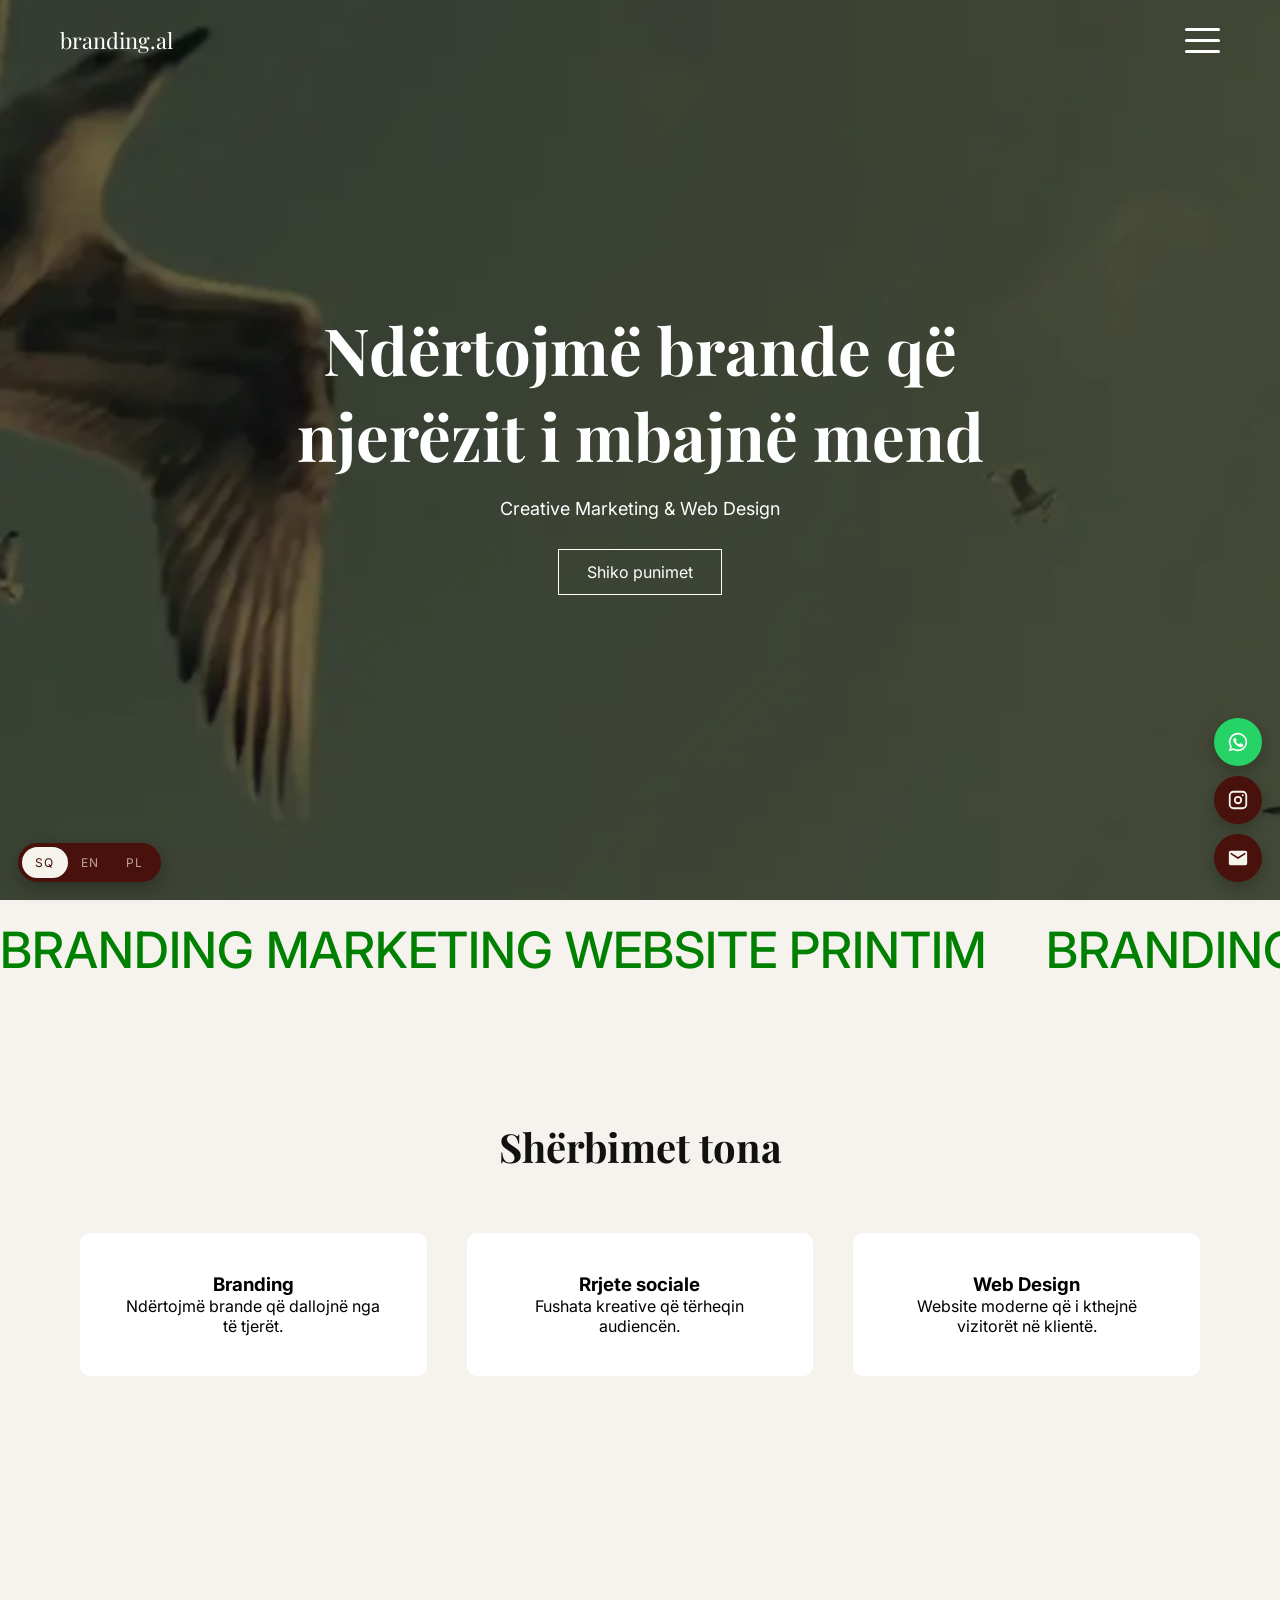
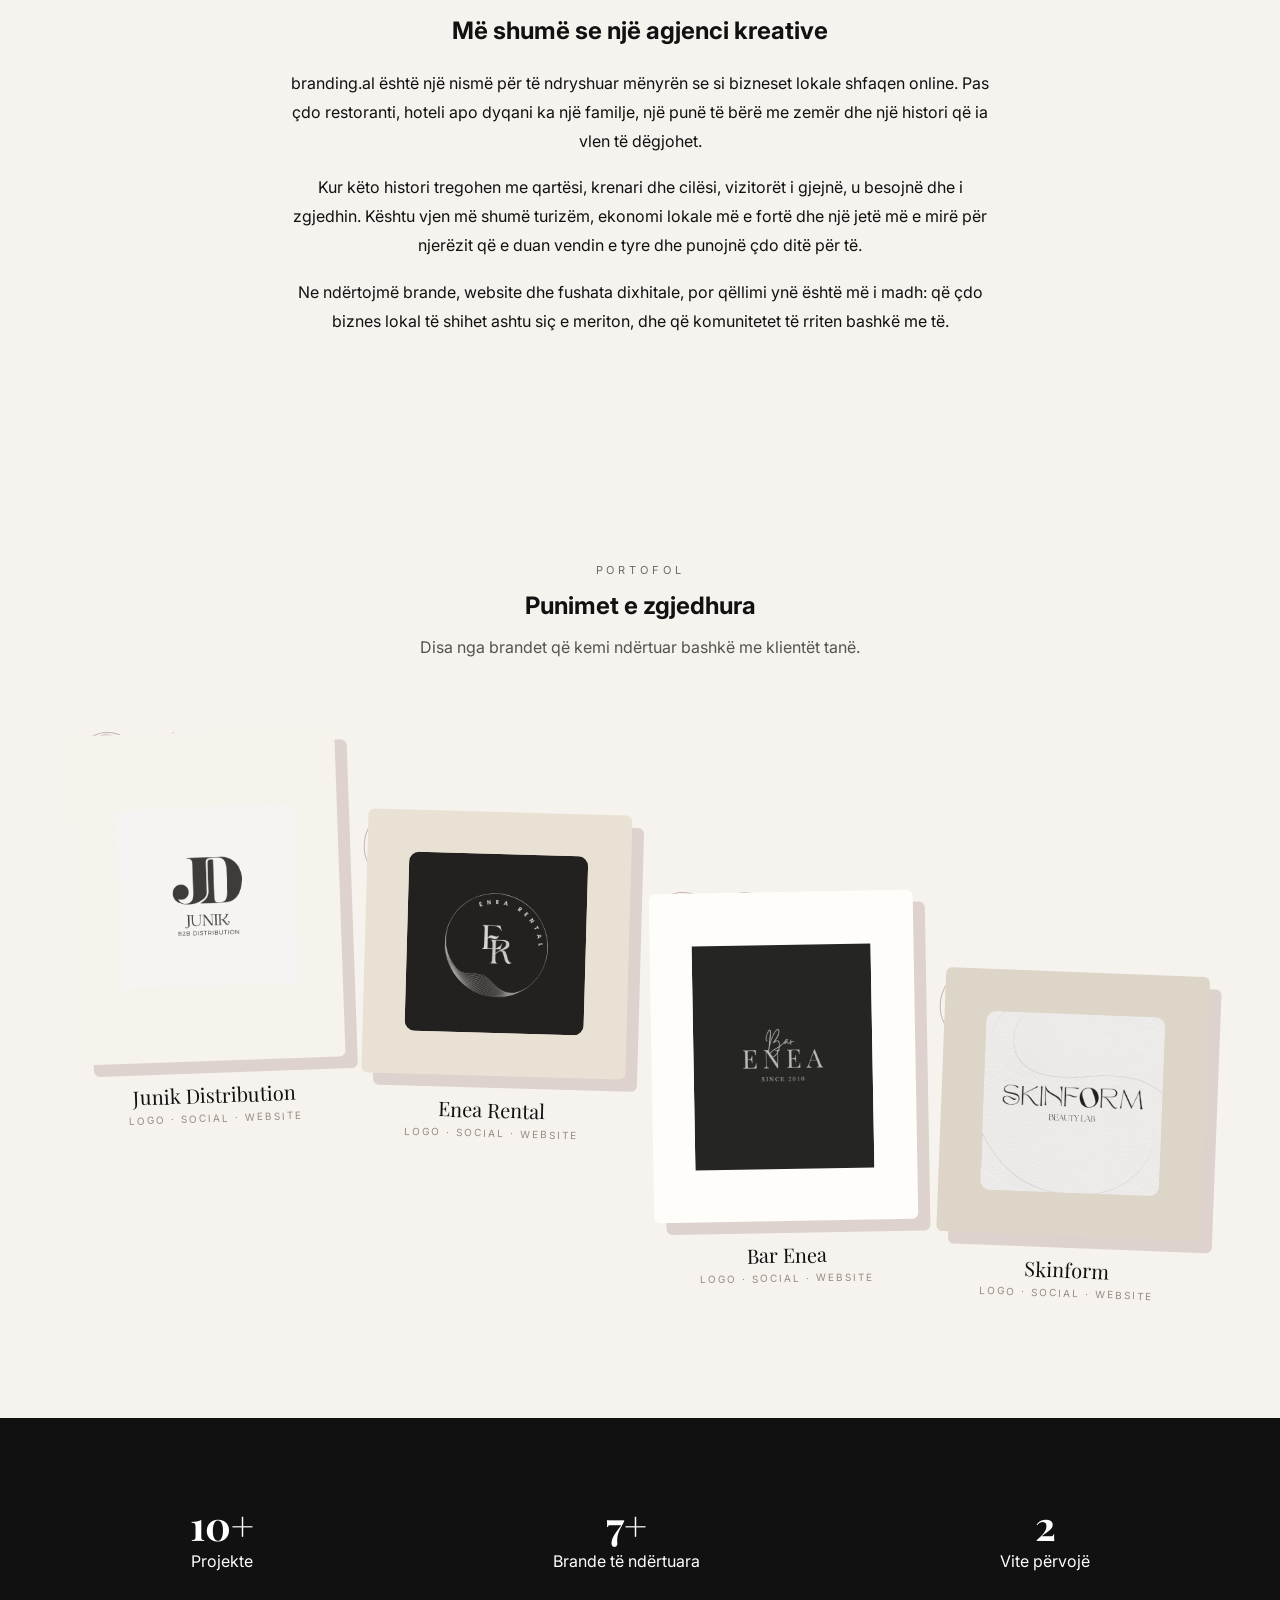
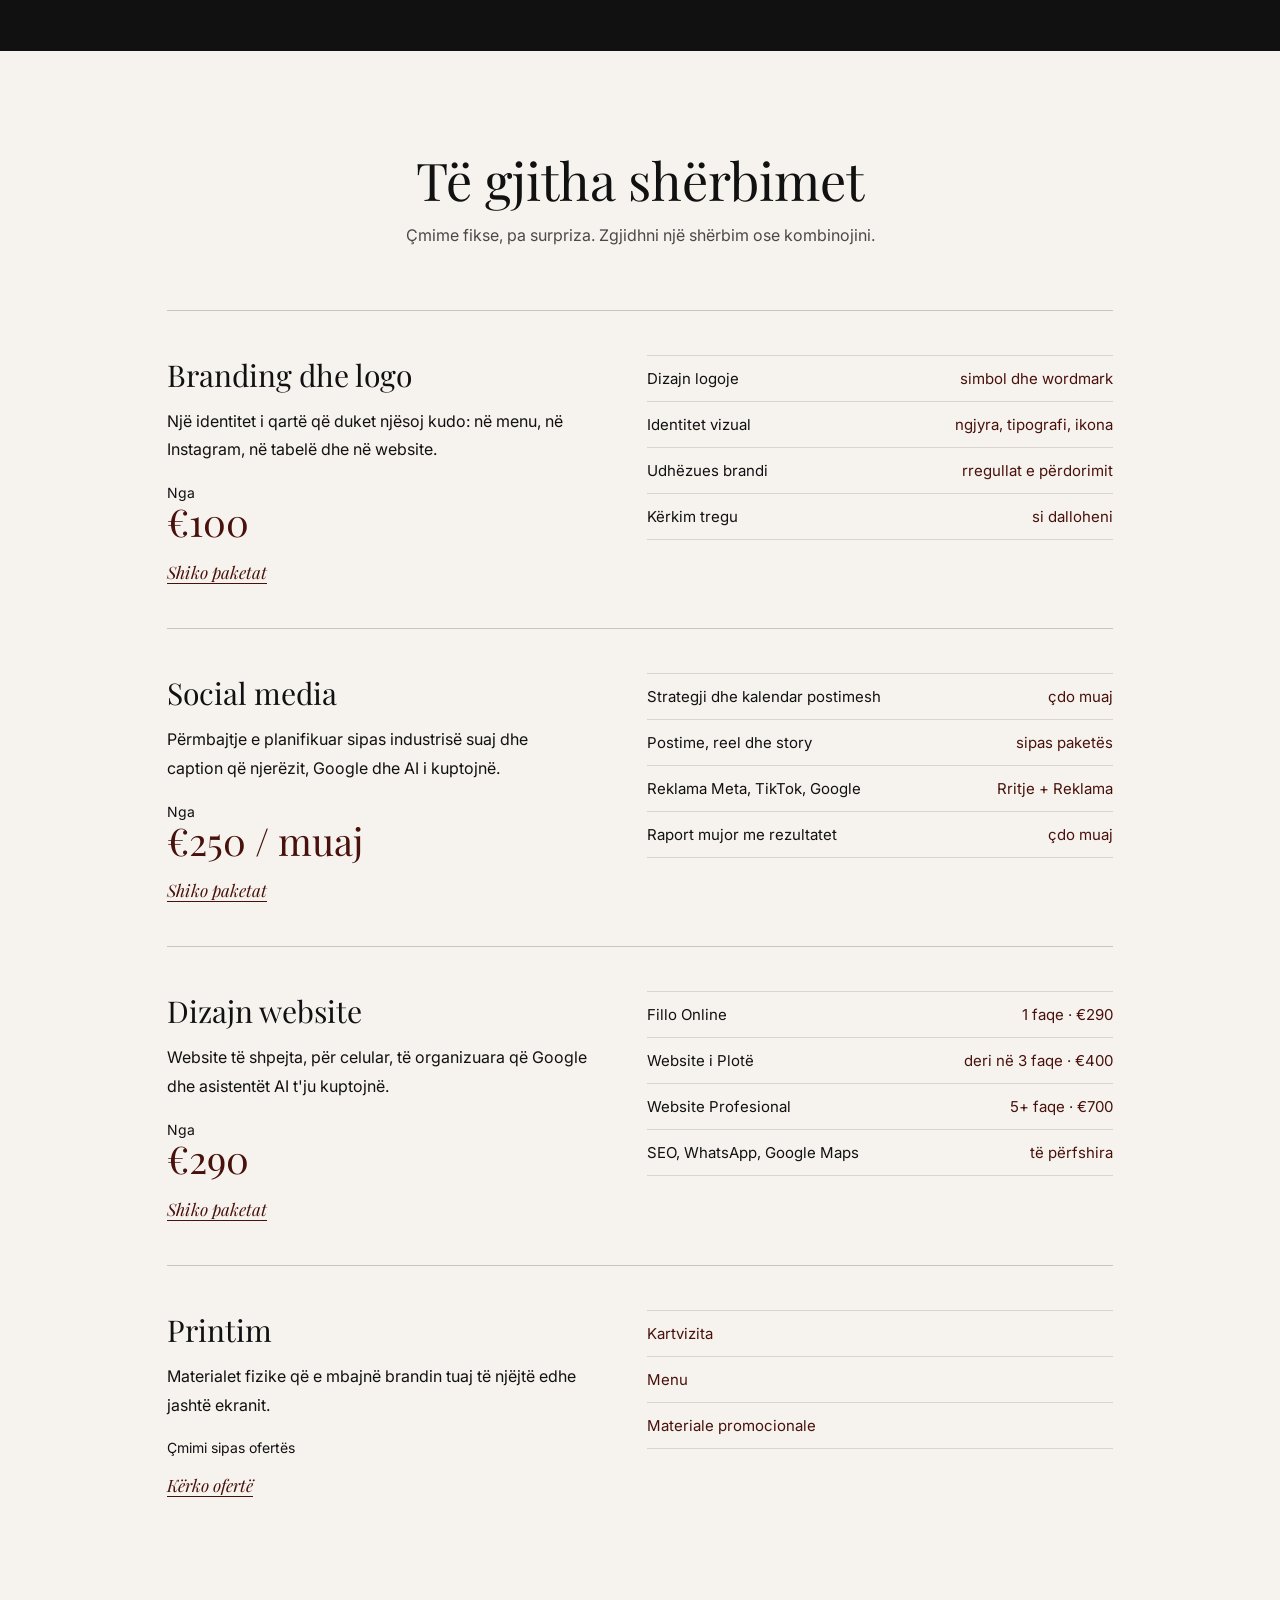
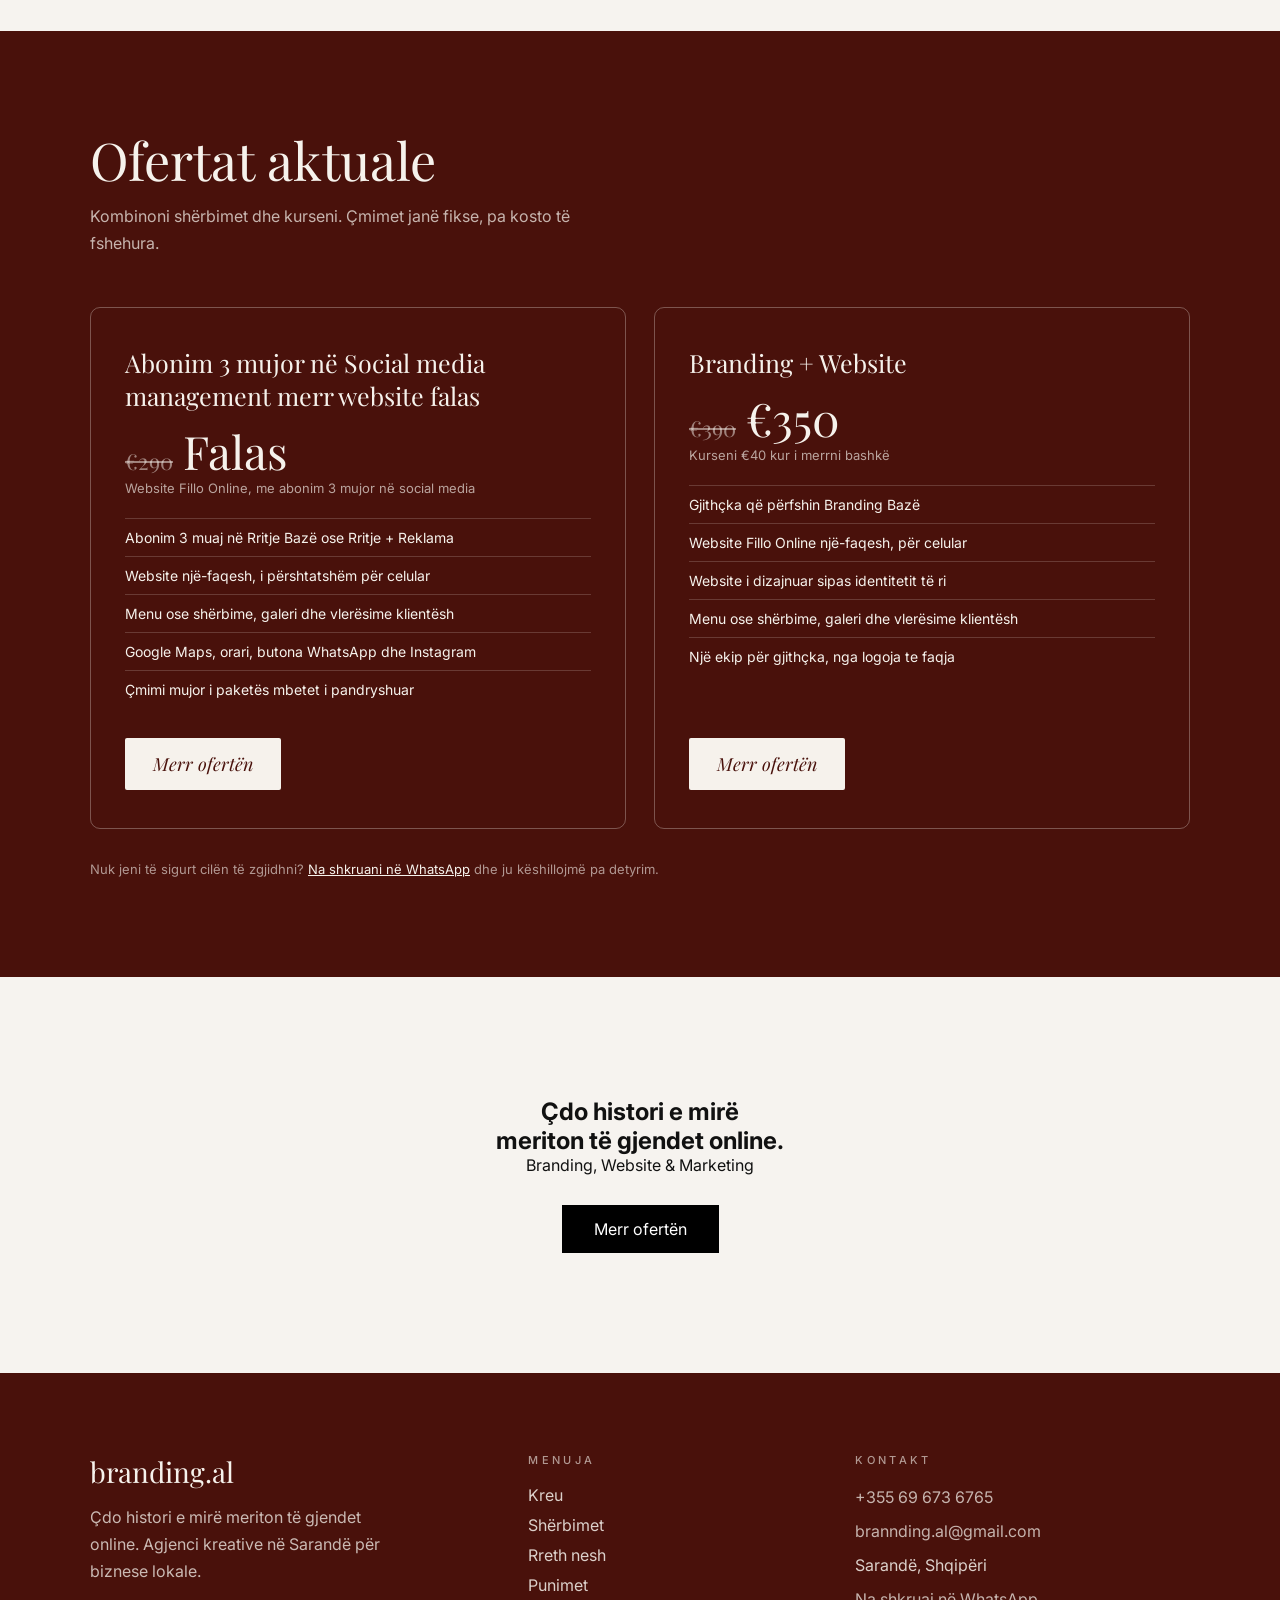
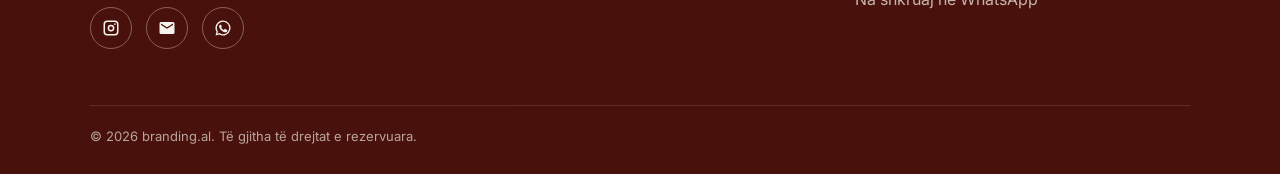
<file: index.html>
<!DOCTYPE html>
<html lang="sq">

<head>

<meta charset="UTF-8">
<meta name="viewport" content="width=device-width, initial-scale=1.0">

<title>branding.al</title>
<link rel="icon" type="image/png" href="logo/favicon.png">
<link rel="apple-touch-icon" href="logo/favicon.png">

<link rel="stylesheet" href="style.css">

<link rel="preconnect" href="https://fonts.googleapis.com">
<link rel="preconnect" href="https://fonts.gstatic.com" crossorigin>
<link href="https://fonts.googleapis.com/css2?family=Playfair+Display:wght@400;600&family=Inter:wght@300;400;500&display=swap" rel="stylesheet">

<style>
html{scroll-behavior:smooth;}
section[id],footer[id]{scroll-margin-top:70px;}

/* Rreth nesh */
.about-grid{
  display:block;
  max-width:700px;
  margin:0 auto;
  text-align:center;
}
.about-text h2{
  margin-bottom:24px;
}
.about-text p{
  margin:0 auto 18px;
  line-height:1.8;
}

/* ===== Punimet e zgjedhura: shkallë ===== */
.portfolio{
  padding:90px 6vw 120px;
  overflow:hidden;
}
.portfolio-head{
  text-align:center;
  max-width:560px;
  margin:0 auto 70px;
}
.portfolio-head .eyebrow{
  display:block;
  font-size:11px;
  letter-spacing:.35em;
  text-transform:uppercase;
  opacity:.6;
  margin-bottom:14px;
}
.portfolio-head h2{margin-bottom:14px;}
.portfolio-head p{opacity:.7;line-height:1.7;}

.portfolio-grid{
  display:grid;
  grid-template-columns:repeat(12,1fr);
  column-gap:24px;
  align-items:start;
  max-width:1200px;
  margin:0 auto;
}

/* çdo "shkallë" */
.step{
  position:relative;
  transform:translate3d(0,var(--py,0px),0);
  will-change:transform;
}
.step:nth-child(1){grid-column:1/4;  margin-top:0;}
.step:nth-child(2){grid-column:4/7;  margin-top:80px;}
.step:nth-child(3){grid-column:7/10; margin-top:160px;}
.step:nth-child(4){grid-column:10/13;margin-top:240px;}

/* numri i madh në sfond */
.step::before{
  content:attr(data-n);
  position:absolute;
  top:-46px;
  left:-6px;
  z-index:0;
  font-family:'Playfair Display',serif;
  font-size:120px;
  line-height:1;
  color:transparent;
  -webkit-text-stroke:1px rgba(73,17,11,.28);
  pointer-events:none;
}

.project{
  position:relative;
  z-index:1;
  margin:0;
  --r:-2deg;
  transform:rotate(var(--r));
  transition:transform .5s cubic-bezier(.2,.8,.2,1);
}
.step:nth-child(2) .project{--r:1.6deg;}
.step:nth-child(3) .project{--r:-1deg;}
.step:nth-child(4) .project{--r:2.2deg;}
.project:hover,
.project.active{
  transform:rotate(0deg) translateY(-10px) scale(1.03);
}

/* linku që mbështjell projektin */
.project-link{
  display:block;
  color:inherit;
  text-decoration:none;
  cursor:pointer;
}
.project-link:focus-visible{
  outline:2px solid rgba(73,17,11,.6);
  outline-offset:6px;
  border-radius:6px;
}

.project-img{
  aspect-ratio:4/5;
  display:flex;
  align-items:center;
  justify-content:center;
  padding:16%;
  background:#f6f2ec;
  border-radius:6px;
  box-shadow:12px 12px 0 rgba(73,17,11,.14);
  transition:box-shadow .5s ease;
}
.step:nth-child(2) .project-img{background:#e9e1d3;aspect-ratio:1/1;}
.step:nth-child(3) .project-img{background:#fffdf9;}
.step:nth-child(4) .project-img{background:#ddd5c8;aspect-ratio:1/1;}
.project:hover .project-img,
.project.active .project-img{
  box-shadow:18px 18px 0 rgba(73,17,11,.22);
}

.project img{
  width:100%;
  height:100%;
  object-fit:contain;
  display:block;
  filter:grayscale(1);
  opacity:.85;
  transition:filter .5s ease,opacity .5s ease,transform .5s ease;
  cursor:pointer;
}
.project:hover img,
.project.active img{
  filter:none;
  opacity:1;
  transform:scale(1.06);
}

.project figcaption{
  display:flex;
  flex-direction:column;
  gap:4px;
  padding:20px 4px 0;
  color:#56483b;
}
.project .name{
  font-family:'Playfair Display',serif;
  font-size:20px;
  color:#111;
}
.project .tag{
  font-size:10px;
  letter-spacing:.2em;
  text-transform:uppercase;
  opacity:.6;
}

/* animacioni i shfaqjes */
.project.pre{opacity:0;}
.project.in{animation:rise .9s cubic-bezier(.2,.8,.2,1) backwards;animation-delay:var(--d,0s);}
@keyframes rise{
  from{opacity:0;transform:translateY(50px) rotate(calc(var(--r) * 3));}
}

/* tablet / telefon: zigzag */
@media(max-width:900px){
  .portfolio{padding:60px 6vw 80px;}
  .portfolio-grid{
    grid-template-columns:1fr;
    row-gap:56px;
    max-width:520px;
  }
  .step:nth-child(n){
    grid-column:1;
    margin-top:0;
    width:78%;
    transform:none;
  }
  .step:nth-child(even){justify-self:end;}
  .step::before{font-size:90px;top:-34px;}
  .project-img{box-shadow:9px 9px 0 rgba(73,17,11,.14);}
}
/* telefon: logot gjithmonë me ngjyra */
@media(hover:none){
  .project img{filter:none;opacity:1;}
}
@media(prefers-reduced-motion:reduce){
  .project.in{animation:none;}
  .step{transform:none !important;}
}

/* ===== Menuja hamburger ===== */
.menu-btn{cursor:pointer;}
.menu-overlay{
  position:fixed;
  inset:0;
  z-index:2000;
  background:#49110b;
  color:#f6f2ec;
  display:flex;
  flex-direction:column;
  align-items:center;
  justify-content:center;
  gap:6px;
  opacity:0;
  visibility:hidden;
  transition:opacity .4s ease,visibility .4s ease;
}
.menu-overlay.open{opacity:1;visibility:visible;}
.menu-close{
  position:absolute;
  top:22px;
  right:6vw;
  background:none;
  border:0;
  color:#f6f2ec;
  font-size:44px;
  line-height:1;
  cursor:pointer;
  padding:6px 12px;
}
.menu-overlay nav{
  display:flex;
  flex-direction:column;
  align-items:center;
  gap:10px;
}
.menu-overlay nav a{
  font-family:'Playfair Display',serif;
  font-size:clamp(34px,7vw,56px);
  color:#f6f2ec;
  text-decoration:none;
  opacity:0;
  transform:translateY(20px);
  transition:opacity .5s ease,transform .5s ease,letter-spacing .3s ease;
}
.menu-overlay.open nav a{opacity:1;transform:none;}
.menu-overlay.open nav a:nth-child(1){transition-delay:.10s;}
.menu-overlay.open nav a:nth-child(2){transition-delay:.17s;}
.menu-overlay.open nav a:nth-child(3){transition-delay:.24s;}
.menu-overlay.open nav a:nth-child(4){transition-delay:.31s;}
.menu-overlay.open nav a:nth-child(5){transition-delay:.38s;}
.menu-overlay.open nav a:nth-child(6){transition-delay:.45s;}
.menu-overlay nav a:hover{letter-spacing:.04em;}
.menu-social{
  display:flex;
  gap:22px;
  margin-top:40px;
  font-size:12px;
  letter-spacing:.2em;
  text-transform:uppercase;
}
.menu-social a{color:#f6f2ec;text-decoration:none;opacity:.7;}
.menu-social a:hover{opacity:1;}
body.menu-open{overflow:hidden;}

/* ===== Footer ===== */
.site-footer{
  background:#49110b;
  color:#f6f2ec;
  padding:80px 6vw 30px;
  text-align:left;
}
.footer-grid{
  max-width:1100px;
  margin:0 auto;
  display:grid;
  grid-template-columns:1.4fr 1fr 1.2fr;
  gap:48px;
}
.footer-brand .f-logo{
  font-family:'Playfair Display',serif;
  font-size:28px;
  margin-bottom:14px;
}
.footer-brand p{
  opacity:.75;
  line-height:1.7;
  max-width:320px;
  margin:0;
}
.site-footer h4{
  font-size:11px;
  letter-spacing:.3em;
  text-transform:uppercase;
  opacity:.6;
  margin:0 0 18px;
  font-weight:500;
}
.site-footer ul{list-style:none;margin:0;padding:0;}
.site-footer li{margin-bottom:10px;}
.site-footer a{
  color:#f6f2ec;
  text-decoration:none;
  opacity:.85;
  transition:opacity .3s ease;
}
.site-footer a:hover{opacity:1;text-decoration:underline;}
.footer-contact li{opacity:.85;line-height:1.5;}
.footer-social{
  display:flex;
  gap:14px;
  margin-top:22px;
}
.footer-social a{
  width:42px;
  height:42px;
  border:1px solid rgba(246,242,236,.35);
  border-radius:50%;
  display:flex;
  align-items:center;
  justify-content:center;
  opacity:1;
  transition:background .3s ease,color .3s ease;
}
.footer-social a:hover{
  background:#f6f2ec;
  color:#49110b;
  text-decoration:none;
}
.footer-social svg{width:18px;height:18px;fill:currentColor;}
.footer-bottom{
  max-width:1100px;
  margin:56px auto 0;
  padding-top:22px;
  border-top:1px solid rgba(246,242,236,.18);
  display:flex;
  justify-content:space-between;
  flex-wrap:wrap;
  gap:10px;
  font-size:13px;
  opacity:.65;
}
.footer-bottom p{margin:0;}
@media(max-width:800px){
  .footer-grid{grid-template-columns:1fr;gap:36px;}
  .site-footer{padding:60px 6vw 26px;}
}
/* ===== Të gjitha shërbimet + Ofertat ===== */
.all-svc{max-width:1100px;margin:0 auto;padding:100px 6vw 90px;}
.all-svc h2{font-family:'Playfair Display',serif;font-weight:400;font-size:clamp(34px,5vw,52px);line-height:1.1;margin-bottom:14px;text-align:center;}
.all-svc .all-sub{text-align:center;max-width:520px;margin:0 auto 60px;opacity:.75;line-height:1.7;}
.svc-row{display:grid;grid-template-columns:1fr 1.1fr;gap:56px;padding:44px 0;border-top:1px solid rgba(86,72,59,.28);text-align:left;}
.svc-row h3{font-family:'Playfair Display',serif;font-weight:400;font-size:30px;color:#111;margin-bottom:12px;}
.svc-row p{line-height:1.8;max-width:420px;}
.svc-row .from{margin-top:20px;font-size:14px;}
.svc-row .from strong{display:block;font-family:'Playfair Display',serif;font-weight:400;font-size:38px;color:#49110b;line-height:1.1;}
.svc-row .more{display:inline-block;margin-top:18px;font-family:'Playfair Display',serif;font-style:italic;font-size:17px;color:#49110b;text-decoration:none;border-bottom:1px solid #49110b;}
.svc-row ul{list-style:none;margin:0;padding:0;}
.svc-row li{padding:13px 0;border-bottom:1px solid rgba(86,72,59,.18);font-size:15px;display:flex;justify-content:space-between;gap:20px;}
.svc-row li:first-child{border-top:1px solid rgba(86,72,59,.18);}
.svc-row li span:last-child{color:#49110b;text-align:right;}

.offers-sec{background:#49110b;color:#f6f2ec;padding:100px 6vw;}
.offers-in{max-width:1100px;margin:0 auto;text-align:left;}
.offers-in h2{font-family:'Playfair Display',serif;font-weight:400;font-size:clamp(34px,5vw,52px);line-height:1.1;}
.offers-in .o-sub{margin-top:14px;max-width:520px;color:rgba(246,242,236,.72);line-height:1.7;}
.offer-grid{display:grid;grid-template-columns:1fr 1fr;gap:28px;margin-top:50px;}
.offer{border:1px solid rgba(246,242,236,.3);border-radius:10px;padding:38px 34px;display:flex;flex-direction:column;}
.offer h3{font-family:'Playfair Display',serif;font-weight:400;font-size:25px;}
.offer .price{margin:16px 0 6px;font-family:'Playfair Display',serif;font-size:46px;line-height:1;}
.offer .price s{font-size:22px;color:rgba(246,242,236,.5);margin-right:10px;}
.offer .note{font-size:13px;color:rgba(246,242,236,.65);}
.offer ul{list-style:none;margin:22px 0 30px;padding:0;flex:1;}
.offer li{padding:10px 0;border-top:1px solid rgba(246,242,236,.18);font-size:14px;margin:0;}
.offer a.o-cta{align-self:flex-start;padding:14px 28px;background:#f6f2ec;color:#49110b;text-decoration:none;font-family:'Playfair Display',serif;font-style:italic;font-size:18px;border-radius:2px;opacity:1;}
.offer a.o-cta:hover{background:#c8c2b7;}
.o-fine{margin-top:32px;font-size:13px;color:rgba(246,242,236,.6);}
.o-fine a{color:#f6f2ec;}
@media(max-width:900px){
  .svc-row{grid-template-columns:1fr;gap:24px;padding:36px 0;}
  .offer-grid{grid-template-columns:1fr;}
  .offers-sec{padding:70px 6vw;}
}

/* ===== Floating socials ===== */
.float-social{
  position:fixed;
  right:18px;
  bottom:18px;
  z-index:1500;
  display:flex;
  flex-direction:column;
  gap:10px;
}
.float-social a{
  width:48px;
  height:48px;
  border-radius:50%;
  display:flex;
  align-items:center;
  justify-content:center;
  background:#49110b;
  color:#f6f2ec;
  box-shadow:0 6px 18px rgba(0,0,0,.25);
  transition:transform .3s ease,background .3s ease;
}
.float-social a:hover{transform:translateY(-3px) scale(1.06);background:#6b1a11;}
.float-social a.wa{background:#25d366;color:#fff;}
.float-social a.wa:hover{background:#1ebe5a;}
.float-social svg{width:22px;height:22px;fill:currentColor;}

/* ===== Zgjedhësi i gjuhës ===== */
.lang-switch{
  position:fixed;
  left:18px;
  bottom:18px;
  z-index:1500;
  display:flex;
  background:#49110b;
  border-radius:999px;
  padding:4px;
  box-shadow:0 6px 18px rgba(0,0,0,.25);
}
.lang-switch button{
  border:0;
  background:none;
  color:#f6f2ec;
  font-family:'Inter',sans-serif;
  font-size:12px;
  letter-spacing:.12em;
  padding:8px 13px;
  border-radius:999px;
  cursor:pointer;
  opacity:.65;
  transition:background .3s ease,color .3s ease,opacity .3s ease;
}
.lang-switch button:hover{opacity:1;}
.lang-switch button.active{background:#f6f2ec;color:#49110b;opacity:1;}
body.menu-open .float-social,
body.menu-open .lang-switch{display:none;}
@media(max-width:600px){
  .float-social{right:12px;bottom:12px;gap:8px;}
  .float-social a{width:44px;height:44px;}
  .lang-switch{left:12px;bottom:12px;}
}
</style>

<meta name="description" content="branding.al është agjenci kreative në Shqipëri: logo, branding, website, social media dhe printim për biznese lokale, hotele dhe restorante.">
<link rel="canonical" href="https://4rpx2hx65q-cloud.github.io/branding.al/">

<meta property="og:type" content="website">
<meta property="og:locale" content="sq_AL">
<meta property="og:title" content="branding.al | Agjenci kreative: branding, website, marketing">
<meta property="og:description" content="Ndërtojmë brande, website dhe fushata dixhitale për biznese lokale në Shqipëri.">
<meta property="og:url" content="https://4rpx2hx65q-cloud.github.io/branding.al/">
<meta property="og:image" content="https://4rpx2hx65q-cloud.github.io/branding.al/logo/branding%20prof.png">

<script type="application/ld+json">
{
  "@context": "https://schema.org",
  "@graph": [
    {
      "@type": "ProfessionalService",
      "@id": "https://4rpx2hx65q-cloud.github.io/branding.al/#organization",
      "name": "branding.al",
      "alternateName": "Branding AL",
      "url": "https://4rpx2hx65q-cloud.github.io/branding.al/",
      "logo": "https://4rpx2hx65q-cloud.github.io/branding.al/logo/favicon.png",
      "image": "https://4rpx2hx65q-cloud.github.io/branding.al/logo/branding%20prof.png",
      "description": "Agjenci kreative në Shqipëri që ndihmon bizneset lokale (restorante, hotele, dyqane, kompani) me logo, branding, website, social media dhe printim.",
      "slogan": "Çdo histori e mirë meriton të gjendet online.",
      "foundingDate": "2026",
      "founder": { "@type": "Person", "name": "Sindi" },
      "areaServed": { "@type": "Country", "name": "Albania" },
      "address": {
        "@type": "PostalAddress",
        "addressLocality": "Sarandë",
        "addressCountry": "AL"
      },
      "telephone": "+355696736765",
      "email": "brannding.al@gmail.com",
      "contactPoint": {
        "@type": "ContactPoint",
        "contactType": "customer service",
        "telephone": "+355696736765",
        "email": "brannding.al@gmail.com",
        "availableLanguage": ["sq", "en", "pl"]
      },
      "sameAs": [
        "https://www.instagram.com/branding__al/"
      ],
      "knowsAbout": ["Branding", "Dizajn logoje", "Dizajn website", "Marketing në rrjete sociale", "Printim"],
      "makesOffer": [
        { "@type": "Offer", "itemOffered": { "@type": "Service", "name": "Branding dhe logo", "url": "https://4rpx2hx65q-cloud.github.io/branding.al/services/branding.html" } },
        { "@type": "Offer", "itemOffered": { "@type": "Service", "name": "Social Media Marketing", "url": "https://4rpx2hx65q-cloud.github.io/branding.al/services/social.html" } },
        { "@type": "Offer", "itemOffered": { "@type": "Service", "name": "Dizajn Website", "url": "https://4rpx2hx65q-cloud.github.io/branding.al/services/web.html" } },
        { "@type": "Offer", "itemOffered": { "@type": "Service", "name": "Printim", "url": "https://4rpx2hx65q-cloud.github.io/branding.al/#sherbimet" } }
      ]
    },
    {
      "@type": "WebSite",
      "@id": "https://4rpx2hx65q-cloud.github.io/branding.al/#website",
      "url": "https://4rpx2hx65q-cloud.github.io/branding.al/",
      "name": "branding.al",
      "inLanguage": ["sq", "en", "pl"],
      "publisher": { "@id": "https://4rpx2hx65q-cloud.github.io/branding.al/#organization" }
    },
    {
      "@type": "FAQPage",
      "inLanguage": "sq",
      "mainEntity": [
        {
          "@type": "Question",
          "name": "Sa kushton një logo në Shqipëri?",
          "acceptedAnswer": { "@type": "Answer", "text": "Çmimi varet nga numri i koncepteve dhe nga pakoja e brandit. Te branding.al logo fillon nga 100 € dhe përfshin skica, korrigjime dhe skedarët final për print dhe web. Na shkruaj për një ofertë të saktë." }
        },
        {
          "@type": "Question",
          "name": "Sa zgjat ndërtimi i një website për biznes?",
          "acceptedAnswer": { "@type": "Answer", "text": "Një website prezantues për biznes lokal zakonisht zgjat 2 deri në 4 javë, në varësi të përmbajtjes dhe fotove që jepen në kohë." }
        },
        {
          "@type": "Question",
          "name": "Çfarë shërbimesh ofron branding.al?",
          "acceptedAnswer": { "@type": "Answer", "text": "branding.al ofron logo dhe identitet vizual, dizajn website, menaxhim dhe fushata në rrjete sociale, si dhe printim (kartvizita, menu, materiale promocionale)." }
        },
        {
          "@type": "Question",
          "name": "A punoni me biznese jashtë qytetit tonë?",
          "acceptedAnswer": { "@type": "Answer", "text": "Po. Punojmë me biznese në të gjithë Shqipërinë, online dhe në telefon, dhe takohemi nëse projekti e kërkon." }
        },
        {
          "@type": "Question",
          "name": "Pse një biznes lokal ka nevojë për brand dhe website profesional?",
          "acceptedAnswer": { "@type": "Answer", "text": "Turistët dhe klientët e rinj kërkojnë online para se të zgjedhin. Një brand i qartë dhe një website i shpejtë i bëjnë t'i besojnë biznesit, ta gjejnë dhe ta zgjedhin atë para konkurrentëve." }
        }
      ]
    }
  ]
}
</script>

</head>

<body>

<header class="navbar">

<div class="logo">branding.al</div>

<div class="menu-btn" id="menuBtn" role="button" tabindex="0" aria-label="Hap menunë" aria-expanded="false">
<span></span>
<span></span>
<span></span>
</div>

</header>


<!-- MENUJA (hamburger) -->

<div class="menu-overlay" id="menuOverlay" aria-hidden="true">

<button class="menu-close" id="menuClose" aria-label="Mbyll menunë">&times;</button>

<nav>
<a href="#top">Kreu</a>
<a href="#services">Shërbimet</a>
<a href="#about">Rreth nesh</a>
<a href="#work">Punimet</a>
<a href="#contact">Kontakt</a>
<a href="#oferta">Ofertat</a>
</nav>

<div class="menu-social">
<a href="https://www.instagram.com/branding__al/" target="_blank" rel="noopener">Instagram</a>
<a href="mailto:brannding.al@gmail.com">Gmail</a>
</div>

</div>


<!-- HERO -->

<section class="hero" id="top">

<video id="heroVideo" class="hero-video" autoplay muted loop playsinline preload="metadata" poster="logo/herovideo-poster.webp">
  <source src="logo/herovideo-mobile.mp4" type="video/mp4">
</video>

<div class="hero-overlay">

<h1>Ndërtojmë brande që njerëzit i mbajnë mend</h1>

<p>Creative Marketing &amp; Web Design</p>

<a href="#work" class="btn">Shiko punimet</a>

</div>

</section>


<!-- TEKSTI QË LËVIZ -->

<section class="scroll-text">

<div class="scroll-track">

<span>BRANDING   MARKETING   WEBSITE   PRINTIM  </span>
<span>BRANDING   MARKETING   WEBSITE   PRINTIM </span>
<span>BRANDING   MARKETING   WEBSITE   PRINTIM </span>
<span>BRANDING   MARKETING   WEBSITE   PRINTIM </span>
</div>

</section>


<!-- SHËRBIMET -->

<section class="services" id="services">

<h2>Shërbimet tona</h2>

<div class="service-grid">

<a href="services/branding.html" class="service">
<h3>Branding</h3>
<p>Ndërtojmë brande që dallojnë nga të tjerët.</p>
</a>

<a href="services/social.html" class="service">
<h3>Rrjete sociale</h3>
<p>Fushata kreative që tërheqin audiencën.</p>
</a>

<a href="services/web.html" class="service">
<h3>Web Design</h3>
<p>Website moderne që i kthejnë vizitorët në klientë.</p>
</a>

</div>

</section>


<!-- RRETH NESH -->

<section class="about" id="about">

<div class="about-grid">

<div class="about-text">

<h2>Më shumë se një agjenci kreative</h2>

<p>
branding.al është një nismë për të ndryshuar mënyrën se si
bizneset lokale shfaqen online. Pas çdo restoranti, hoteli
apo dyqani ka një familje, një punë të bërë me zemër dhe një
histori që ia vlen të dëgjohet.
</p>

<p>
Kur këto histori tregohen me qartësi, krenari dhe cilësi,
vizitorët i gjejnë, u besojnë dhe i zgjedhin. Kështu vjen më
shumë turizëm, ekonomi lokale më e fortë dhe një jetë më e mirë
për njerëzit që e duan vendin e tyre dhe punojnë çdo ditë për të.
</p>

<p>
Ne ndërtojmë brande, website dhe fushata dixhitale, por qëllimi
ynë është më i madh: që çdo biznes lokal të shihet ashtu siç e
meriton, dhe që komunitetet të rriten bashkë me të.
</p>

</div>

</div>

</section>


<!-- PORTOFOLI -->

<section class="portfolio" id="work">

<div class="portfolio-head">
<span class="eyebrow">Portofol</span>
<h2>Punimet e zgjedhura</h2>
<p>Disa nga brandet që kemi ndërtuar bashkë me klientët tanë.</p>
</div>

<div class="portfolio-grid">

<div class="step" data-n="01">
<figure class="project">
<a class="project-link" href="https://4rpx2hx65q-cloud.github.io/Junik_distribution/" target="_blank" rel="noopener">
<div class="project-img">
<img src="brende/2.webp" alt="Logoja e Junik Distribution" loading="lazy">
</div>
<figcaption>
<span class="name">Junik Distribution</span>
<span class="tag">Logo · Social · Website</span>
</figcaption>
</a>
</figure>
</div>

<div class="step" data-n="02">
<figure class="project">
<a class="project-link" href="https://4rpx2hx65q-cloud.github.io/Enea_Rental/" target="_blank" rel="noopener">
<div class="project-img">
<img src="brende/logo1.webp" alt="Logoja e Enea Rental" loading="lazy">
</div>
<figcaption>
<span class="name">Enea Rental</span>
<span class="tag">Logo · Social · Website</span>
</figcaption>
</a>
</figure>
</div>

<div class="step" data-n="03">
<figure class="project">
<a class="project-link" href="https://4rpx2hx65q-cloud.github.io/bar_enea_sarande/" target="_blank" rel="noopener">
<div class="project-img">
<img src="brende/eneabar.webp" alt="Logoja e Bar Enea" loading="lazy">
</div>
<figcaption>
<span class="name">Bar Enea</span>
<span class="tag">Logo · Social · Website</span>
</figcaption>
</a>
</figure>
</div>

<div class="step" data-n="04">
<figure class="project">
<a class="project-link" href="https://skinform.al" target="_blank" rel="noopener">
<div class="project-img">
<img src="brende/skinformlogo.webp" alt="Logoja e Skinform" loading="lazy">
</div>
<figcaption>
<span class="name">Skinform</span>
<span class="tag">Logo · Social · Website</span>
</figcaption>
</a>
</figure>
</div>

</div>

</section>


<!-- STATISTIKAT -->

<section class="stats">

<div class="stat">
<h3>10+</h3>
<p>Projekte</p>
</div>

<div class="stat">
<h3>7+</h3>
<p>Brande të ndërtuara</p>
</div>

<div class="stat">
<h3>2</h3>
<p>Vite përvojë</p>
</div>

</section>


<!-- TË GJITHA SHËRBIMET -->

<section class="all-svc" id="sherbimet">

<h2>Të gjitha shërbimet</h2>
<p class="all-sub">Çmime fikse, pa surpriza. Zgjidhni një shërbim ose kombinojini.</p>

<div class="svc-row">
<div>
<h3>Branding dhe logo</h3>
<p>Një identitet i qartë që duket njësoj kudo: në menu, në Instagram, në tabelë dhe në website.</p>
<div class="from">Nga <strong>€100</strong></div>
<a class="more" href="services/branding.html">Shiko paketat</a>
</div>
<ul>
<li><span>Dizajn logoje</span><span>simbol dhe wordmark</span></li>
<li><span>Identitet vizual</span><span>ngjyra, tipografi, ikona</span></li>
<li><span>Udhëzues brandi</span><span>rregullat e përdorimit</span></li>
<li><span>Kërkim tregu</span><span>si dalloheni</span></li>
</ul>
</div>

<div class="svc-row">
<div>
<h3>Social media</h3>
<p>Përmbajtje e planifikuar sipas industrisë suaj dhe caption që njerëzit, Google dhe AI i kuptojnë.</p>
<div class="from">Nga <strong>€250 / muaj</strong></div>
<a class="more" href="services/social.html">Shiko paketat</a>
</div>
<ul>
<li><span>Strategji dhe kalendar postimesh</span><span>çdo muaj</span></li>
<li><span>Postime, reel dhe story</span><span>sipas paketës</span></li>
<li><span>Reklama Meta, TikTok, Google</span><span>Rritje + Reklama</span></li>
<li><span>Raport mujor me rezultatet</span><span>çdo muaj</span></li>
</ul>
</div>

<div class="svc-row">
<div>
<h3>Dizajn website</h3>
<p>Website të shpejta, për celular, të organizuara që Google dhe asistentët AI t'ju kuptojnë.</p>
<div class="from">Nga <strong>€290</strong></div>
<a class="more" href="services/web.html">Shiko paketat</a>
</div>
<ul>
<li><span>Fillo Online</span><span>1 faqe · €290</span></li>
<li><span>Website i Plotë</span><span>deri në 3 faqe · €400</span></li>
<li><span>Website Profesional</span><span>5+ faqe · €700</span></li>
<li><span>SEO, WhatsApp, Google Maps</span><span>të përfshira</span></li>
</ul>
</div>

<div class="svc-row">
<div>
<h3>Printim</h3>
<p>Materialet fizike që e mbajnë brandin tuaj të njëjtë edhe jashtë ekranit.</p>
<div class="from">Çmimi sipas ofertës</div>
<a class="more" href="https://wa.me/355696736765?text=P%C3%ABrsh%C3%ABndetje!%20Dua%20nj%C3%AB%20ofert%C3%AB%20p%C3%ABr%20printim." target="_blank" rel="noopener">Kërko ofertë</a>
</div>
<ul>
<li><span>Kartvizita</span></li>
<li><span>Menu</span></li>
<li><span>Materiale promocionale</span></li>
</ul>
</div>

</section>


<!-- OFERTAT -->

<section class="offers-sec" id="oferta">
<div class="offers-in">

<h2>Ofertat aktuale</h2>
<p class="o-sub">Kombinoni shërbimet dhe kurseni. Çmimet janë fikse, pa kosto të fshehura.</p>

<div class="offer-grid">

<article class="offer">
<h3>Abonim 3 mujor në Social media management merr website falas</h3>
<div class="price"><s>€290</s>Falas</div>
<p class="note">Website Fillo Online, me abonim 3 mujor në social media</p>
<ul>
<li>Abonim 3 muaj në Rritje Bazë ose Rritje + Reklama</li>
<li>Website një-faqesh, i përshtatshëm për celular</li>
<li>Menu ose shërbime, galeri dhe vlerësime klientësh</li>
<li>Google Maps, orari, butona WhatsApp dhe Instagram</li>
<li>Çmimi mujor i paketës mbetet i pandryshuar</li>
</ul>
<a class="o-cta" href="https://wa.me/355696736765?text=P%C3%ABrsh%C3%ABndetje!%20Dua%20ofert%C3%ABn%20Abonim%203%20mujor%20me%20website%20falas." target="_blank" rel="noopener">Merr ofertën</a>
</article>

<article class="offer">
<h3>Branding + Website</h3>
<div class="price"><s>€390</s>€350</div>
<p class="note">Kurseni €40 kur i merrni bashkë</p>
<ul>
<li>Gjithçka që përfshin Branding Bazë</li>
<li>Website Fillo Online një-faqesh, për celular</li>
<li>Website i dizajnuar sipas identitetit të ri</li>
<li>Menu ose shërbime, galeri dhe vlerësime klientësh</li>
<li>Një ekip për gjithçka, nga logoja te faqja</li>
</ul>
<a class="o-cta" href="https://wa.me/355696736765?text=P%C3%ABrsh%C3%ABndetje!%20Dua%20ofert%C3%ABn%20Branding%20%2B%20Website." target="_blank" rel="noopener">Merr ofertën</a>
</article>

</div>

<p class="o-fine">Nuk jeni të sigurt cilën të zgjidhni? <a href="https://wa.me/355696736765" target="_blank" rel="noopener">Na shkruani në WhatsApp</a> dhe ju këshillojmë pa detyrim.</p>

</div>
</section>


<!-- CTA -->

<section class="cta">

<h2>Çdo histori e mirë<br>meriton të gjendet online.</h2>
<p>Branding, Website &amp; Marketing</p>

<a href="https://wa.me/355696736765" class="btn-dark" target="_blank" rel="noopener">Merr ofertën</a>

</section>


<!-- FOOTER -->

<footer class="site-footer" id="contact">

<div class="footer-grid">

<div class="footer-brand">
<div class="f-logo">branding.al</div>
<p>Çdo histori e mirë meriton të gjendet online. Agjenci kreative në Sarandë për biznese lokale.</p>

<div class="footer-social">
<a href="https://www.instagram.com/branding__al/" target="_blank" rel="noopener" aria-label="Instagram">
<svg viewBox="0 0 24 24"><path d="M7 2h10a5 5 0 0 1 5 5v10a5 5 0 0 1-5 5H7a5 5 0 0 1-5-5V7a5 5 0 0 1 5-5zm0 2a3 3 0 0 0-3 3v10a3 3 0 0 0 3 3h10a3 3 0 0 0 3-3V7a3 3 0 0 0-3-3H7zm5 3.5A4.5 4.5 0 1 1 7.5 12 4.5 4.5 0 0 1 12 7.5zm0 2A2.5 2.5 0 1 0 14.5 12 2.5 2.5 0 0 0 12 9.5zM17.2 5.8a1.1 1.1 0 1 1-1.1 1.1 1.1 1.1 0 0 1 1.1-1.1z"/></svg>
</a>
<a href="mailto:brannding.al@gmail.com" aria-label="Gmail">
<svg viewBox="0 0 24 24"><path d="M20 4H4a2 2 0 0 0-2 2v12a2 2 0 0 0 2 2h16a2 2 0 0 0 2-2V6a2 2 0 0 0-2-2zm0 4-8 5-8-5V6l8 5 8-5v2z"/></svg>
</a>
<a href="https://wa.me/355696736765" target="_blank" rel="noopener" aria-label="WhatsApp">
<svg viewBox="0 0 24 24"><path d="M12 2a10 10 0 0 0-8.6 15.1L2 22l5-1.3A10 10 0 1 0 12 2zm0 18.2a8.2 8.2 0 0 1-4.2-1.2l-.3-.2-3 .8.8-2.9-.2-.3A8.2 8.2 0 1 1 12 20.2zm4.5-6.1c-.2-.1-1.5-.7-1.7-.8-.2-.1-.4-.1-.6.1l-.8 1c-.1.2-.3.2-.5.1a6.7 6.7 0 0 1-3.3-2.9c-.2-.4.2-.4.7-1.3.1-.2 0-.3 0-.5l-.8-1.8c-.2-.5-.4-.4-.6-.4h-.5a1 1 0 0 0-.7.3 3 3 0 0 0-.9 2.2 5.3 5.3 0 0 0 1.1 2.8 12 12 0 0 0 4.6 4c1.7.7 2.4.8 3.3.6a2.8 2.8 0 0 0 1.8-1.3 2.2 2.2 0 0 0 .2-1.3c-.1-.1-.3-.2-.5-.3z"/></svg>
</a>
</div>
</div>

<div>
<h4>Menuja</h4>
<ul>
<li><a href="#top">Kreu</a></li>
<li><a href="#services">Shërbimet</a></li>
<li><a href="#about">Rreth nesh</a></li>
<li><a href="#work">Punimet</a></li>
</ul>
</div>

<div>
<h4>Kontakt</h4>
<ul class="footer-contact">
<li><a href="tel:+355696736765">+355 69 673 6765</a></li>
<li><a href="mailto:brannding.al@gmail.com">brannding.al@gmail.com</a></li>
<li>Sarandë, Shqipëri</li>
<li><a href="https://wa.me/355696736765" target="_blank" rel="noopener">Na shkruaj në WhatsApp</a></li>
</ul>
</div>

</div>

<div class="footer-bottom">
<p>© 2026 branding.al. Të gjitha të drejtat e rezervuara.</p>
</div>

</footer>

<script>
// Hero video: zgjedh versionin e vogël në celular, pastaj e nis
(function(){
  const v=document.getElementById('heroVideo');
  if(!v)return;
  const src=v.querySelector('source');
  if(matchMedia('(max-width:480px)').matches){
    src.src='logo/herovideo-small.mp4';
  }
  v.muted=true;
  v.load();
  const p=v.play();
  if(p&&p.catch)p.catch(()=>{});
})();

// Punimet e zgjedhura: shfaqja një nga një kur bën scroll
const io=new IntersectionObserver(es=>es.forEach(e=>{
  if(e.isIntersecting){
    e.target.classList.remove('pre');
    e.target.classList.add('in');
    io.unobserve(e.target);
  }
}),{threshold:.15});
document.querySelectorAll('.project').forEach((el,i)=>{
  el.style.setProperty('--d',(i*.15)+'s');
  el.classList.add('pre');
  io.observe(el);
});

// Lëvizje e lehtë me scroll (vetëm në kompjuter)
const steps=document.querySelectorAll('.step');
const speeds=[0,-.04,-.08,-.12];
const calm=matchMedia('(prefers-reduced-motion:reduce)').matches;
let ticking=false;
function parallax(){
  ticking=false;
  if(innerWidth<=900||calm){steps.forEach(s=>s.style.removeProperty('--py'));return;}
  const mid=innerHeight/2;
  steps.forEach((s,i)=>{
    const r=s.getBoundingClientRect();
    if(r.bottom<-200||r.top>innerHeight+200)return;
    s.style.setProperty('--py',((r.top+r.height/2-mid)*speeds[i]).toFixed(1)+'px');
  });
}
addEventListener('scroll',()=>{if(!ticking){ticking=true;requestAnimationFrame(parallax);}},{passive:true});
addEventListener('resize',parallax);
parallax();

// Menuja hamburger
const menuBtn=document.getElementById('menuBtn');
const menuOverlay=document.getElementById('menuOverlay');
const menuClose=document.getElementById('menuClose');
function setMenu(open){
  menuOverlay.classList.toggle('open',open);
  menuOverlay.setAttribute('aria-hidden',open?'false':'true');
  menuBtn.setAttribute('aria-expanded',open?'true':'false');
  document.body.classList.toggle('menu-open',open);
}

menuBtn.addEventListener('click',()=>setMenu(true));
menuBtn.addEventListener('keydown',e=>{if(e.key==='Enter'||e.key===' '){e.preventDefault();setMenu(true);}});
menuClose.addEventListener('click',()=>setMenu(false));
menuOverlay.querySelectorAll('a').forEach(a=>a.addEventListener('click',()=>setMenu(false)));
addEventListener('keydown',e=>{if(e.key==='Escape')setMenu(false);});
</script>

<script src="script.js"></script>

<!-- Floating socials -->
<div class="float-social">
  <a class="wa" href="https://wa.me/355696736765" target="_blank" rel="noopener" aria-label="WhatsApp">
    <svg viewBox="0 0 24 24"><path d="M12 2a10 10 0 0 0-8.6 15.1L2 22l5-1.3A10 10 0 1 0 12 2zm0 18.2a8.2 8.2 0 0 1-4.2-1.2l-.3-.2-3 .8.8-2.9-.2-.3A8.2 8.2 0 1 1 12 20.2zm4.5-6.1c-.2-.1-1.5-.7-1.7-.8-.2-.1-.4-.1-.6.1l-.8 1c-.1.2-.3.2-.5.1a6.7 6.7 0 0 1-3.3-2.9c-.2-.4.2-.4.7-1.3.1-.2 0-.3 0-.5l-.8-1.8c-.2-.5-.4-.4-.6-.4h-.5a1 1 0 0 0-.7.3 3 3 0 0 0-.9 2.2 5.3 5.3 0 0 0 1.1 2.8 12 12 0 0 0 4.6 4c1.7.7 2.4.8 3.3.6a2.8 2.8 0 0 0 1.8-1.3 2.2 2.2 0 0 0 .2-1.3c-.1-.1-.3-.2-.5-.3z"/></svg>
  </a>
  <a href="https://www.instagram.com/branding__al/" target="_blank" rel="noopener" aria-label="Instagram">
    <svg viewBox="0 0 24 24"><path d="M7 2h10a5 5 0 0 1 5 5v10a5 5 0 0 1-5 5H7a5 5 0 0 1-5-5V7a5 5 0 0 1 5-5zm0 2a3 3 0 0 0-3 3v10a3 3 0 0 0 3 3h10a3 3 0 0 0 3-3V7a3 3 0 0 0-3-3H7zm5 3.5A4.5 4.5 0 1 1 7.5 12 4.5 4.5 0 0 1 12 7.5zm0 2A2.5 2.5 0 1 0 14.5 12 2.5 2.5 0 0 0 12 9.5zM17.2 5.8a1.1 1.1 0 1 1-1.1 1.1 1.1 1.1 0 0 1 1.1-1.1z"/></svg>
  </a>
  <a href="mailto:brannding.al@gmail.com" aria-label="Gmail">
    <svg viewBox="0 0 24 24"><path d="M20 4H4a2 2 0 0 0-2 2v12a2 2 0 0 0 2 2h16a2 2 0 0 0 2-2V6a2 2 0 0 0-2-2zm0 4-8 5-8-5V6l8 5 8-5v2z"/></svg>
  </a>
</div>

<!-- Zgjedhësi i gjuhës -->
<div class="lang-switch" id="langSwitch" role="group" aria-label="Gjuha">
  <button type="button" data-lang="sq" class="active">SQ</button>
  <button type="button" data-lang="en">EN</button>
  <button type="button" data-lang="pl">PL</button>
</div>

<script>
// Fjalori: [shqip, anglisht, polonisht]
const T=[
["Kreu","Home","Start"],
["Shërbimet","Services","Usługi"],
["Rreth nesh","About us","O nas"],
["Punimet","Work","Realizacje"],
["Kontakt","Contact","Kontakt"],
["Ofertat","Offers","Oferty"],
["Menuja","Menu","Menu"],

["Ndërtojmë brande që njerëzit i mbajnë mend","We build brands people remember","Budujemy marki, które ludzie zapamiętują"],
["Shiko punimet","See our work","Zobacz realizacje"],
["BRANDING MARKETING WEBSITE PRINTIM","BRANDING   MARKETING   WEBSITE   PRINTING","BRANDING   MARKETING   STRONY WWW   DRUK"],

["Shërbimet tona","Our services","Nasze usługi"],
["Ndërtojmë brande që dallojnë nga të tjerët.","We build brands that stand out from the rest.","Budujemy marki, które wyróżniają się na tle innych."],
["Rrjete sociale","Social media","Media społecznościowe"],
["Fushata kreative që tërheqin audiencën.","Creative campaigns that attract your audience.","Kreatywne kampanie, które przyciągają odbiorców."],
["Web Design","Web Design","Projektowanie stron WWW"],
["Website moderne që i kthejnë vizitorët në klientë.","Modern websites that turn visitors into customers.","Nowoczesne strony, które zamieniają odwiedzających w klientów."],

["Më shumë se një agjenci kreative","More than a creative agency","Więcej niż agencja kreatywna"],
["branding.al është një nismë për të ndryshuar mënyrën se si bizneset lokale shfaqen online. Pas çdo restoranti, hoteli apo dyqani ka një familje, një punë të bërë me zemër dhe një histori që ia vlen të dëgjohet.",
 "branding.al is an initiative to change the way local businesses show up online. Behind every restaurant, hotel or shop there is a family, work done with heart, and a story worth hearing.",
 "branding.al to inicjatywa, która zmienia sposób, w jaki lokalne firmy pokazują się w internecie. Za każdą restauracją, hotelem czy sklepem stoi rodzina, praca wykonana z sercem i historia, którą warto usłyszeć."],
["Kur këto histori tregohen me qartësi, krenari dhe cilësi, vizitorët i gjejnë, u besojnë dhe i zgjedhin. Kështu vjen më shumë turizëm, ekonomi lokale më e fortë dhe një jetë më e mirë për njerëzit që e duan vendin e tyre dhe punojnë çdo ditë për të.",
 "When these stories are told with clarity, pride and quality, visitors find them, trust them and choose them. That brings more tourism, a stronger local economy and a better life for the people who love their country and work for it every day.",
 "Gdy te historie są opowiedziane jasno, z dumą i jakością, odwiedzający je znajdują, ufają im i je wybierają. Tak rośnie turystyka, umacnia się lokalna gospodarka i poprawia życie ludzi, którzy kochają swój kraj i pracują dla niego każdego dnia."],
["Ne ndërtojmë brande, website dhe fushata dixhitale, por qëllimi ynë është më i madh: që çdo biznes lokal të shihet ashtu siç e meriton, dhe që komunitetet të rriten bashkë me të.",
 "We build brands, websites and digital campaigns, but our goal is bigger: that every local business is seen the way it deserves, and that communities grow together with it.",
 "Tworzymy marki, strony internetowe i kampanie cyfrowe, ale nasz cel jest większy: aby każda lokalna firma była postrzegana tak, jak na to zasługuje, a społeczności rosły razem z nią."],

["Portofol","Portfolio","Portfolio"],
["Punimet e zgjedhura","Selected work","Wybrane realizacje"],
["Disa nga brandet që kemi ndërtuar bashkë me klientët tanë.","Some of the brands we have built together with our clients.","Kilka marek, które stworzyliśmy razem z naszymi klientami."],
["Logo · Social · Website","Logo · Social · Website","Logo · Social media · Strona WWW"],

["Projekte","Projects","Projekty"],
["Brande të ndërtuara","Brands built","Stworzone marki"],
["Vite përvojë","Years of experience","Lata doświadczenia"],

["Të gjitha shërbimet","All services","Wszystkie usługi"],
["Çmime fikse, pa surpriza. Zgjidhni një shërbim ose kombinojini.","Fixed prices, no surprises. Choose one service or combine them.","Stałe ceny, bez niespodzianek. Wybierz jedną usługę lub połącz kilka."],
["Branding dhe logo","Branding and logo","Branding i logo"],
["Një identitet i qartë që duket njësoj kudo: në menu, në Instagram, në tabelë dhe në website.","A clear identity that looks the same everywhere: on the menu, on Instagram, on signage and on the website.","Wyraźna tożsamość, która wygląda tak samo wszędzie: w menu, na Instagramie, na szyldzie i na stronie."],
["Nga","From","Od"],
["Shiko paketat","View packages","Zobacz pakiety"],
["Dizajn logoje","Logo design","Projekt logo"],
["simbol dhe wordmark","symbol and wordmark","symbol i logotyp"],
["Identitet vizual","Visual identity","Identyfikacja wizualna"],
["ngjyra, tipografi, ikona","colors, typography, icons","kolory, typografia, ikony"],
["Udhëzues brandi","Brand guidelines","Księga marki"],
["rregullat e përdorimit","usage rules","zasady użycia"],
["Kërkim tregu","Market research","Badanie rynku"],
["si dalloheni","how you stand out","jak się wyróżnić"],

["Social media","Social media","Media społecznościowe"],
["Përmbajtje e planifikuar sipas industrisë suaj dhe caption që njerëzit, Google dhe AI i kuptojnë.","Content planned for your industry and captions that people, Google and AI understand.","Treści zaplanowane pod Twoją branżę i opisy zrozumiałe dla ludzi, Google i AI."],
["€250 / muaj","€250 / month","€250 / miesiąc"],
["Strategji dhe kalendar postimesh","Strategy and post calendar","Strategia i kalendarz postów"],
["çdo muaj","every month","co miesiąc"],
["Postime, reel dhe story","Posts, reels and stories","Posty, reelsy i relacje"],
["sipas paketës","per package","zgodnie z pakietem"],
["Reklama Meta, TikTok, Google","Meta, TikTok, Google ads","Reklamy Meta, TikTok, Google"],
["Rritje + Reklama","Growth + Ads","Wzrost + Reklamy"],
["Raport mujor me rezultatet","Monthly results report","Miesięczny raport z wynikami"],

["Dizajn website","Website design","Projektowanie stron WWW"],
["Website të shpejta, për celular, të organizuara që Google dhe asistentët AI t'ju kuptojnë.","Fast, mobile-friendly websites, structured so Google and AI assistants understand you.","Szybkie strony przyjazne telefonom, zorganizowane tak, by Google i asystenci AI Cię rozumieli."],
["Fillo Online","Start Online","Zacznij online"],
["1 faqe · €290","1 page · €290","1 strona · €290"],
["Website i Plotë","Complete Website","Pełna strona"],
["deri në 3 faqe · €400","up to 3 pages · €400","do 3 podstron · €400"],
["Website Profesional","Professional Website","Profesjonalna strona"],
["5+ faqe · €700","5+ pages · €700","5+ podstron · €700"],
["SEO, WhatsApp, Google Maps","SEO, WhatsApp, Google Maps","SEO, WhatsApp, Google Maps"],
["të përfshira","included","w cenie"],

["Printim","Printing","Druk"],
["Materialet fizike që e mbajnë brandin tuaj të njëjtë edhe jashtë ekranit.","Physical materials that keep your brand consistent beyond the screen.","Materiały fizyczne, dzięki którym marka wygląda tak samo także poza ekranem."],
["Çmimi sipas ofertës","Price on request","Cena wg wyceny"],
["Kërko ofertë","Request a quote","Poproś o wycenę"],
["Kartvizita","Business cards","Wizytówki"],
["Materiale promocionale","Promotional materials","Materiały promocyjne"],

["Ofertat aktuale","Current offers","Aktualne oferty"],
["Kombinoni shërbimet dhe kurseni. Çmimet janë fikse, pa kosto të fshehura.","Combine services and save. Prices are fixed, with no hidden costs.","Łącz usługi i oszczędzaj. Ceny są stałe, bez ukrytych kosztów."],
["Abonim 3 mujor në Social media management merr website falas","A 3-month Social media management subscription gets you a free website","Przy 3-miesięcznym abonamencie na social media dostajesz stronę gratis"],
["Falas","Free","Gratis"],
["Website Fillo Online, me abonim 3 mujor në social media","Start Online website, with a 3-month social media subscription","Strona Zacznij online przy 3-miesięcznym abonamencie na social media"],
["Abonim 3 muaj në Rritje Bazë ose Rritje + Reklama","3-month subscription to Basic Growth or Growth + Ads","3-miesięczny abonament Wzrost Podstawowy lub Wzrost + Reklamy"],
["Website një-faqesh, i përshtatshëm për celular","One-page, mobile-friendly website","Jednostronicowa strona przyjazna telefonom"],
["Menu ose shërbime, galeri dhe vlerësime klientësh","Menu or services, gallery and customer reviews","Menu lub usługi, galeria i opinie klientów"],
["Google Maps, orari, butona WhatsApp dhe Instagram","Google Maps, opening hours, WhatsApp and Instagram buttons","Google Maps, godziny otwarcia, przyciski WhatsApp i Instagram"],
["Çmimi mujor i paketës mbetet i pandryshuar","The package's monthly price stays unchanged","Miesięczna cena pakietu pozostaje bez zmian"],
["Merr ofertën","Get the offer","Skorzystaj z oferty"],
["Branding + Website","Branding + Website","Branding + Strona WWW"],
["Kurseni €40 kur i merrni bashkë","Save €40 when you take them together","Zaoszczędź €40, biorąc je razem"],
["Gjithçka që përfshin Branding Bazë","Everything included in Basic Branding","Wszystko, co zawiera Branding Podstawowy"],
["Website Fillo Online një-faqesh, për celular","Start Online one-page website, mobile-friendly","Jednostronicowa strona Zacznij online, dla telefonów"],
["Website i dizajnuar sipas identitetit të ri","Website designed to match the new identity","Strona zaprojektowana zgodnie z nową identyfikacją"],
["Një ekip për gjithçka, nga logoja te faqja","One team for everything, from logo to website","Jeden zespół do wszystkiego, od logo po stronę"],
["Na shkruani në WhatsApp","Message us on WhatsApp","Napisz do nas na WhatsApp"],
["dhe ju këshillojmë pa detyrim.","and we'll advise you with no obligation.","a doradzimy bez zobowiązań."],
["Nuk jeni të sigurt cilën të zgjidhni?","Not sure which one to choose?","Nie wiesz, którą wybrać?"],

["Çdo histori e mirë","Every good story","Każda dobra historia"],
["meriton të gjendet online.","deserves to be found online.","zasługuje na to, by być w sieci."],
["Branding, Website & Marketing","Branding, Website & Marketing","Branding, strony WWW i marketing"],

["Çdo histori e mirë meriton të gjendet online. Agjenci kreative në Sarandë për biznese lokale.","Every good story deserves to be found online. Creative agency in Sarandë for local businesses.","Każda dobra historia zasługuje na to, by być w sieci. Agencja kreatywna w Sarandzie dla lokalnych firm."],
["Sarandë, Shqipëri","Sarandë, Albania","Sarandë, Albania"],
["Na shkruaj në WhatsApp","Message us on WhatsApp","Napisz do nas na WhatsApp"],
["© 2026 branding.al. Të gjitha të drejtat e rezervuara.","© 2026 branding.al. All rights reserved.","© 2026 branding.al. Wszelkie prawa zastrzeżone."]
];

(function(){
  const norm=s=>s.replace(/\s+/g,' ').trim();
  const map=new Map(T.map(r=>[norm(r[0]),{en:r[1],pl:r[2]}]));
  const meta={
    sq:{t:'branding.al',d:"branding.al është agjenci kreative në Shqipëri: logo, branding, website, social media dhe printim për biznese lokale, hotele dhe restorante."},
    en:{t:'branding.al | Creative agency: branding, websites, marketing',d:'branding.al is a creative agency in Albania: logo, branding, websites, social media and printing for local businesses, hotels and restaurants.'},
    pl:{t:'branding.al | Agencja kreatywna: branding, strony WWW, marketing',d:'branding.al to agencja kreatywna w Albanii: logo, branding, strony internetowe, media społecznościowe i druk dla lokalnych firm, hoteli i restauracji.'}
  };

  function apply(lang){
    const w=document.createTreeWalker(document.body,NodeFilter.SHOW_TEXT,{
      acceptNode:n=>{
        const p=n.parentNode.nodeName;
        return (p==='SCRIPT'||p==='STYLE'||!n.nodeValue.trim())?NodeFilter.FILTER_REJECT:NodeFilter.FILTER_ACCEPT;
      }
    });
    let n;
    while((n=w.nextNode())){
      if(n._sq===undefined)n._sq=n.nodeValue;
      const row=map.get(norm(n._sq));
      if(lang==='sq'||!row||!row[lang]){n.nodeValue=n._sq;continue;}
      const lead=n._sq.match(/^\s*/)[0], trail=n._sq.match(/\s*$/)[0];
      n.nodeValue=lead+row[lang]+trail;
    }
    document.documentElement.lang=lang;
    document.title=meta[lang].t;
    const md=document.querySelector('meta[name="description"]');
    if(md)md.setAttribute('content',meta[lang].d);
    document.querySelectorAll('#langSwitch button').forEach(b=>b.classList.toggle('active',b.dataset.lang===lang));
    try{localStorage.setItem('lang',lang);}catch(e){}
  }

  document.querySelectorAll('#langSwitch button').forEach(b=>b.addEventListener('click',()=>apply(b.dataset.lang)));

  let saved='sq';
  try{saved=localStorage.getItem('lang')||'sq';}catch(e){}
  if(saved!=='sq'&&meta[saved])apply(saved);
})();
</script>

</body>
</html>
</file>
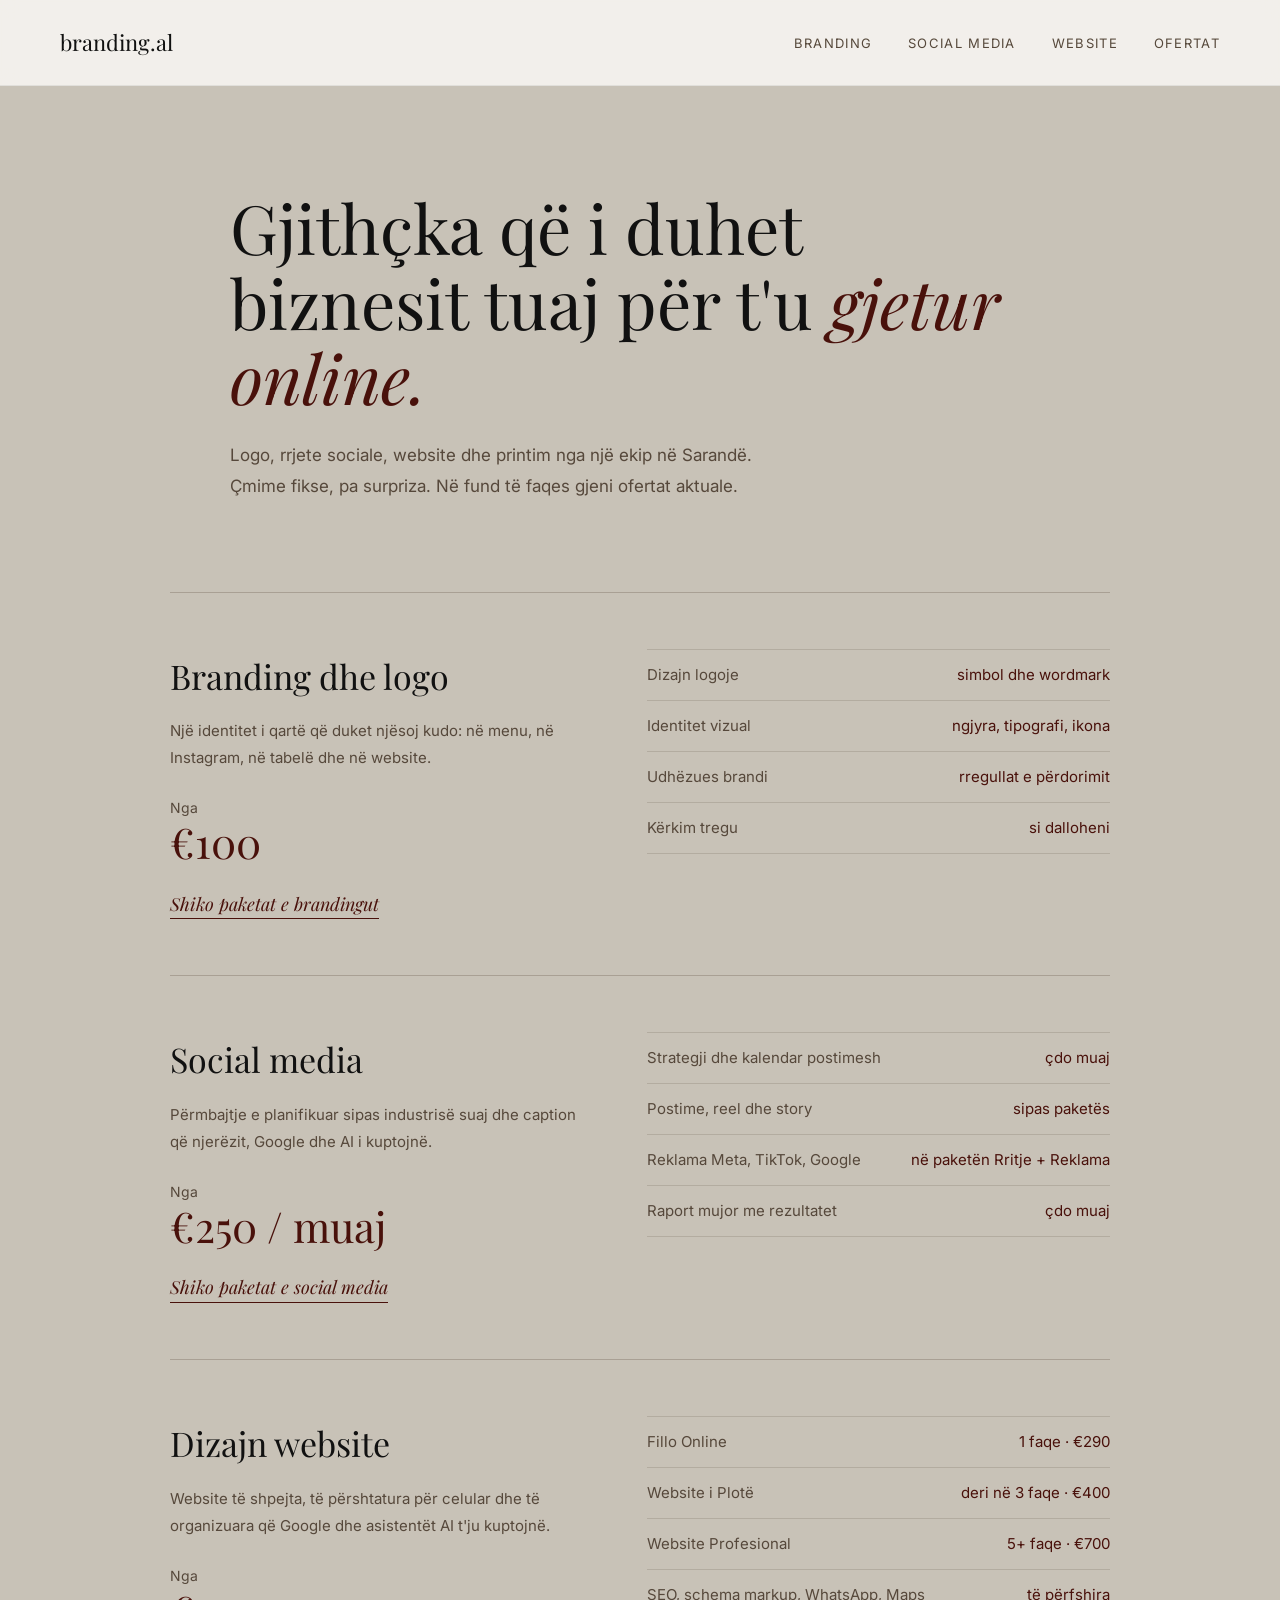
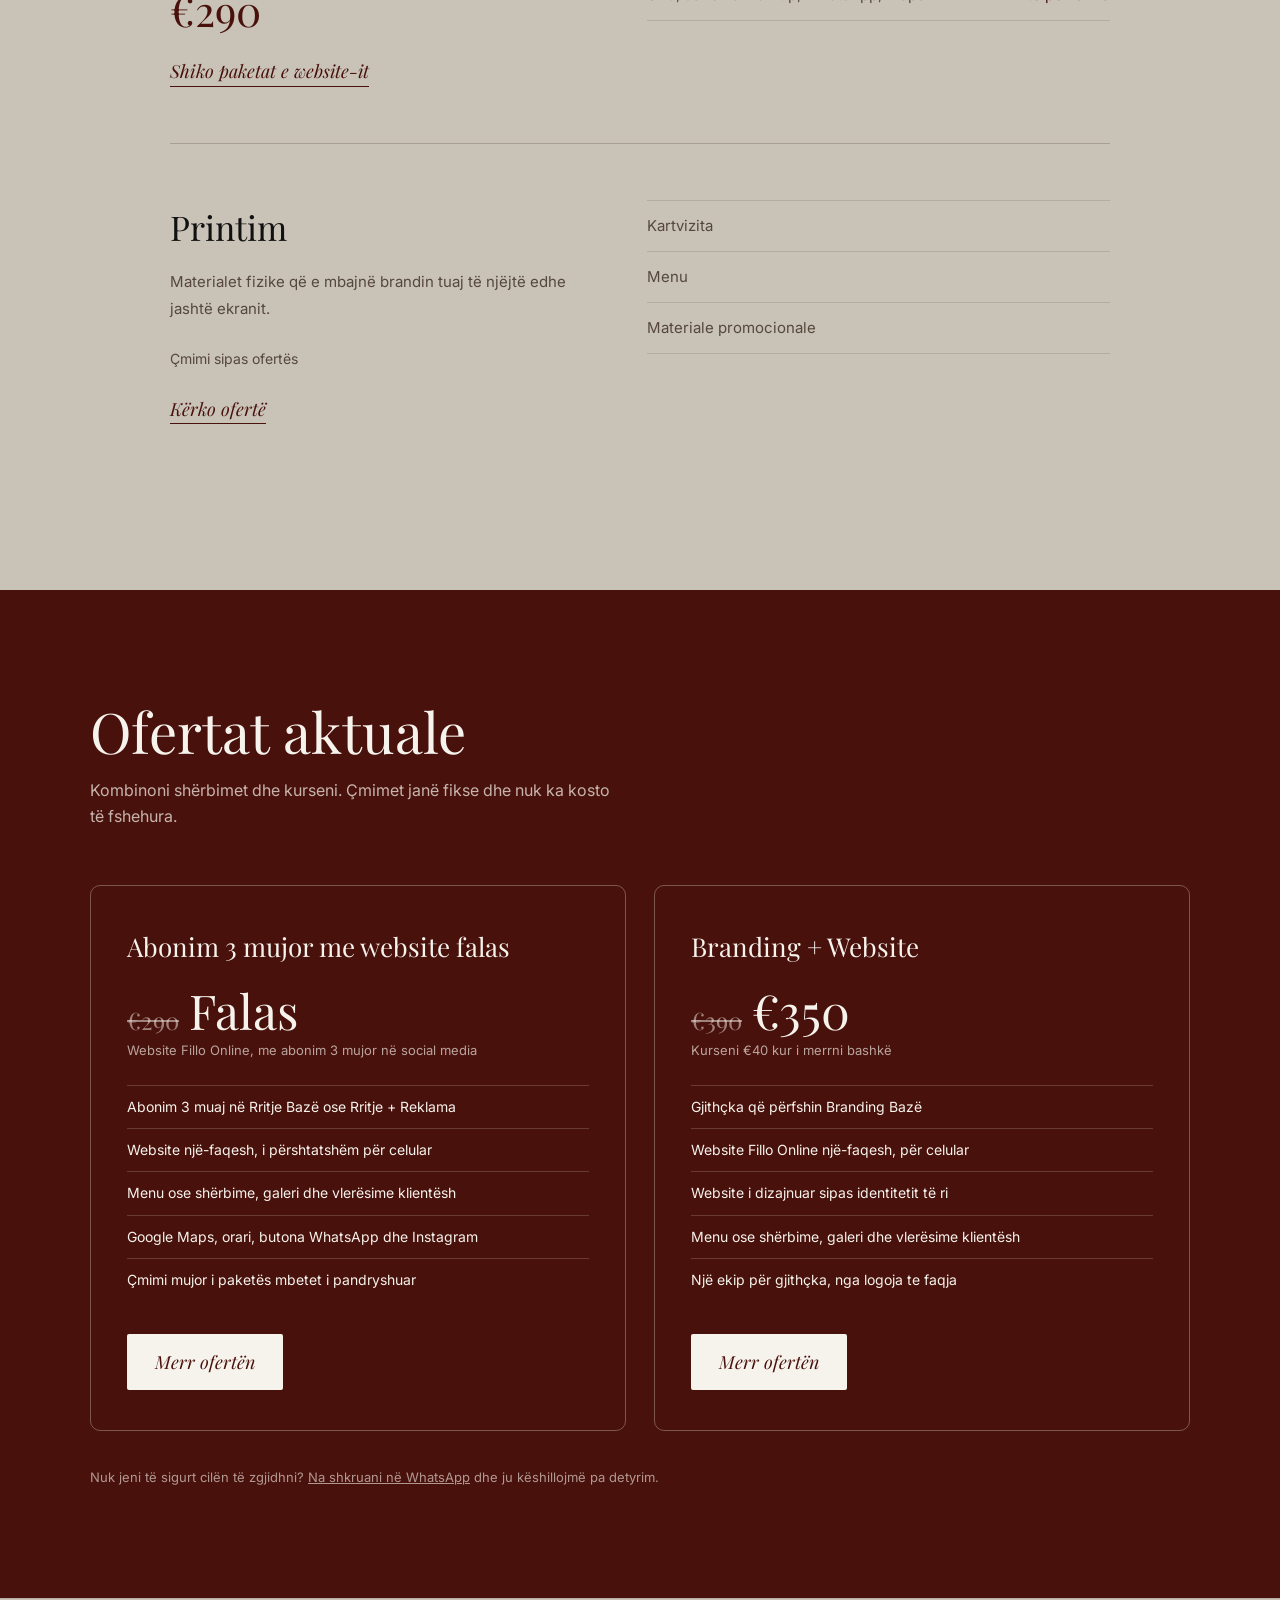
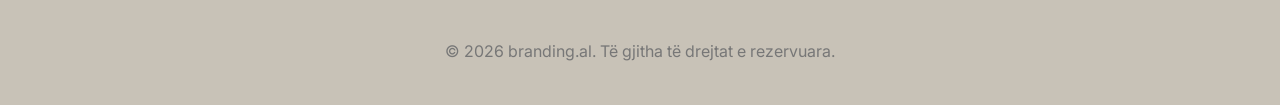
<file: sherbimet.html>
<!DOCTYPE html>
<html lang="sq">
<head>
<meta charset="UTF-8">
<meta name="viewport" content="width=device-width, initial-scale=1.0">
<title>Të gjitha shërbimet | branding.al</title>
<meta name="description" content="Të gjitha shërbimet e branding.al në Sarandë: logo dhe branding, social media, dizajn website dhe printim. Çmime fikse dhe oferta aktuale.">
<link rel="canonical" href="https://branding.al/services/sherbimet.html">
<link href="https://fonts.googleapis.com/css2?family=Playfair+Display:ital,wght@0,400;0,600;1,400&family=Inter:wght@300;400;500&display=swap" rel="stylesheet">
<style>
*{margin:0;padding:0;box-sizing:border-box}
html{scroll-behavior:smooth}
body{font-family:'Inter',sans-serif;background:#c8c2b7;color:#56483b;line-height:1.6}
a{color:inherit}

.navbar{display:flex;justify-content:space-between;align-items:center;padding:25px 60px;position:fixed;width:100%;z-index:10;background:rgba(246,243,239,.92);backdrop-filter:blur(8px);border-bottom:1px solid rgba(0,0,0,.07)}
.logo{font-family:'Playfair Display',serif;font-size:22px;color:#111;text-decoration:none}
.nav-links{display:flex;gap:36px;list-style:none}
.nav-links a{font-size:13px;letter-spacing:.1em;color:#56483b;text-decoration:none;text-transform:uppercase;transition:color .3s}
.nav-links a:hover{color:#111}

.intro{padding:190px 80px 90px;max-width:980px;margin:0 auto}
.intro h1{font-family:'Playfair Display',serif;font-weight:400;font-size:clamp(38px,6vw,68px);line-height:1.1;color:#111}
.intro h1 em{color:#49110b}
.intro p{margin-top:26px;max-width:560px;font-size:17px;line-height:1.8}

.services{max-width:1100px;margin:0 auto;padding:0 80px 110px}
.svc{display:grid;grid-template-columns:1fr 1.1fr;gap:56px;padding:56px 0;border-top:1px solid rgba(86,72,59,.28)}
.svc h2{font-family:'Playfair Display',serif;font-weight:400;font-size:34px;color:#111;margin-bottom:14px}
.svc .lead{font-size:15px;line-height:1.8;max-width:420px}
.svc .from{margin-top:26px;font-size:14px}
.svc .from strong{display:block;font-family:'Playfair Display',serif;font-weight:400;font-size:42px;color:#49110b;line-height:1.1}
.svc ul{list-style:none}
.svc li{padding:13px 0;border-bottom:1px solid rgba(86,72,59,.18);font-size:15px;display:flex;justify-content:space-between;gap:20px}
.svc li span:last-child{color:#49110b;white-space:nowrap}
.svc li:first-child{border-top:1px solid rgba(86,72,59,.18)}
.more{display:inline-block;margin-top:24px;font-family:'Playfair Display',serif;font-style:italic;font-size:18px;color:#49110b;text-decoration:none;border-bottom:1px solid #49110b}
.more:hover{color:#111;border-color:#111}

.offers{background:#49110b;color:#f6f2ec;padding:110px 80px}
.offers-in{max-width:1100px;margin:0 auto}
.offers h2{font-family:'Playfair Display',serif;font-weight:400;font-size:clamp(34px,5vw,56px);line-height:1.1}
.offers .sub{margin-top:16px;max-width:520px;color:rgba(246,242,236,.72)}
.offer-grid{display:grid;grid-template-columns:1fr 1fr;gap:28px;margin-top:56px}
.offer{border:1px solid rgba(246,242,236,.3);border-radius:10px;padding:40px 36px;display:flex;flex-direction:column}
.offer h3{font-family:'Playfair Display',serif;font-weight:400;font-size:26px}
.offer .price{margin:18px 0 6px;font-family:'Playfair Display',serif;font-size:48px;line-height:1}
.offer .price s{font-size:24px;color:rgba(246,242,236,.5);margin-right:10px}
.offer .note{font-size:13px;color:rgba(246,242,236,.65)}
.offer ul{list-style:none;margin:24px 0 32px;flex:1}
.offer li{padding:10px 0;border-top:1px solid rgba(246,242,236,.18);font-size:14px}
.offer a.cta{align-self:flex-start;padding:14px 28px;background:#f6f2ec;color:#49110b;text-decoration:none;font-family:'Playfair Display',serif;font-style:italic;font-size:18px;border-radius:2px;transition:background .3s}
.offer a.cta:hover{background:#c8c2b7}
.fine{margin-top:36px;font-size:13px;color:rgba(246,242,236,.6)}

footer{text-align:center;padding:40px;color:#777;border-top:1px solid rgba(86,72,59,.15)}

a:focus-visible{outline:2px solid #49110b;outline-offset:4px}
.offers a:focus-visible{outline-color:#f6f2ec}

@media(max-width:900px){
  .navbar{padding:20px 30px}
  .nav-links{display:none}
  .intro{padding:140px 30px 60px}
  .services{padding:0 30px 80px}
  .svc{grid-template-columns:1fr;gap:28px;padding:44px 0}
  .offers{padding:80px 30px}
  .offer-grid{grid-template-columns:1fr}
}
</style>
</head>
<body>

<nav class="navbar">
  <a href="../index.html" class="logo">branding.al</a>
  <ul class="nav-links">
    <li><a href="#branding">Branding</a></li>
    <li><a href="#social">Social Media</a></li>
    <li><a href="#web">Website</a></li>
    <li><a href="#oferta">Ofertat</a></li>
  </ul>
</nav>

<header class="intro">
  <h1>Gjithçka që i duhet biznesit tuaj për t'u <em>gjetur online.</em></h1>
  <p>Logo, rrjete sociale, website dhe printim nga një ekip në Sarandë. Çmime fikse, pa surpriza. Në fund të faqes gjeni ofertat aktuale.</p>
</header>

<main class="services">

  <section class="svc" id="branding">
    <div>
      <h2>Branding dhe logo</h2>
      <p class="lead">Një identitet i qartë që duket njësoj kudo: në menu, në Instagram, në tabelë dhe në website.</p>
      <p class="from">Nga <strong>€100</strong></p>
      <a class="more" href="branding.html">Shiko paketat e brandingut</a>
    </div>
    <ul>
      <li><span>Dizajn logoje</span><span>simbol dhe wordmark</span></li>
      <li><span>Identitet vizual</span><span>ngjyra, tipografi, ikona</span></li>
      <li><span>Udhëzues brandi</span><span>rregullat e përdorimit</span></li>
      <li><span>Kërkim tregu</span><span>si dalloheni</span></li>
    </ul>
  </section>

  <section class="svc" id="social">
    <div>
      <h2>Social media</h2>
      <p class="lead">Përmbajtje e planifikuar sipas industrisë suaj dhe caption që njerëzit, Google dhe AI i kuptojnë.</p>
      <p class="from">Nga <strong>€250 / muaj</strong></p>
      <a class="more" href="social.html">Shiko paketat e social media</a>
    </div>
    <ul>
      <li><span>Strategji dhe kalendar postimesh</span><span>çdo muaj</span></li>
      <li><span>Postime, reel dhe story</span><span>sipas paketës</span></li>
      <li><span>Reklama Meta, TikTok, Google</span><span>në paketën Rritje + Reklama</span></li>
      <li><span>Raport mujor me rezultatet</span><span>çdo muaj</span></li>
    </ul>
  </section>

  <section class="svc" id="web">
    <div>
      <h2>Dizajn website</h2>
      <p class="lead">Website të shpejta, të përshtatura për celular dhe të organizuara që Google dhe asistentët AI t'ju kuptojnë.</p>
      <p class="from">Nga <strong>€290</strong></p>
      <a class="more" href="web.html">Shiko paketat e website-it</a>
    </div>
    <ul>
      <li><span>Fillo Online</span><span>1 faqe · €290</span></li>
      <li><span>Website i Plotë</span><span>deri në 3 faqe · €400</span></li>
      <li><span>Website Profesional</span><span>5+ faqe · €700</span></li>
      <li><span>SEO, schema markup, WhatsApp, Maps</span><span>të përfshira</span></li>
    </ul>
  </section>

  <section class="svc" id="print">
    <div>
      <h2>Printim</h2>
      <p class="lead">Materialet fizike që e mbajnë brandin tuaj të njëjtë edhe jashtë ekranit.</p>
      <p class="from">Çmimi sipas ofertës</p>
      <a class="more" href="https://wa.me/355696736765?text=Përshëndetje!%20Dua%20një%20ofertë%20për%20printim." target="_blank" rel="noopener">Kërko ofertë</a>
    </div>
    <ul>
      <li><span>Kartvizita</span><span></span></li>
      <li><span>Menu</span><span></span></li>
      <li><span>Materiale promocionale</span><span></span></li>
    </ul>
  </section>

</main>

<section class="offers" id="oferta">
  <div class="offers-in">
    <h2>Ofertat aktuale</h2>
    <p class="sub">Kombinoni shërbimet dhe kurseni. Çmimet janë fikse dhe nuk ka kosto të fshehura.</p>

    <div class="offer-grid">

      <article class="offer">
        <h3>Abonim 3 mujor me website falas</h3>
        <div class="price"><s>€290</s>Falas</div>
        <p class="note">Website Fillo Online, me abonim 3 mujor në social media</p>
        <ul>
          <li>Abonim 3 muaj në Rritje Bazë ose Rritje + Reklama</li>
          <li>Website një-faqesh, i përshtatshëm për celular</li>
          <li>Menu ose shërbime, galeri dhe vlerësime klientësh</li>
          <li>Google Maps, orari, butona WhatsApp dhe Instagram</li>
          <li>Çmimi mujor i paketës mbetet i pandryshuar</li>
        </ul>
        <a class="cta" href="https://wa.me/355696736765?text=Përshëndetje!%20Dua%20ofertën%20Abonim%203%20mujor%20me%20website%20falas." target="_blank" rel="noopener">Merr ofertën</a>
      </article>

      <article class="offer">
        <h3>Branding + Website</h3>
        <div class="price"><s>€390</s>€350</div>
        <p class="note">Kurseni €40 kur i merrni bashkë</p>
        <ul>
          <li>Gjithçka që përfshin Branding Bazë</li>
          <li>Website Fillo Online një-faqesh, për celular</li>
          <li>Website i dizajnuar sipas identitetit të ri</li>
          <li>Menu ose shërbime, galeri dhe vlerësime klientësh</li>
          <li>Një ekip për gjithçka, nga logoja te faqja</li>
        </ul>
        <a class="cta" href="https://wa.me/355696736765?text=Përshëndetje!%20Dua%20ofertën%20Branding%20%2B%20Website." target="_blank" rel="noopener">Merr ofertën</a>
      </article>

    </div>

    <p class="fine">Nuk jeni të sigurt cilën të zgjidhni? <a href="https://wa.me/355696736765" target="_blank" rel="noopener">Na shkruani në WhatsApp</a> dhe ju këshillojmë pa detyrim.</p>
  </div>
</section>

<footer><p>© 2026 branding.al. Të gjitha të drejtat e rezervuara.</p></footer>

</body>
</html>
</file>
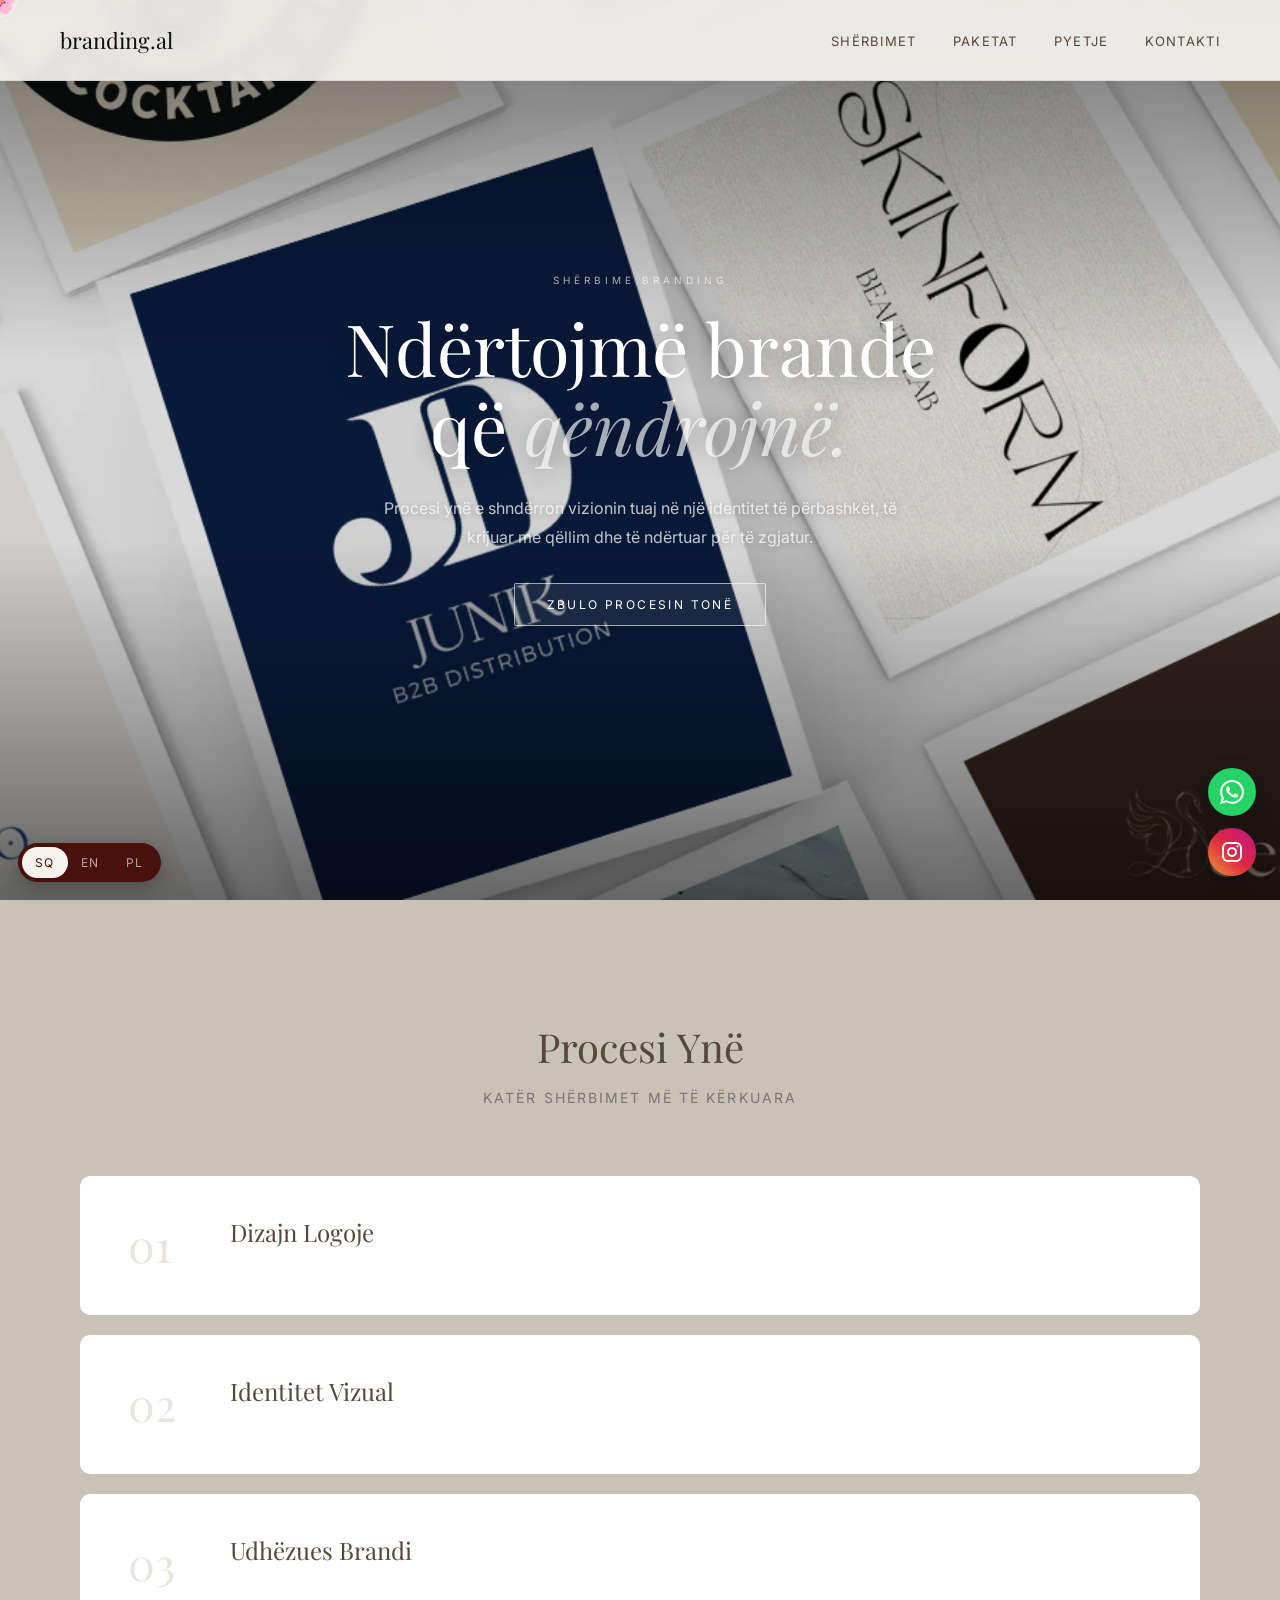
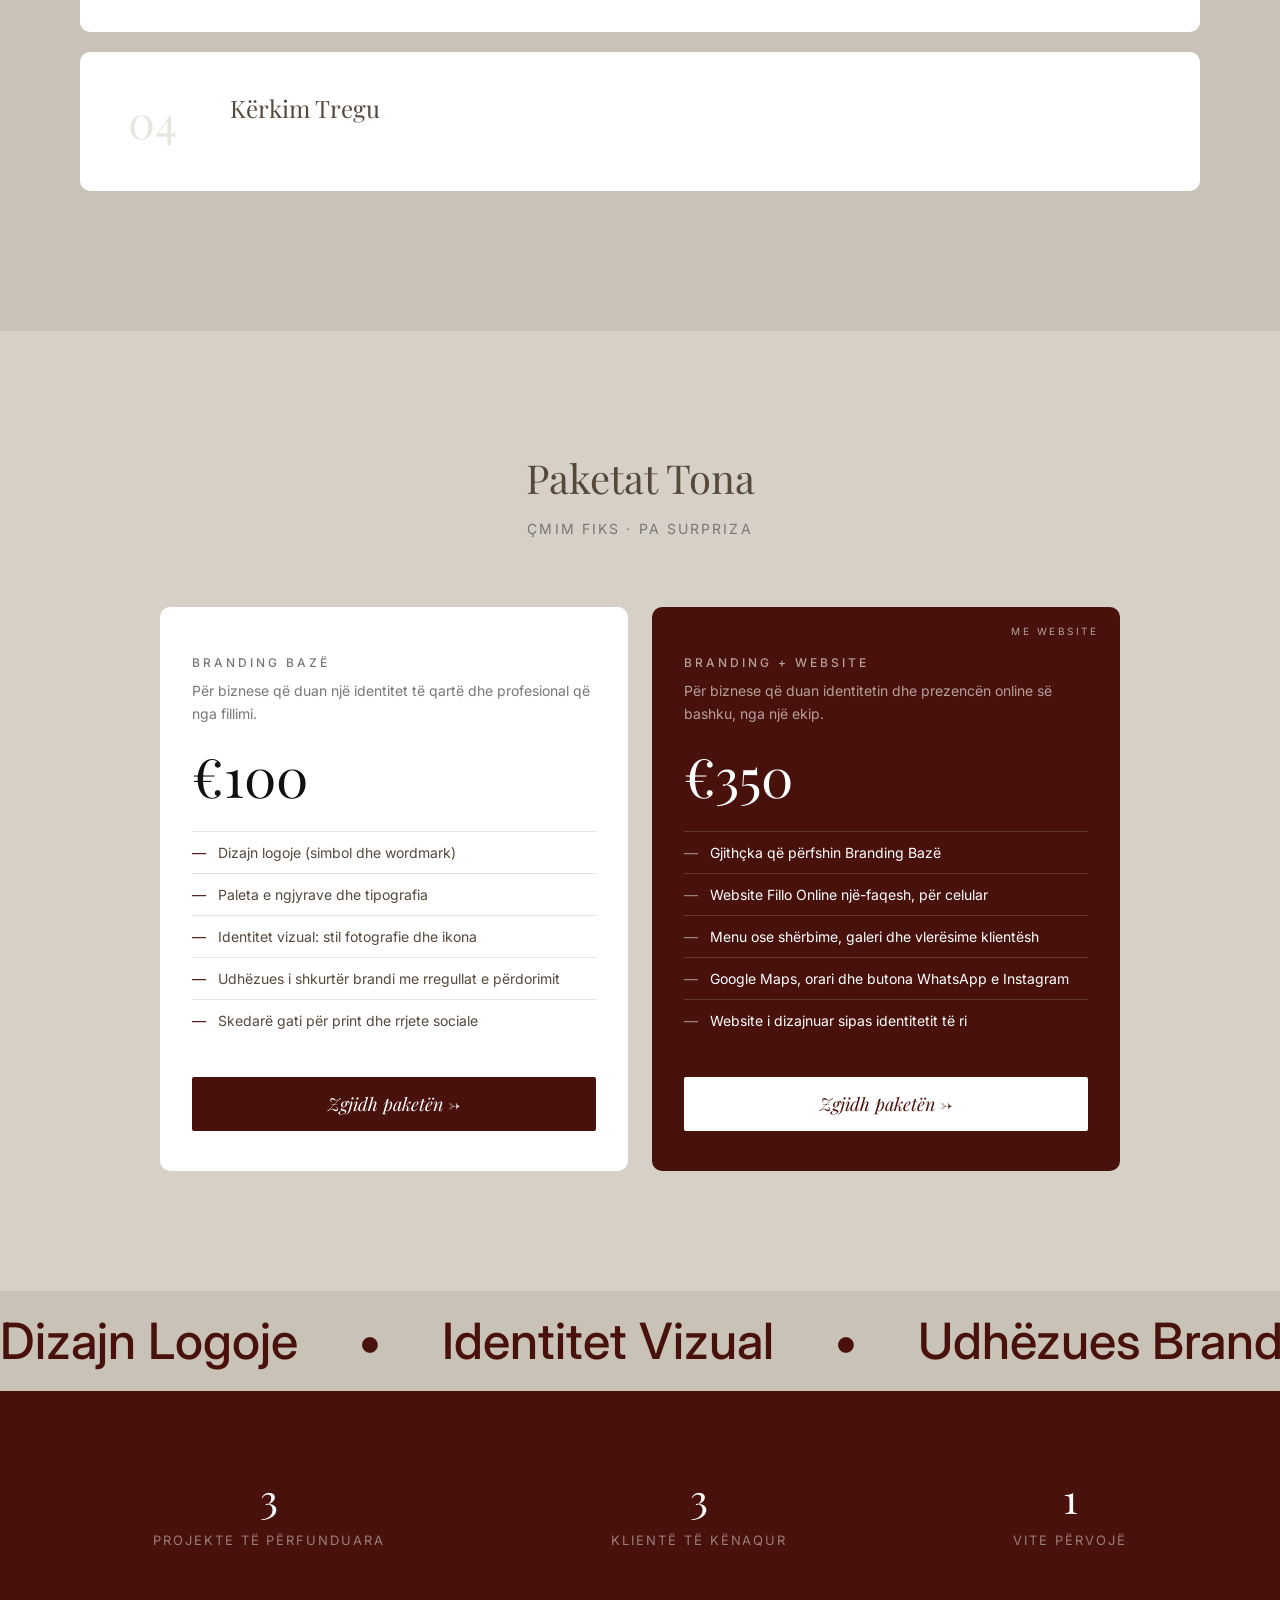
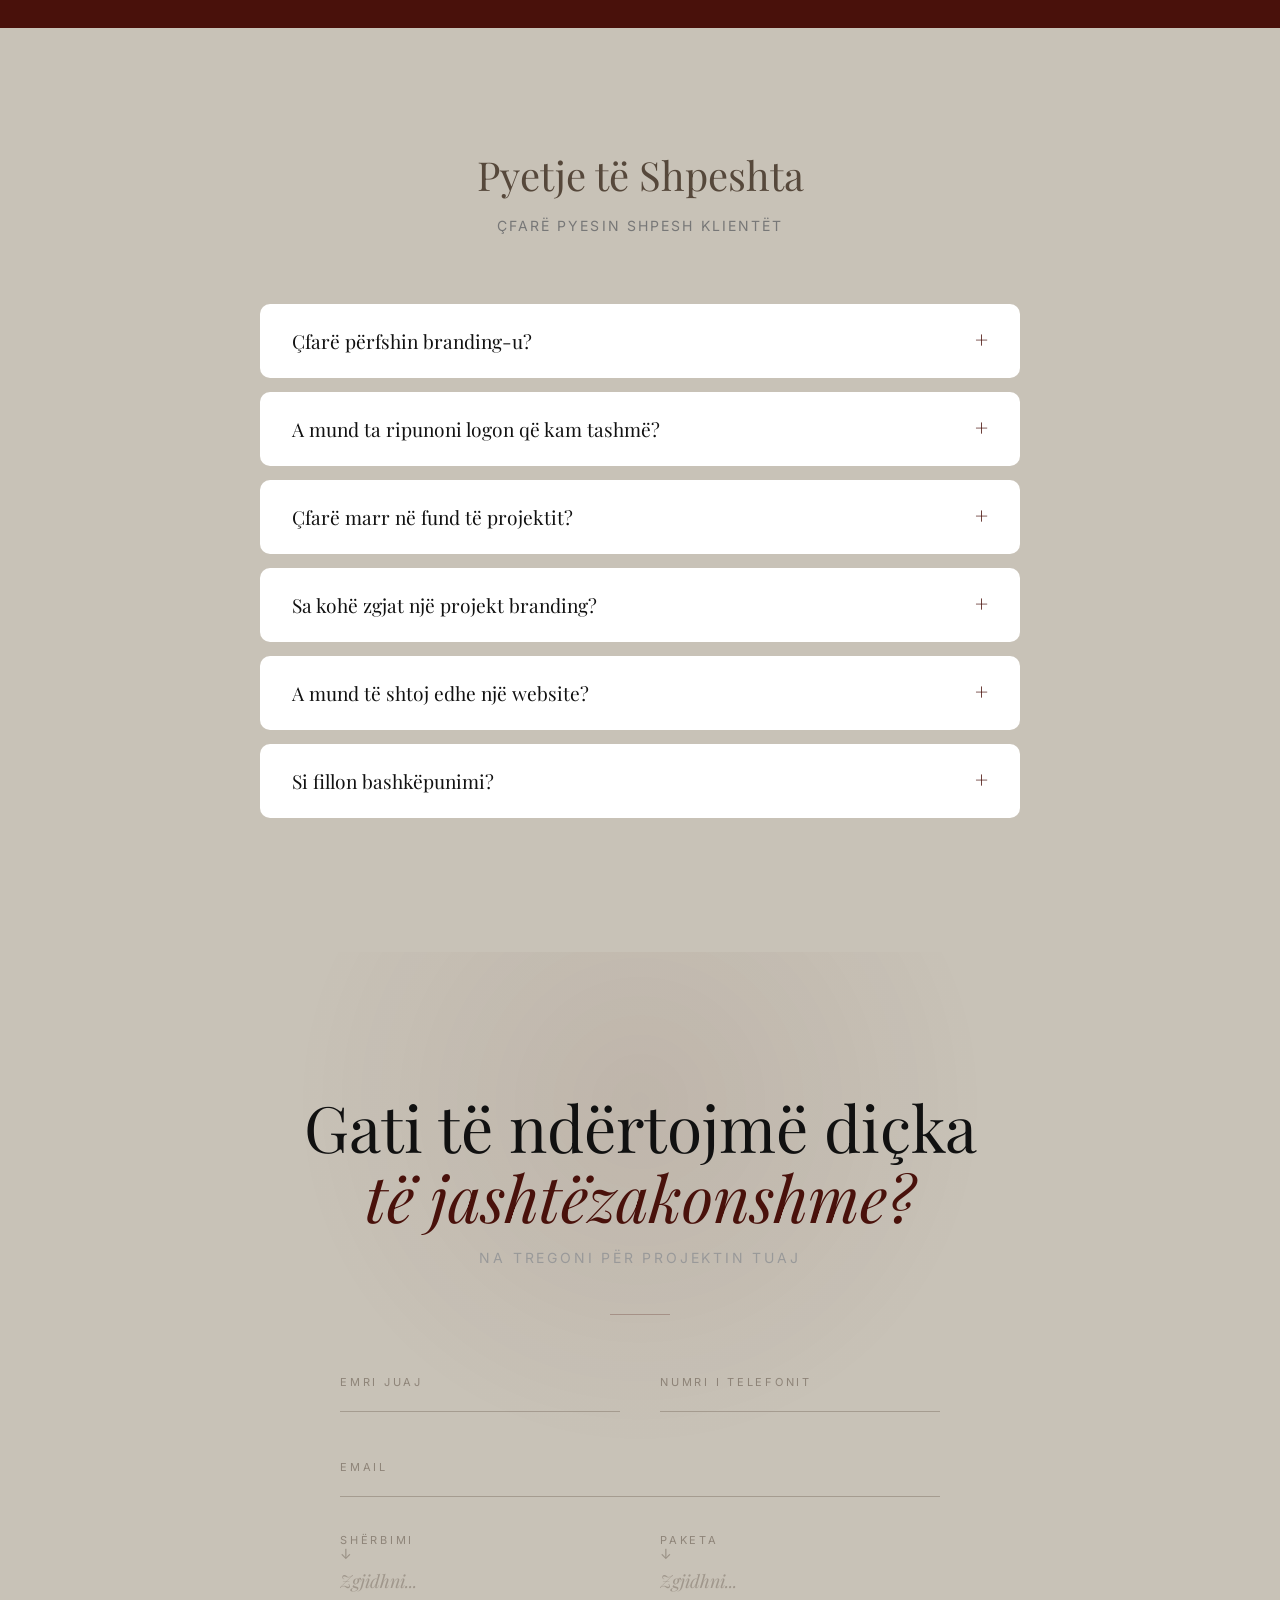
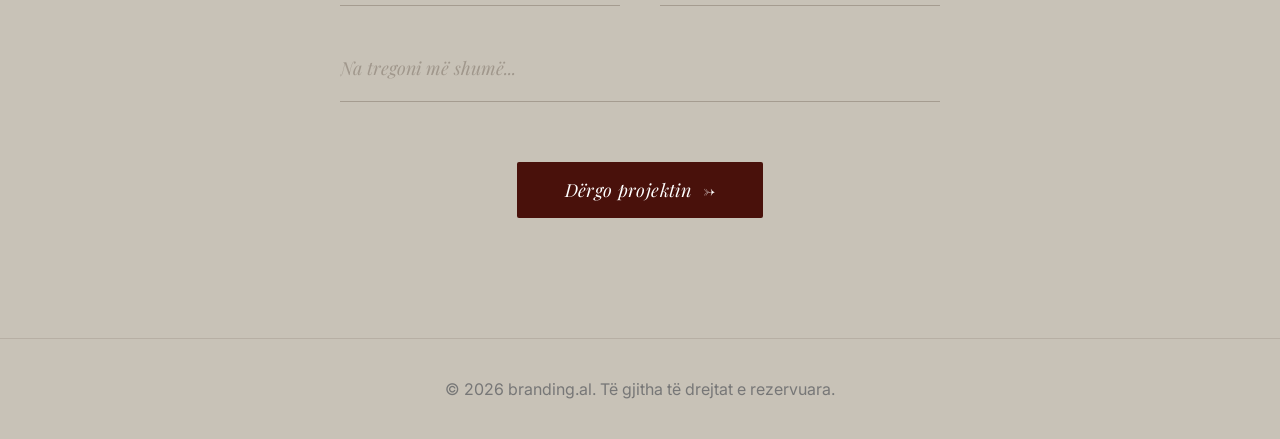
<file: services/branding.html>
<!DOCTYPE html>
<html lang="sq">
<head>
<meta charset="UTF-8">
<meta name="viewport" content="width=device-width, initial-scale=1.0">
<title>Shërbime Branding</title>
<meta name="description" content="Dizajn logoje, identitet vizual dhe udhëzues brandi për biznesin tuaj.">
<link href="https://fonts.googleapis.com/css2?family=Playfair+Display:ital,wght@0,400;0,600;1,400&family=Inter:wght@300;400;500&display=swap" rel="stylesheet">
<style>
*{margin:0;padding:0;box-sizing:border-box}
html{scroll-behavior:smooth}
body{font-family:'Inter',sans-serif;background:#c8c2b7;color:#56483b;cursor:none}
.cursor-dot{width:32px;height:32px;position:fixed;top:0;left:0;pointer-events:none;z-index:9999;transform:translate(-50%,-50%);display:flex;align-items:center;justify-content:center;font-size:26px;line-height:1}
.cursor-fallback{display:inline-block;transition:transform .3s}
.cursor-dot.hover .cursor-fallback{transform:scale(1.3)}
.cursor-ring{width:34px;height:34px;border:1.5px solid rgba(255,255,255,.8);border-radius:50%;position:fixed;top:0;left:0;pointer-events:none;z-index:9998;transform:translate(-50%,-50%);opacity:.6;transition:width .3s,height .3s,opacity .3s}
.cursor-ring.hover{width:56px;height:56px;opacity:1}
.navbar{display:flex;justify-content:space-between;align-items:center;padding:25px 60px;position:fixed;width:100%;z-index:10;background:rgba(246,243,239,.92);backdrop-filter:blur(8px);border-bottom:1px solid rgba(0,0,0,.07)}
.logo{font-family:'Playfair Display',serif;font-size:22px;color:#111;text-decoration:none}
.nav-links{display:flex;gap:36px;list-style:none}
.nav-links a{font-size:13px;letter-spacing:.1em;color:#56483b;text-decoration:none;text-transform:uppercase;transition:color .3s}
.nav-links a:hover{color:#111}
.hero{position:relative;height:100vh;overflow:hidden;background:linear-gradient(135deg,#49110b 0%,#56483b 55%,#c8c2b7 100%)}
.hero-media{position:absolute;inset:0;z-index:0;transition:transform .4s ease-out;will-change:transform}
.hero-img{width:100%;height:100%;object-fit:cover;object-position:center;display:block;animation:zoomOut 10s ease forwards}
@keyframes zoomOut{from{transform:scale(1.06)}to{transform:scale(1)}}
.hero-overlay{position:absolute;inset:0;z-index:1;background:linear-gradient(to bottom,rgba(0,0,0,.55) 0%,rgba(0,0,0,.15) 40%,rgba(0,0,0,.15) 60%,rgba(0,0,0,.6) 100%);display:flex;justify-content:center;align-items:center;padding:0 40px}
.hero-content{text-align:center;color:#fff;max-width:820px;width:100%}
.hero-eyebrow{font-size:10px;letter-spacing:.4em;text-transform:uppercase;color:rgba(255,255,255,.65);margin-bottom:22px;opacity:0;transform:translateY(10px);animation:fadeUp .7s ease forwards .5s}
.hero-content h1{font-family:'Playfair Display',serif;font-size:clamp(36px,6vw,72px);line-height:1.1;font-weight:400;text-shadow:0 2px 24px rgba(0,0,0,.4);opacity:0;transform:translateY(20px);animation:fadeUp 1s ease forwards .7s}
.hero-content h1 em{font-style:italic;color:rgba(255,255,255,.65)}
.hero-content p{font-size:16px;color:rgba(255,255,255,.75);line-height:1.8;max-width:560px;margin:28px auto 0;text-shadow:0 1px 8px rgba(0,0,0,.3);opacity:0;transform:translateY(10px);animation:fadeUp .8s ease forwards 1.1s}
.btn{display:inline-block;margin-top:32px;padding:13px 32px;border:1px solid rgba(255,255,255,.6);background:rgba(255,255,255,.08);text-decoration:none;color:#fff;transition:.3s;font-size:12px;letter-spacing:.2em;text-transform:uppercase;opacity:0;animation:fadeUp .7s ease forwards 1.4s;cursor:none;border-radius:2px}
.btn:hover{background:rgba(255,255,255,.22);border-color:#fff}
.services{padding:120px 80px;text-align:center}
.services h2{font-family:'Playfair Display',serif;font-size:40px;font-weight:400;margin-bottom:16px}
.services-sub,.sec-sub{color:#777;font-size:14px;letter-spacing:.15em;text-transform:uppercase;margin-bottom:70px}
.steps-list{list-style:none}
.step-item{background:#fff;border-radius:10px;padding:40px 48px;display:grid;grid-template-columns:70px 1fr 40px;align-items:center;gap:32px;margin-bottom:20px;text-align:left;transition:transform .3s,box-shadow .3s;cursor:none;opacity:0;transform:translateY(24px)}
.step-item.visible{animation:fadeUp .6s ease forwards}
.step-item:hover{transform:translateY(-6px);box-shadow:0 20px 60px rgba(0,0,0,.08)}
.step-num{font-family:'Playfair Display',serif;font-size:2.8rem;font-weight:400;color:#e8e4de;line-height:1;transition:color .4s}
.step-item:hover .step-num{color:#111}
.step-name{font-family:'Playfair Display',serif;font-size:1.5rem;font-weight:400}
.step-desc{font-size:13px;color:#777;margin-top:6px;letter-spacing:.05em;line-height:1.6;opacity:0;transform:translateY(4px);transition:opacity .3s,transform .3s}
.step-item:hover .step-desc{opacity:1;transform:translateY(0)}
.step-arrow{font-size:1.1rem;color:#bbb;transition:color .3s,transform .3s}
.step-item:hover .step-arrow{color:#111;transform:translateX(6px)}
.packages{padding:120px 80px;text-align:center;background:#d6d0c6}
.packages h2{font-family:'Playfair Display',serif;font-size:40px;font-weight:400;margin-bottom:16px}
.pk-sub{color:#777;font-size:14px;letter-spacing:.15em;text-transform:uppercase;margin-bottom:70px}
.pk-grid{display:grid;grid-template-columns:repeat(3,1fr);gap:24px;max-width:1180px;margin:0 auto;text-align:left}
.pk{position:relative;background:#fff;border-radius:10px;padding:48px 32px 40px;display:flex;flex-direction:column;transition:transform .3s,box-shadow .3s;opacity:0;transform:translateY(24px)}
.pk.visible{animation:fadeUp .7s ease forwards}
.pk:hover{transform:translateY(-6px);box-shadow:0 20px 60px rgba(0,0,0,.1)}
.pk.dark{background:#49110b;color:#fff}
.pk.offer{border:2px solid #49110b}
.pk-tag{position:absolute;top:18px;right:22px;font-size:10px;letter-spacing:.25em;text-transform:uppercase;color:rgba(255,255,255,.6)}
.offer .pk-tag{color:#49110b;font-weight:500}
.pk h3{font-size:12px;letter-spacing:.25em;text-transform:uppercase;font-weight:500;color:#777}
.dark h3,.dark .pk-for,.dark .pk-price small{color:rgba(255,255,255,.6)}
.pk-for{font-size:14px;color:#777;margin:10px 0 24px;line-height:1.6}
.pk-price{font-family:'Playfair Display',serif;font-size:54px;line-height:1;margin-bottom:28px;color:#111}
.pk-price small{display:block;margin-top:8px;font-family:'Inter',sans-serif;font-size:13px;color:#777;letter-spacing:.05em}
.pk-price s{font-size:26px;color:#999;margin-right:10px}
.dark .pk-price{color:#fff}
.pk ul{list-style:none;margin-bottom:36px;flex:1}
.pk li{font-size:14px;padding:10px 0;border-top:1px solid rgba(86,72,59,.15);display:flex;gap:12px;line-height:1.5}
.dark li{border-color:rgba(255,255,255,.15)}
.pk li::before{content:'—';color:#49110b}
.dark li::before{color:rgba(255,255,255,.5)}
.pk-btn{padding:15px 24px;background:#49110b;color:#fff;border:none;font-family:'Playfair Display',serif;font-style:italic;font-size:18px;border-radius:2px;cursor:none;transition:background .3s}
.pk-btn:hover{background:#6b1810}
.dark .pk-btn{background:#fff;color:#49110b}
.dark .pk-btn:hover{background:#c8c2b7}
.scroll-text{overflow:hidden;background:#c8c2b7;color:#49110b;padding:20px 0}
.scroll-track{display:flex;width:max-content;animation:scroll 20s linear infinite;font-size:50px;font-weight:500}
.scroll-track span{margin-right:60px}
@keyframes scroll{from{transform:translateX(0)}to{transform:translateX(-50%)}}
.stats{background:#49110b;color:#fff;display:flex;justify-content:space-around;padding:80px 40px;text-align:center}
.stat h3{font-size:40px;font-family:'Playfair Display',serif;font-weight:400}
.stat p{margin-top:8px;color:rgba(255,255,255,.45);font-size:13px;letter-spacing:.15em;text-transform:uppercase}
.faq{padding:120px 80px;text-align:center}
.faq h2{font-family:'Playfair Display',serif;font-size:40px;font-weight:400;margin-bottom:16px}
.faq-sub{color:#777;font-size:14px;letter-spacing:.15em;text-transform:uppercase;margin-bottom:70px}
.faq .wrap{max-width:760px;margin:0 auto;text-align:left}
details{background:#fff;border-radius:10px;padding:24px 32px;margin-bottom:14px;transition:box-shadow .3s}
details:hover{box-shadow:0 20px 60px rgba(0,0,0,.08)}
summary{font-family:'Playfair Display',serif;font-size:1.2rem;cursor:none;list-style:none;display:flex;justify-content:space-between;gap:20px;color:#111}
summary::-webkit-details-marker{display:none}
summary::after{content:'+';color:#49110b;font-size:1.4rem;line-height:1}
details[open] summary::after{content:'–'}
details p{margin-top:14px;color:#777;line-height:1.8;font-size:14px}
.cta-contact{padding:140px 80px 120px;text-align:center;position:relative;overflow:hidden}
.cta-contact::before{content:'';position:absolute;top:-200px;left:50%;transform:translateX(-50%);width:700px;height:700px;background:radial-gradient(circle,rgba(73,17,11,.07) 0%,transparent 70%);pointer-events:none}
.cta-heading{opacity:0;transform:translateY(24px);transition:opacity .8s ease,transform .8s ease}
.cta-heading.visible{opacity:1;transform:translateY(0)}
.cta-contact h2{font-family:'Playfair Display',serif;font-size:clamp(36px,5vw,64px);font-weight:400;line-height:1.1;color:#111}
.cta-contact h2 em{font-style:italic;color:#49110b}
.cta-sub{margin-top:16px;font-size:14px;color:#999;letter-spacing:.2em;text-transform:uppercase}
.cta-divider{width:60px;height:1px;background:rgba(73,17,11,.25);margin:48px auto}
.blend-form{max-width:600px;margin:0 auto;display:grid;gap:0;opacity:0;transform:translateY(30px);transition:opacity .9s ease .2s,transform .9s ease .2s}
.blend-form.visible{opacity:1;transform:translateY(0)}
.blend-field{position:relative;margin-bottom:36px}
.blend-field input,.blend-field textarea,.blend-field select{width:100%;background:transparent;border:none;border-bottom:1px solid rgba(86,72,59,.3);padding:12px 0;font-family:'Playfair Display',serif;font-size:18px;color:#111;outline:none;transition:border-color .4s;cursor:none;border-radius:0;appearance:none}
.blend-field input::placeholder,.blend-field textarea::placeholder{color:rgba(86,72,59,.35);font-style:italic}
.blend-field select{color:rgba(86,72,59,.35);font-style:italic}
.blend-field select.filled{color:#111;font-style:normal}
.blend-field input:focus,.blend-field textarea:focus,.blend-field select:focus{border-bottom-color:#49110b}
.blend-field::after{content:'';position:absolute;bottom:0;left:0;width:0;height:1px;background:#49110b;transition:width .4s ease}
.blend-field:focus-within::after{width:100%}
.blend-field label{position:absolute;top:12px;left:0;font-size:11px;letter-spacing:.25em;text-transform:uppercase;color:rgba(86,72,59,.5);transition:top .3s,font-size .3s,color .3s;pointer-events:none}
.blend-field input:focus ~ label,.blend-field input:not(:placeholder-shown) ~ label,.blend-field textarea:focus ~ label,.blend-field textarea:not(:placeholder-shown) ~ label{top:-14px;font-size:9px;color:#49110b}
.form-row-2{display:grid;grid-template-columns:1fr 1fr;gap:40px}
.blend-field textarea{resize:none;height:60px;line-height:1.6}
.select-wrap{position:relative}
.select-wrap::after{content:'↓';position:absolute;right:0;top:12px;font-size:14px;color:rgba(86,72,59,.4);pointer-events:none}
.select-label{display:block;font-size:11px;letter-spacing:.25em;text-transform:uppercase;color:rgba(86,72,59,.5);margin-bottom:10px;text-align:left}
.btn-submit{margin-top:20px;display:inline-flex;align-items:center;gap:12px;padding:16px 48px;background:#49110b;color:#fff;border:none;font-family:'Playfair Display',serif;font-size:18px;font-style:italic;letter-spacing:.02em;cursor:none;transition:background .3s,transform .2s,letter-spacing .3s;border-radius:2px}
.btn-submit:hover{background:#6b1810;transform:translateY(-2px);letter-spacing:.06em}
.btn-submit .arrow{transition:transform .3s;font-style:normal}
.btn-submit:hover .arrow{transform:translateX(6px)}
footer{text-align:center;padding:40px;color:#777;border-top:1px solid rgba(86,72,59,.15)}
@keyframes fadeUp{to{opacity:1;transform:translateY(0)}}
.float-social{position:fixed;right:24px;bottom:24px;display:flex;flex-direction:column;gap:12px;z-index:9990}
.float-social a{width:48px;height:48px;border-radius:50%;display:flex;align-items:center;justify-content:center;box-shadow:0 6px 20px rgba(0,0,0,.25);transition:transform .3s,box-shadow .3s;cursor:none}
.float-social a:hover{transform:scale(1.1);box-shadow:0 10px 28px rgba(0,0,0,.32)}
.float-social svg{width:24px;height:24px}
.fs-wa{background:#25d366}
.fs-ig{background:linear-gradient(45deg,#f09433 0%,#dc2743 50%,#bc1888 100%)}
@media(max-width:1100px){.pk-grid{grid-template-columns:1fr;max-width:560px}}
@media(max-width:900px){
.navbar{padding:20px 30px}.nav-links{display:none}
.services,.packages,.faq{padding:80px 30px}
.step-item{grid-template-columns:50px 1fr;padding:28px 24px}
.step-arrow{display:none}
.step-desc{opacity:1;transform:none}
.stats{flex-direction:column;gap:40px}
details{padding:20px 22px}
.cta-contact{padding:80px 30px}
.form-row-2{grid-template-columns:1fr;gap:0}
.float-social{right:16px;bottom:16px}
}
@media(hover:none){
.cursor-dot,.cursor-ring{display:none}
body,.btn,.step-item,.btn-submit,.pk-btn,summary,.blend-field input,.blend-field textarea,.blend-field select,.float-social a{cursor:auto}
.step-desc{opacity:1;transform:none}
}
.lang-switch{position:fixed;left:18px;bottom:18px;z-index:9990;display:flex;background:#49110b;border-radius:999px;padding:4px;box-shadow:0 6px 18px rgba(0,0,0,.25)}
.lang-switch button{border:0;background:none;color:#f6f2ec;font-family:'Inter',sans-serif;font-size:12px;letter-spacing:.12em;padding:8px 13px;border-radius:999px;cursor:none;opacity:.65;transition:background .3s,color .3s,opacity .3s}
.lang-switch button:hover{opacity:1}
.lang-switch button.active{background:#f6f2ec;color:#49110b;opacity:1}
@media(hover:none){.lang-switch button{cursor:pointer}}
@media(max-width:600px){.lang-switch{left:12px;bottom:12px}}
</style>
</head>
<body>
<div class="cursor-ring" id="ring"></div>
<div class="cursor-dot" id="dot"><span class="cursor-fallback">🌸</span></div>
<nav class="navbar">
  <a href="../index.html" class="logo">branding.al</a>
  <ul class="nav-links"><li><a href="#process">Shërbimet</a></li><li><a href="#packages">Paketat</a></li><li><a href="#faq">Pyetje</a></li><li><a href="#contact">Kontakti</a></li></ul>
</nav>
<section class="hero">
  <div class="hero-media" id="heroMedia"><img class="hero-img" src="../logo/smm.png" alt="" onerror="this.style.display='none'"></div>
  <div class="hero-overlay"><div class="hero-content">
    <div class="hero-eyebrow">Shërbime Branding</div>
    <h1>Ndërtojmë brande<br>që <em>qëndrojnë.</em></h1>
    <p>Procesi ynë e shndërron vizionin tuaj në një identitet të përbashkët, të krijuar me qëllim dhe të ndërtuar për të zgjatur.</p>
    <a href="#process" class="btn">Zbulo procesin tonë</a>
  </div></div>
</section>

<section class="services" id="process"><h2>Procesi Ynë</h2><p class="services-sub">Katër shërbimet më të kërkuara</p>
<ol class="steps-list"><li class="step-item" data-delay="0.0"><div class="step-num">01</div><div class="step-body"><div class="step-name">Dizajn Logoje</div><div class="step-desc">Ngjyra, tipografia, shenja, wordmark dhe krijimi i simbolit</div></div></li><li class="step-item" data-delay="0.1"><div class="step-num">02</div><div class="step-body"><div class="step-name">Identitet Vizual</div><div class="step-desc">Paleta e ngjyrave, stili i fotografisë, ikonografia</div></div></li><li class="step-item" data-delay="0.2"><div class="step-num">03</div><div class="step-body"><div class="step-name">Udhëzues Brandi</div><div class="step-desc">Themeli i brandit, përdorimi i logos, paleta e ngjyrave, tipografia, toni i zërit, zbatimi</div></div></li><li class="step-item" data-delay="0.3"><div class="step-num">04</div><div class="step-body"><div class="step-name">Kërkim Tregu</div><div class="step-desc">Bëjmë që brandi juaj të dallohet në treg</div></div></li></ol></section>
<section class="packages" id="packages"><h2>Paketat Tona</h2><p class="pk-sub">Çmim fiks · pa surpriza</p>
<div class="pk-grid" style="grid-template-columns:1fr 1fr;max-width:960px">
<article class="pk" data-delay="0"><h3>Branding Bazë</h3><p class="pk-for">Për biznese që duan një identitet të qartë dhe profesional që nga fillimi.</p><div class="pk-price">€100</div><ul><li>Dizajn logoje (simbol dhe wordmark)</li><li>Paleta e ngjyrave dhe tipografia</li><li>Identitet vizual: stil fotografie dhe ikona</li><li>Udhëzues i shkurtër brandi me rregullat e përdorimit</li><li>Skedarë gati për print dhe rrjete sociale</li></ul><button class="pk-btn" onclick="choosePackage('Branding Bazë — €100')">Zgjidh paketën →</button></article>
<article class="pk dark" data-delay="0.15"><span class="pk-tag">Me website</span><h3>Branding + Website</h3><p class="pk-for">Për biznese që duan identitetin dhe prezencën online së bashku, nga një ekip.</p><div class="pk-price">€350</div><ul><li>Gjithçka që përfshin Branding Bazë</li><li>Website Fillo Online një-faqesh, për celular</li><li>Menu ose shërbime, galeri dhe vlerësime klientësh</li><li>Google Maps, orari dhe butona WhatsApp e Instagram</li><li>Website i dizajnuar sipas identitetit të ri</li></ul><button class="pk-btn" onclick="choosePackage('Branding + Website — €350')">Zgjidh paketën →</button></article>
</div></section>
<div class="scroll-text"><div class="scroll-track"><span>Dizajn Logoje</span><span>•</span><span>Identitet Vizual</span><span>•</span><span>Udhëzues Brandi</span><span>•</span><span>Kërkim Tregu</span><span>•</span><span>Dizajn Logoje</span><span>•</span><span>Identitet Vizual</span><span>•</span><span>Udhëzues Brandi</span><span>•</span><span>Kërkim Tregu</span><span>•</span></div></div>
<div class="stats"><div class="stat"><h3 class="count" data-target="5">0</h3><p>Projekte të përfunduara</p></div><div class="stat"><h3 class="count" data-target="5">0</h3><p>Klientë të kënaqur</p></div><div class="stat"><h3 class="count" data-target="2">0</h3><p>Vite përvojë</p></div></div>
<section class="faq" id="faq"><h2>Pyetje të Shpeshta</h2><p class="faq-sub">Çfarë pyesin shpesh klientët</p><div class="wrap"><details><summary>Çfarë përfshin branding-u?</summary><p>Fillon me kërkimin e tregut dhe strategjinë, pastaj logo, identiteti vizual (ngjyra, tipografi, stil fotografie) dhe udhëzuesi i brandit, që emri juaj të duket njësoj kudo.</p></details><details><summary>A mund ta ripunoni logon që kam tashmë?</summary><p>Po. Mund ta përmirësojmë ose ta ridizenjojmë logon ekzistuese dhe ta ndërtojmë një identitet të plotë rreth saj, ose të nisim nga e para.</p></details><details><summary>Çfarë marr në fund të projektit?</summary><p>Logon, paletën e ngjyrave, tipografinë dhe udhëzuesin e brandit me rregullat e përdorimit, në mënyrë që ju dhe çdokush që punon për ju ta përdorë saktë.</p></details><details><summary>Sa kohë zgjat një projekt branding?</summary><p>Varet nga shërbimet që zgjidhni. Pas bisedës së parë ju japim një afat dhe një çmim të qartë para se të filloni.</p></details><details><summary>A mund të shtoj edhe një website?</summary><p>Po. Paketa "Branding + Website" (€350) përfshin website-in Fillo Online, të dizajnuar sipas identitetit të ri që krijojmë.</p></details><details><summary>Si fillon bashkëpunimi?</summary><p>Plotësoni formularin më poshtë ose na shkruani në WhatsApp. Biseda e parë është për të kuptuar biznesin tuaj, pastaj propozojmë shërbimin më të përshtatshëm.</p></details></div></section>

<section class="cta-contact" id="contact">
  <div class="cta-heading" id="ctaHeading"><h2>Gati të ndërtojmë diçka<br><em>të jashtëzakonshme?</em></h2><p class="cta-sub">Na tregoni për projektin tuaj</p></div>
  <div class="cta-divider"></div>
  <div class="blend-form" id="blendForm"><div class="form-row-2"><div class="blend-field"><input type="text" id="f-name" placeholder=" "><label>Emri juaj</label></div><div class="blend-field"><input type="tel" id="f-phone" placeholder=" "><label>Numri i telefonit</label></div></div>
<div class="blend-field"><input type="email" id="f-email" placeholder=" "><label>Email</label></div>
<div class="form-row-2"><div class="blend-field select-wrap"><span class="select-label">Shërbimi</span><select id="f-service" onchange="this.classList.add('filled')"><option value="" disabled selected>Zgjidhni...</option><option>Dizajn Logoje</option><option>Identitet Vizual</option><option>Udhëzues Brandi</option><option>Kërkim Tregu</option><option>Paketë e plotë</option></select></div>
<div class="blend-field select-wrap"><span class="select-label">Paketa</span><select id="f-package" onchange="this.classList.add('filled')"><option value="" disabled selected>Zgjidhni...</option><option>Branding Bazë — €100</option><option>Branding + Website — €350</option><option>Vetëm një shërbim</option><option>Nuk jam i sigurt, më këshilloni</option></select></div></div>
<div class="blend-field"><textarea id="f-message" placeholder="Na tregoni më shumë..."></textarea></div>
<div><button class="btn-submit" onclick="sendToWhatsApp()">Dërgo projektin <span class="arrow">→</span></button></div></div>
</section>
<footer><p>© 2026 branding.al. Të gjitha të drejtat e rezervuara.</p></footer>
<div class="float-social"><a class="fs-wa" href="https://wa.me/355696736765" target="_blank" rel="noopener" aria-label="WhatsApp"><svg viewBox="0 0 24 24" fill="#fff"><path d="M17.472 14.382c-.297-.149-1.758-.867-2.03-.967-.273-.099-.471-.148-.67.15-.197.297-.767.966-.94 1.164-.173.199-.347.223-.644.075-.297-.15-1.255-.463-2.39-1.475-.883-.788-1.48-1.761-1.653-2.059-.173-.297-.018-.458.13-.606.134-.133.298-.347.446-.52.149-.174.198-.298.298-.497.099-.198.05-.371-.025-.52-.075-.149-.669-1.612-.916-2.207-.242-.579-.487-.5-.669-.51-.173-.008-.371-.01-.57-.01-.198 0-.52.074-.792.372-.272.297-1.04 1.016-1.04 2.479 0 1.462 1.065 2.875 1.213 3.074.149.198 2.096 3.2 5.077 4.487.709.306 1.262.489 1.694.625.712.227 1.36.195 1.871.118.571-.085 1.758-.719 2.006-1.413.248-.694.248-1.289.173-1.413-.074-.124-.272-.198-.57-.347m-5.421 7.403h-.004a9.87 9.87 0 01-5.031-1.378l-.361-.214-3.741.982.998-3.648-.235-.374a9.86 9.86 0 01-1.51-5.26c.001-5.45 4.436-9.884 9.888-9.884 2.64 0 5.122 1.03 6.988 2.898a9.825 9.825 0 012.893 6.994c-.003 5.45-4.437 9.884-9.885 9.884m8.413-18.297A11.815 11.815 0 0012.05 0C5.495 0 .16 5.335.157 11.892c0 2.096.547 4.142 1.588 5.945L.057 24l6.305-1.654a11.882 11.882 0 005.683 1.448h.005c6.554 0 11.89-5.335 11.893-11.893a11.821 11.821 0 00-3.48-8.413z"/></svg></a><a class="fs-ig" href="https://www.instagram.com/branding.al/" target="_blank" rel="noopener" aria-label="Instagram"><svg viewBox="0 0 24 24" fill="none" stroke="#fff" stroke-width="2" stroke-linecap="round" stroke-linejoin="round"><rect x="3" y="3" width="18" height="18" rx="5"/><circle cx="12" cy="12" r="4"/><circle cx="17.5" cy="6.5" r="1" fill="#fff" stroke="none"/></svg></a></div>
<div class="lang-switch" id="langSwitch" role="group" aria-label="Gjuha">
  <button type="button" data-lang="sq" class="active">SQ</button>
  <button type="button" data-lang="en">EN</button>
  <button type="button" data-lang="pl">PL</button>
</div>
<script>
const META={
  sq:{t:'Shërbime Branding',d:'Dizajn logoje, identitet vizual dhe udhëzues brandi për biznesin tuaj.'},
  en:{t:'Branding Services',d:'Logo design, visual identity and brand guidelines for your business.'},
  pl:{t:'Usługi brandingowe',d:'Projekt logo, identyfikacja wizualna i księga marki dla Twojej firmy.'}
};
const T=[
["Shërbimet","Services","Usługi"],
["Paketat","Packages","Pakiety"],
["Pyetje","Questions","Pytania"],
["Kontakti","Contact","Kontakt"],
["Shërbime Branding","Branding Services","Usługi brandingowe"],
["Ndërtojmë brande","We build brands","Budujemy marki"],
["që","that","które"],
["qëndrojnë.","last.","przetrwają."],
["Procesi ynë e shndërron vizionin tuaj në një identitet të përbashkët, të krijuar me qëllim dhe të ndërtuar për të zgjatur.","Our process turns your vision into a shared identity, created with purpose and built to last.","Nasz proces zamienia Twoją wizję we wspólną tożsamość, stworzoną z myślą o celu i zbudowaną, by przetrwać."],
["Zbulo procesin tonë","Discover our process","Poznaj nasz proces"],
["Procesi Ynë","Our Process","Nasz proces"],
["Katër shërbimet më të kërkuara","The four most requested services","Cztery najczęściej wybierane usługi"],
["Dizajn Logoje","Logo Design","Projekt logo"],
["Ngjyra, tipografia, shenja, wordmark dhe krijimi i simbolit","Colors, typography, mark, wordmark and symbol creation","Kolory, typografia, znak, logotyp i stworzenie symbolu"],
["Identitet Vizual","Visual Identity","Identyfikacja wizualna"],
["Paleta e ngjyrave, stili i fotografisë, ikonografia","Color palette, photography style, iconography","Paleta kolorów, styl fotografii, ikonografia"],
["Udhëzues Brandi","Brand Guidelines","Księga marki"],
["Themeli i brandit, përdorimi i logos, paleta e ngjyrave, tipografia, toni i zërit, zbatimi","Brand foundation, logo usage, color palette, typography, tone of voice, application","Fundament marki, użycie logo, paleta kolorów, typografia, ton komunikacji, zastosowanie"],
["Kërkim Tregu","Market Research","Badanie rynku"],
["Bëjmë që brandi juaj të dallohet në treg","We make your brand stand out in the market","Sprawiamy, że Twoja marka wyróżnia się na rynku"],
["Paketat Tona","Our Packages","Nasze pakiety"],
["Çmim fiks · pa surpriza","Fixed price · no surprises","Stała cena · bez niespodzianek"],
["Branding Bazë","Basic Branding","Branding Podstawowy"],
["Për biznese që duan një identitet të qartë dhe profesional që nga fillimi.","For businesses that want a clear, professional identity from the start.","Dla firm, które od początku chcą mieć wyraźną, profesjonalną tożsamość."],
["Dizajn logoje (simbol dhe wordmark)","Logo design (symbol and wordmark)","Projekt logo (symbol i logotyp)"],
["Paleta e ngjyrave dhe tipografia","Color palette and typography","Paleta kolorów i typografia"],
["Identitet vizual: stil fotografie dhe ikona","Visual identity: photography style and icons","Identyfikacja wizualna: styl fotografii i ikony"],
["Udhëzues i shkurtër brandi me rregullat e përdorimit","Short brand guide with usage rules","Krótka księga marki z zasadami użycia"],
["Skedarë gati për print dhe rrjete sociale","Files ready for print and social media","Pliki gotowe do druku i social mediów"],
["Zgjidh paketën →","Choose package →","Wybierz pakiet →"],
["Me website","With website","Ze stroną WWW"],
["Branding + Website","Branding + Website","Branding + Strona WWW"],
["Për biznese që duan identitetin dhe prezencën online së bashku, nga një ekip.","For businesses that want identity and online presence together, from one team.","Dla firm, które chcą tożsamości i obecności online razem, od jednego zespołu."],
["Gjithçka që përfshin Branding Bazë","Everything included in Basic Branding","Wszystko, co zawiera Branding Podstawowy"],
["Website Fillo Online një-faqesh, për celular","Start Online one-page website, mobile-friendly","Jednostronicowa strona Zacznij online, dla telefonów"],
["Menu ose shërbime, galeri dhe vlerësime klientësh","Menu or services, gallery and customer reviews","Menu lub usługi, galeria i opinie klientów"],
["Google Maps, orari dhe butona WhatsApp e Instagram","Google Maps, opening hours and WhatsApp and Instagram buttons","Google Maps, godziny otwarcia i przyciski WhatsApp i Instagram"],
["Website i dizajnuar sipas identitetit të ri","Website designed to match the new identity","Strona zaprojektowana zgodnie z nową identyfikacją"],
["Projekte të përfunduara","Completed projects","Zrealizowane projekty"],
["Klientë të kënaqur","Happy clients","Zadowoleni klienci"],
["Vite përvojë","Years of experience","Lata doświadczenia"],
["Pyetje të Shpeshta","Frequently Asked Questions","Najczęstsze pytania"],
["Çfarë pyesin shpesh klientët","What clients often ask","O co najczęściej pytają klienci"],
["Çfarë përfshin branding-u?","What does branding include?","Co obejmuje branding?"],
["Fillon me kërkimin e tregut dhe strategjinë, pastaj logo, identiteti vizual (ngjyra, tipografi, stil fotografie) dhe udhëzuesi i brandit, që emri juaj të duket njësoj kudo.","It starts with market research and strategy, then the logo, visual identity (colors, typography, photography style) and brand guide, so your name looks the same everywhere.","Zaczyna się od badania rynku i strategii, potem logo, identyfikacja wizualna (kolory, typografia, styl fotografii) i księga marki, by Twoja nazwa wyglądała wszędzie tak samo."],
["A mund ta ripunoni logon që kam tashmë?","Can you rework the logo I already have?","Czy możecie przerobić moje obecne logo?"],
["Po. Mund ta përmirësojmë ose ta ridizenjojmë logon ekzistuese dhe ta ndërtojmë një identitet të plotë rreth saj, ose të nisim nga e para.","Yes. We can improve or redesign your existing logo and build a full identity around it, or start from scratch.","Tak. Możemy ulepszyć lub przeprojektować istniejące logo i zbudować wokół niego pełną tożsamość albo zacząć od zera."],
["Çfarë marr në fund të projektit?","What do I get at the end of the project?","Co otrzymam na koniec projektu?"],
["Logon, paletën e ngjyrave, tipografinë dhe udhëzuesin e brandit me rregullat e përdorimit, në mënyrë që ju dhe çdokush që punon për ju ta përdorë saktë.","The logo, color palette, typography and brand guide with usage rules, so you and anyone working for you can use it correctly.","Logo, paletę kolorów, typografię i księgę marki z zasadami użycia, aby Ty i każdy, kto dla Ciebie pracuje, używał jej poprawnie."],
["Sa kohë zgjat një projekt branding?","How long does a branding project take?","Ile trwa projekt brandingowy?"],
["Varet nga shërbimet që zgjidhni. Pas bisedës së parë ju japim një afat dhe një çmim të qartë para se të filloni.","It depends on the services you choose. After the first conversation we give you a clear deadline and price before you start.","Zależy to od wybranych usług. Po pierwszej rozmowie podajemy jasny termin i cenę, zanim zaczniesz."],
["A mund të shtoj edhe një website?","Can I add a website too?","Czy mogę dodać też stronę WWW?"],
["Po. Paketa \"Branding + Website\" (€350) përfshin website-in Fillo Online, të dizajnuar sipas identitetit të ri që krijojmë.","Yes. The \"Branding + Website\" package (€350) includes the Start Online website, designed to match the new identity we create.","Tak. Pakiet „Branding + Strona WWW” (€350) zawiera stronę Zacznij online, zaprojektowaną zgodnie z nową identyfikacją, którą tworzymy."],
["Si fillon bashkëpunimi?","How does the collaboration start?","Jak zaczyna się współpraca?"],
["Plotësoni formularin më poshtë ose na shkruani në WhatsApp. Biseda e parë është për të kuptuar biznesin tuaj, pastaj propozojmë shërbimin më të përshtatshëm.","Fill in the form below or message us on WhatsApp. The first conversation is to understand your business, then we propose the most suitable service.","Wypełnij formularz poniżej lub napisz do nas na WhatsApp. Pierwsza rozmowa służy poznaniu Twojej firmy, potem proponujemy najlepiej dopasowaną usługę."],
["Gati të ndërtojmë diçka","Ready to build something","Gotowi zbudować coś"],
["të jashtëzakonshme?","extraordinary?","wyjątkowego?"],
["Na tregoni për projektin tuaj","Tell us about your project","Opowiedz nam o swoim projekcie"],
["Emri juaj","Your name","Imię i nazwisko"],
["Numri i telefonit","Phone number","Numer telefonu"],
["Shërbimi","Service","Usługa"],
["Zgjidhni...","Select...","Wybierz..."],
["Paketë e plotë","Full package","Pełny pakiet"],
["Branding Bazë — €100","Basic Branding — €100","Branding Podstawowy — €100"],
["Branding + Website — €350","Branding + Website — €350","Branding + Strona WWW — €350"],
["Vetëm një shërbim","Just one service","Tylko jedna usługa"],
["Nuk jam i sigurt, më këshilloni","I'm not sure, advise me","Nie jestem pewien, doradźcie mi"],
["Na tregoni më shumë...","Tell us more...","Opowiedz nam więcej..."],
["Dërgo projektin","Send your project","Wyślij projekt"],
["© 2026 branding.al. Të gjitha të drejtat e rezervuara.","© 2026 branding.al. All rights reserved.","© 2026 branding.al. Wszelkie prawa zastrzeżone."]
];
</script>
<script>
(function(){
  const norm=s=>s.replace(/\s+/g,' ').trim();
  const map=new Map(T.map(r=>[norm(r[0]),{en:r[1],pl:r[2]}]));

  // option-et ruajnë vlerën shqip, që choosePackage() dhe WhatsApp të vazhdojnë të punojnë
  document.querySelectorAll('option').forEach(o=>{
    if(!o.hasAttribute('value'))o.setAttribute('value',o.textContent.trim());
  });
  // placeholder-at (vetëm ata me tekst, jo placeholder=" ")
  const phs=[...document.querySelectorAll('[placeholder]')].filter(e=>e.getAttribute('placeholder').trim());
  phs.forEach(e=>e._ph=e.getAttribute('placeholder'));

  function apply(lang){
    const w=document.createTreeWalker(document.body,NodeFilter.SHOW_TEXT,{
      acceptNode:n=>{
        const p=n.parentNode.nodeName;
        return (p==='SCRIPT'||p==='STYLE'||!n.nodeValue.trim())?NodeFilter.FILTER_REJECT:NodeFilter.FILTER_ACCEPT;
      }
    });
    let n;
    while((n=w.nextNode())){
      if(n._sq===undefined)n._sq=n.nodeValue;
      const row=map.get(norm(n._sq));
      if(lang==='sq'||!row||!row[lang]){n.nodeValue=n._sq;continue;}
      const lead=n._sq.match(/^\s*/)[0],trail=n._sq.match(/\s*$/)[0];
      n.nodeValue=lead+row[lang]+trail;
    }
    phs.forEach(e=>{
      const row=map.get(norm(e._ph));
      e.setAttribute('placeholder',(lang==='sq'||!row||!row[lang])?e._ph:row[lang]);
    });
    document.documentElement.lang=lang;
    document.title=META[lang].t;
    const md=document.querySelector('meta[name="description"]');
    if(md)md.setAttribute('content',META[lang].d);
    document.querySelectorAll('#langSwitch button').forEach(b=>b.classList.toggle('active',b.dataset.lang===lang));
    try{localStorage.setItem('lang',lang);}catch(e){}
  }

  document.querySelectorAll('#langSwitch button').forEach(b=>b.addEventListener('click',()=>apply(b.dataset.lang)));
  let saved='sq';
  try{saved=localStorage.getItem('lang')||'sq';}catch(e){}
  if(saved!=='sq'&&META[saved])apply(saved);
})();
</script>
<script>
const dot=document.getElementById('dot'),ring=document.getElementById('ring');
let mx=0,my=0,rx=0,ry=0;
document.addEventListener('mousemove',e=>{mx=e.clientX;my=e.clientY;dot.style.left=mx+'px';dot.style.top=my+'px'});
(function a(){rx+=(mx-rx)*.13;ry+=(my-ry)*.13;ring.style.left=rx+'px';ring.style.top=ry+'px';requestAnimationFrame(a)})();
document.querySelectorAll('a,button,summary,.step-item,.pk,input,textarea,select').forEach(el=>{
  el.addEventListener('mouseenter',()=>{ring.classList.add('hover');dot.classList.add('hover')});
  el.addEventListener('mouseleave',()=>{ring.classList.remove('hover');dot.classList.remove('hover')});
});
const obs=new IntersectionObserver(es=>es.forEach(e=>{if(e.isIntersecting){e.target.style.animationDelay=(e.target.dataset.delay||0)+'s';e.target.classList.add('visible');obs.unobserve(e.target)}}),{threshold:.15});
document.querySelectorAll('.step-item,.pk').forEach(el=>obs.observe(el));
const robs=new IntersectionObserver(es=>es.forEach(e=>{if(e.isIntersecting){e.target.classList.add('visible');robs.unobserve(e.target)}}),{threshold:.1});
robs.observe(document.getElementById('ctaHeading'));robs.observe(document.getElementById('blendForm'));
const hm=document.getElementById('heroMedia');
document.addEventListener('mousemove',e=>{const x=(e.clientX/innerWidth-.5)*14,y=(e.clientY/innerHeight-.5)*8;if(hm)hm.style.transform=`scale(1.04) translate(${x*.4}px,${y*.3}px)`});
const cobs=new IntersectionObserver(es=>es.forEach(e=>{if(e.isIntersecting){const el=e.target,t=+el.dataset.target;let c=0;const s=t/60;const id=setInterval(()=>{c+=s;if(c>=t){el.textContent=t+'+';clearInterval(id)}else el.textContent=Math.floor(c)},20);cobs.unobserve(el)}}),{threshold:.5});
document.querySelectorAll('.count').forEach(el=>cobs.observe(el));
const g=id=>document.getElementById(id).value.trim();
function openWA(text){window.open('https://wa.me/355696736765?text='+encodeURIComponent(text),'_blank')}
const NEED='Ju lutem plotësoni të paktën emrin dhe numrin e telefonit.';

function choosePackage(v){const s=document.getElementById('f-package');s.value=v;s.classList.add('filled');document.getElementById('contact').scrollIntoView({behavior:'smooth'})}
function sendToWhatsApp(){
  const name=g('f-name'),phone=g('f-phone');
  if(!name||!phone){alert(NEED);return}
  openWA('*Kërkesë e re nga faqja (Branding)*\n\n👤 *Emri:* '+name+'\n📞 *Telefoni:* '+phone+'\n📧 *Email:* '+(g('f-email')||'—')+'\n💼 *Shërbimi:* '+(g('f-service')||'—')+'\n📦 *Paketa:* '+(g('f-package')||'—')+'\n💬 *Mesazhi:* '+(g('f-message')||'—'));
}</script>
</body>
</html>
</file>
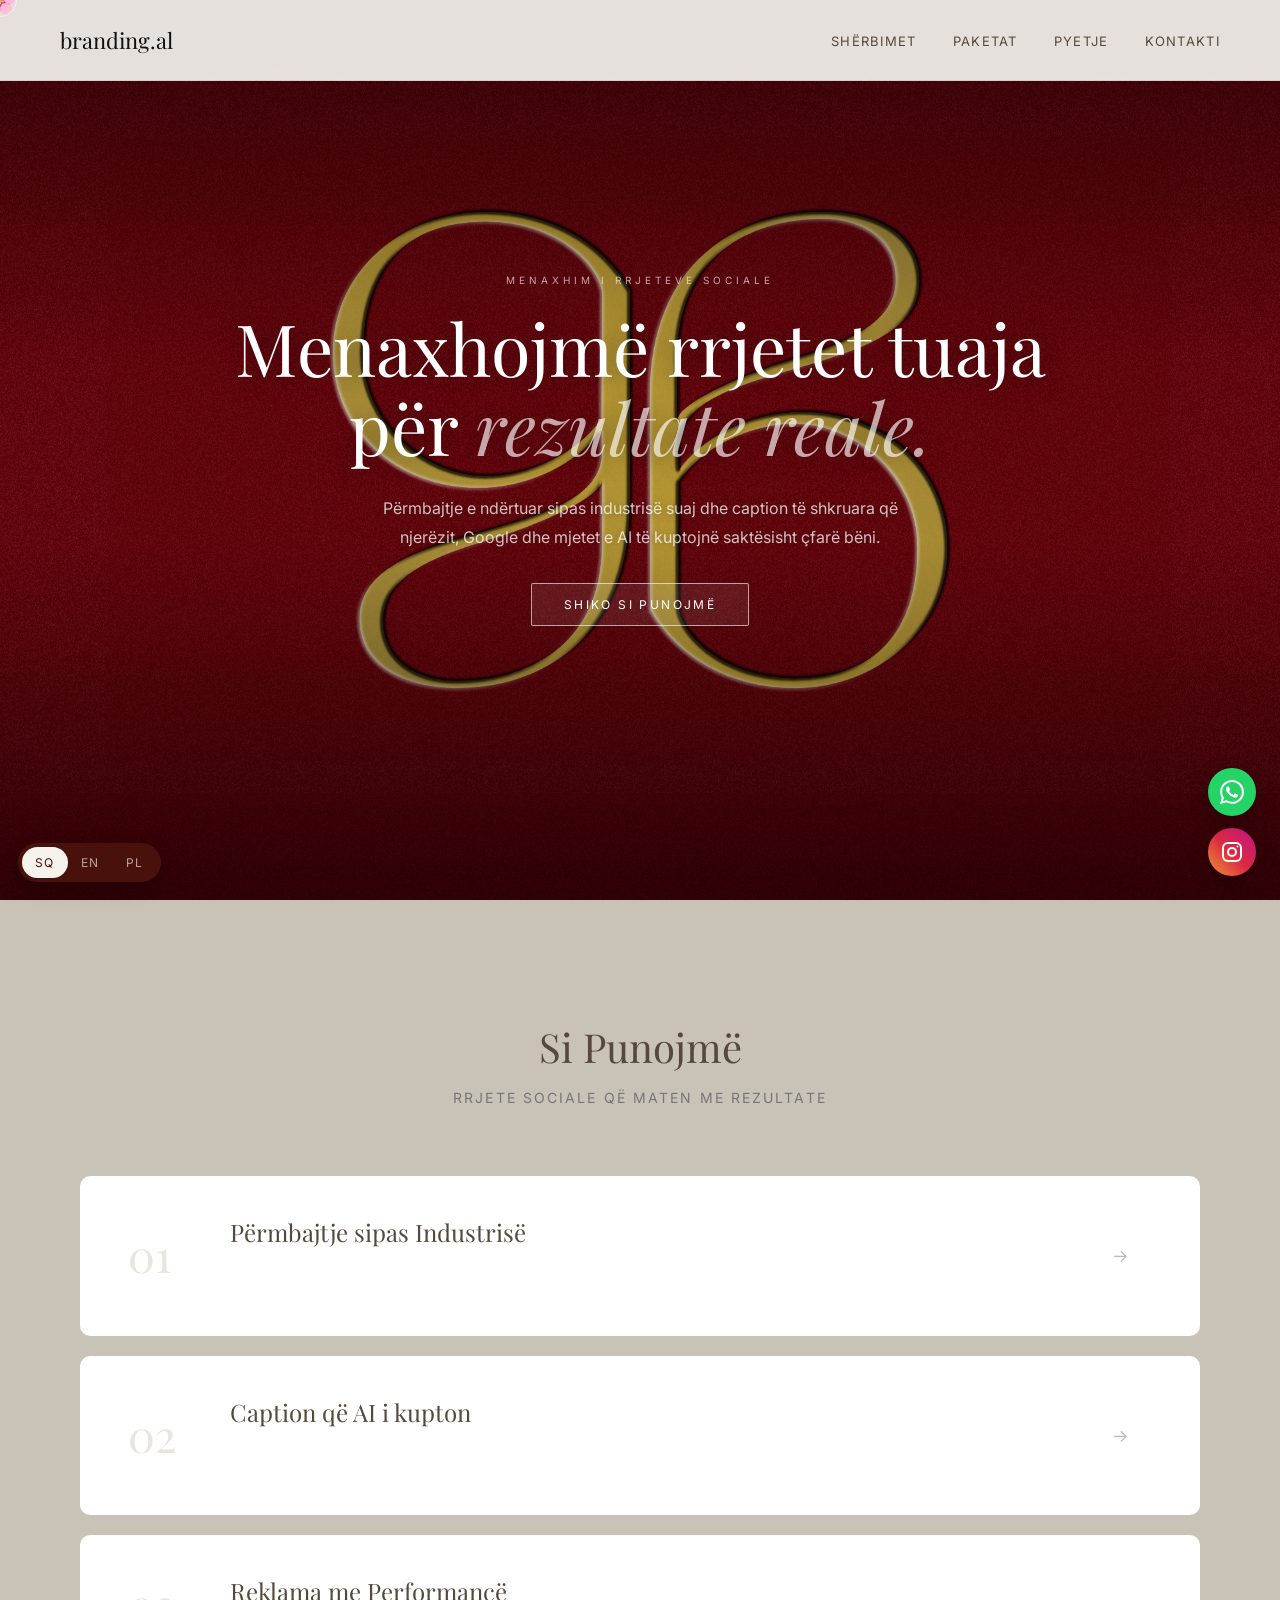
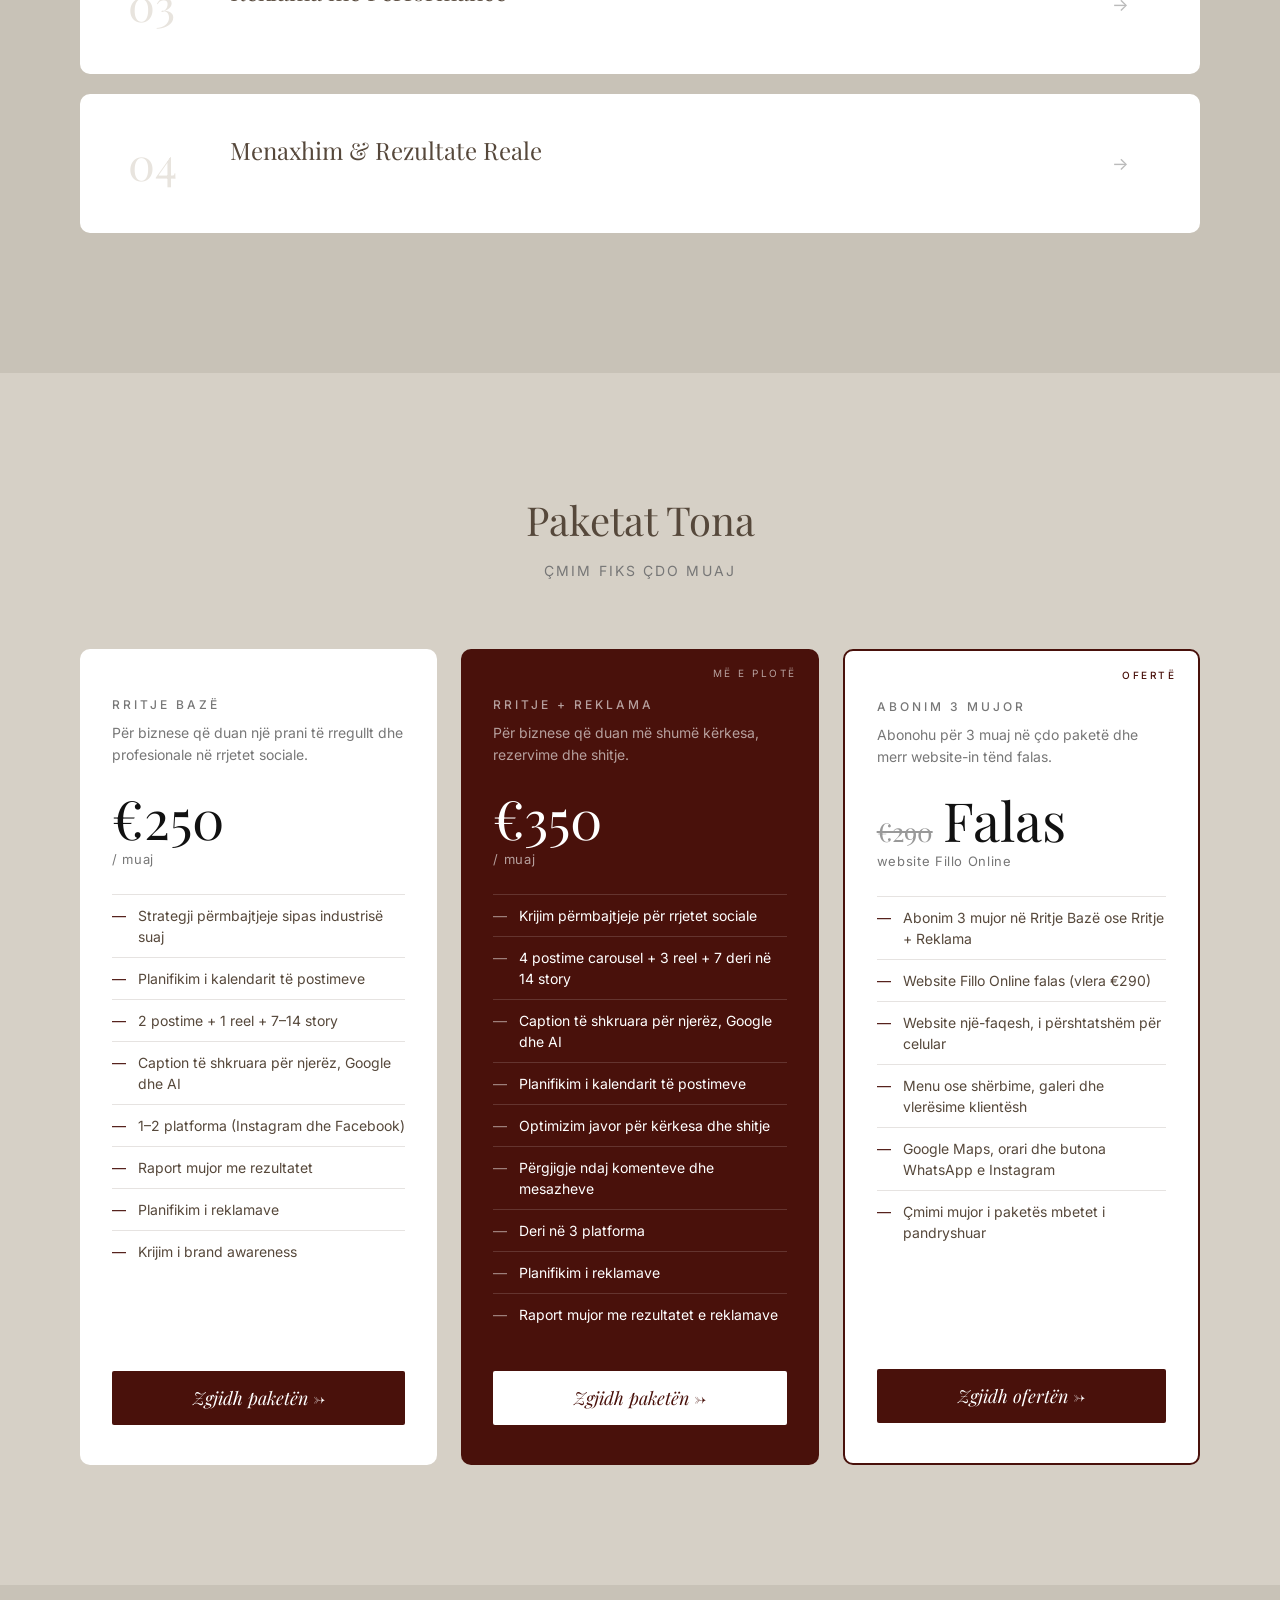
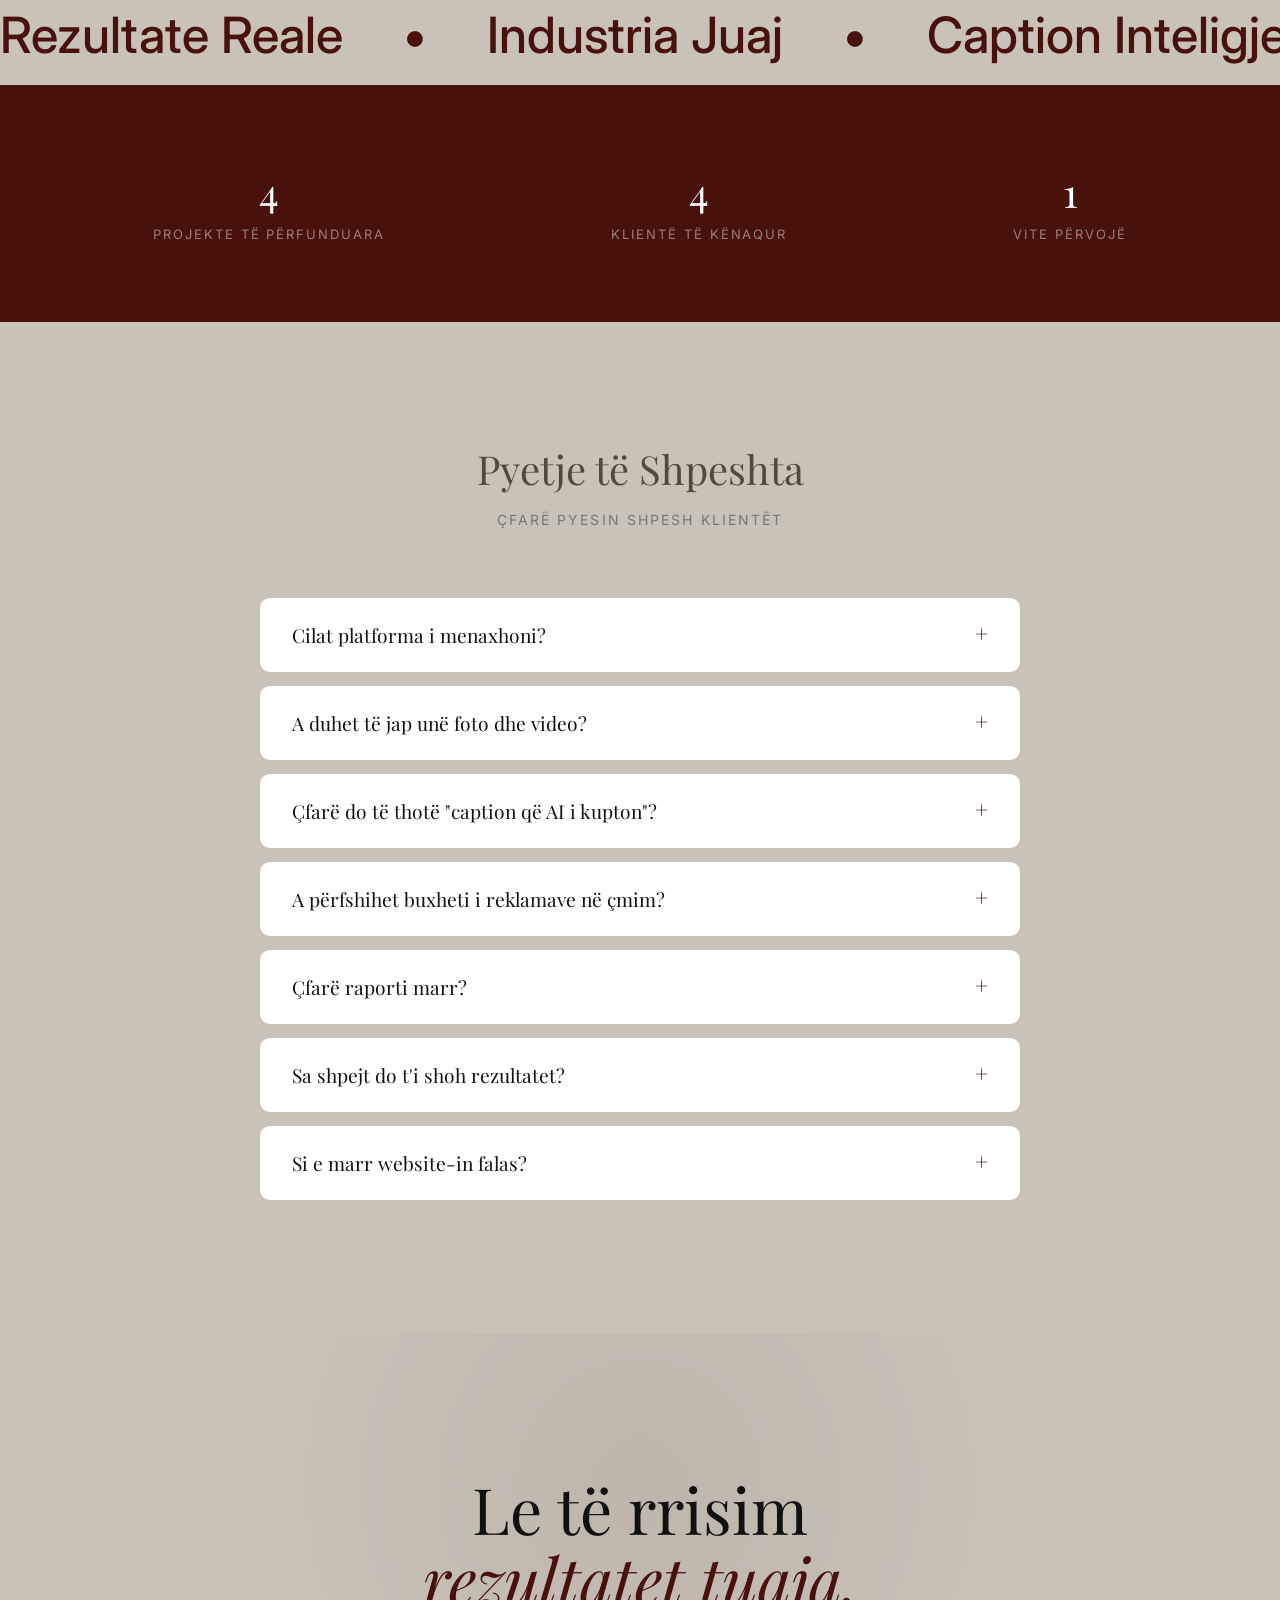
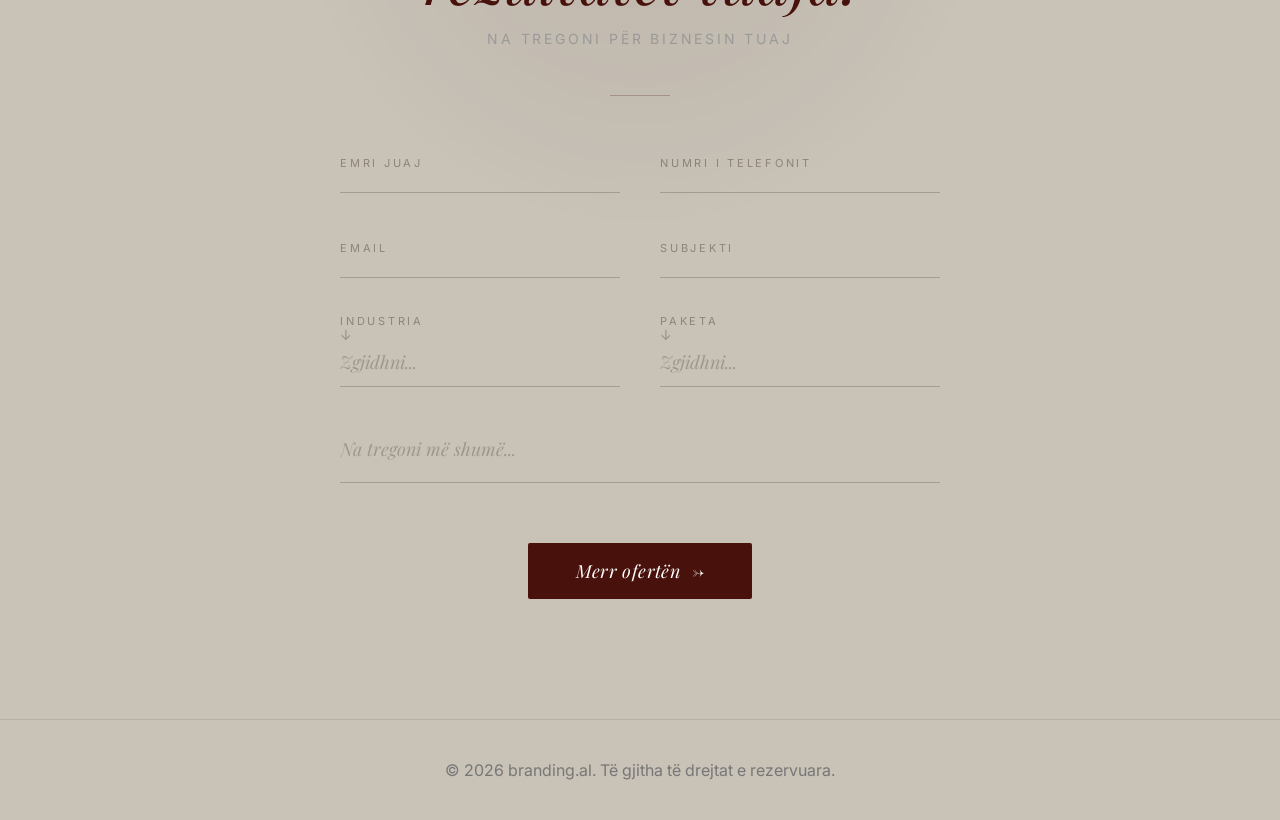
<file: services/social.html>
<!DOCTYPE html>
<html lang="sq">
<head>
<meta charset="UTF-8">
<meta name="viewport" content="width=device-width, initial-scale=1.0">
<title>Menaxhim i Rrjeteve Sociale</title>
<meta name="description" content="Menaxhim rrjetesh sociale me rezultate reale për biznesin tuaj.">
<link href="https://fonts.googleapis.com/css2?family=Playfair+Display:ital,wght@0,400;0,600;1,400&family=Inter:wght@300;400;500&display=swap" rel="stylesheet">
<style>
*{margin:0;padding:0;box-sizing:border-box}
html{scroll-behavior:smooth}
body{font-family:'Inter',sans-serif;background:#c8c2b7;color:#56483b;cursor:none}
.cursor-dot{width:32px;height:32px;position:fixed;top:0;left:0;pointer-events:none;z-index:9999;transform:translate(-50%,-50%);display:flex;align-items:center;justify-content:center;font-size:26px;line-height:1}
.cursor-fallback{display:inline-block;transition:transform .3s}
.cursor-dot.hover .cursor-fallback{transform:scale(1.3)}
.cursor-ring{width:34px;height:34px;border:1.5px solid rgba(255,255,255,.8);border-radius:50%;position:fixed;top:0;left:0;pointer-events:none;z-index:9998;transform:translate(-50%,-50%);opacity:.6;transition:width .3s,height .3s,opacity .3s}
.cursor-ring.hover{width:56px;height:56px;opacity:1}
.navbar{display:flex;justify-content:space-between;align-items:center;padding:25px 60px;position:fixed;width:100%;z-index:10;background:rgba(246,243,239,.92);backdrop-filter:blur(8px);border-bottom:1px solid rgba(0,0,0,.07)}
.logo{font-family:'Playfair Display',serif;font-size:22px;color:#111;text-decoration:none}
.nav-links{display:flex;gap:36px;list-style:none}
.nav-links a{font-size:13px;letter-spacing:.1em;color:#56483b;text-decoration:none;text-transform:uppercase;transition:color .3s}
.nav-links a:hover{color:#111}
.hero{position:relative;height:100vh;overflow:hidden;background:linear-gradient(135deg,#49110b 0%,#56483b 55%,#c8c2b7 100%)}
.hero-media{position:absolute;inset:0;z-index:0;transition:transform .4s ease-out;will-change:transform}
.hero-img{width:100%;height:100%;object-fit:cover;object-position:center;display:block;animation:zoomOut 10s ease forwards}
@keyframes zoomOut{from{transform:scale(1.06)}to{transform:scale(1)}}
.hero-overlay{position:absolute;inset:0;z-index:1;background:linear-gradient(to bottom,rgba(0,0,0,.55) 0%,rgba(0,0,0,.15) 40%,rgba(0,0,0,.15) 60%,rgba(0,0,0,.6) 100%);display:flex;justify-content:center;align-items:center;padding:0 40px}
.hero-content{text-align:center;color:#fff;max-width:820px;width:100%}
.hero-eyebrow{font-size:10px;letter-spacing:.4em;text-transform:uppercase;color:rgba(255,255,255,.65);margin-bottom:22px;opacity:0;transform:translateY(10px);animation:fadeUp .7s ease forwards .5s}
.hero-content h1{font-family:'Playfair Display',serif;font-size:clamp(36px,6vw,72px);line-height:1.1;font-weight:400;text-shadow:0 2px 24px rgba(0,0,0,.4);opacity:0;transform:translateY(20px);animation:fadeUp 1s ease forwards .7s}
.hero-content h1 em{font-style:italic;color:rgba(255,255,255,.65)}
.hero-content p{font-size:16px;color:rgba(255,255,255,.75);line-height:1.8;max-width:560px;margin:28px auto 0;text-shadow:0 1px 8px rgba(0,0,0,.3);opacity:0;transform:translateY(10px);animation:fadeUp .8s ease forwards 1.1s}
.btn{display:inline-block;margin-top:32px;padding:13px 32px;border:1px solid rgba(255,255,255,.6);background:rgba(255,255,255,.08);text-decoration:none;color:#fff;transition:.3s;font-size:12px;letter-spacing:.2em;text-transform:uppercase;opacity:0;animation:fadeUp .7s ease forwards 1.4s;cursor:none;border-radius:2px}
.btn:hover{background:rgba(255,255,255,.22);border-color:#fff}
.services{padding:120px 80px;text-align:center}
.services h2{font-family:'Playfair Display',serif;font-size:40px;font-weight:400;margin-bottom:16px}
.services-sub,.sec-sub{color:#777;font-size:14px;letter-spacing:.15em;text-transform:uppercase;margin-bottom:70px}
.steps-list{list-style:none}
.step-item{background:#fff;border-radius:10px;padding:40px 48px;display:grid;grid-template-columns:70px 1fr 40px;align-items:center;gap:32px;margin-bottom:20px;text-align:left;transition:transform .3s,box-shadow .3s;cursor:none;opacity:0;transform:translateY(24px)}
.step-item.visible{animation:fadeUp .6s ease forwards}
.step-item:hover{transform:translateY(-6px);box-shadow:0 20px 60px rgba(0,0,0,.08)}
.step-num{font-family:'Playfair Display',serif;font-size:2.8rem;font-weight:400;color:#e8e4de;line-height:1;transition:color .4s}
.step-item:hover .step-num{color:#111}
.step-name{font-family:'Playfair Display',serif;font-size:1.5rem;font-weight:400}
.step-desc{font-size:13px;color:#777;margin-top:6px;letter-spacing:.05em;line-height:1.6;opacity:0;transform:translateY(4px);transition:opacity .3s,transform .3s}
.step-item:hover .step-desc{opacity:1;transform:translateY(0)}
.step-arrow{font-size:1.1rem;color:#bbb;transition:color .3s,transform .3s}
.step-item:hover .step-arrow{color:#111;transform:translateX(6px)}
.packages{padding:120px 80px;text-align:center;background:#d6d0c6}
.packages h2{font-family:'Playfair Display',serif;font-size:40px;font-weight:400;margin-bottom:16px}
.pk-sub{color:#777;font-size:14px;letter-spacing:.15em;text-transform:uppercase;margin-bottom:70px}
.pk-grid{display:grid;grid-template-columns:repeat(3,1fr);gap:24px;max-width:1180px;margin:0 auto;text-align:left}
.pk{position:relative;background:#fff;border-radius:10px;padding:48px 32px 40px;display:flex;flex-direction:column;transition:transform .3s,box-shadow .3s;opacity:0;transform:translateY(24px)}
.pk.visible{animation:fadeUp .7s ease forwards}
.pk:hover{transform:translateY(-6px);box-shadow:0 20px 60px rgba(0,0,0,.1)}
.pk.dark{background:#49110b;color:#fff}
.pk.offer{border:2px solid #49110b}
.pk-tag{position:absolute;top:18px;right:22px;font-size:10px;letter-spacing:.25em;text-transform:uppercase;color:rgba(255,255,255,.6)}
.offer .pk-tag{color:#49110b;font-weight:500}
.pk h3{font-size:12px;letter-spacing:.25em;text-transform:uppercase;font-weight:500;color:#777}
.dark h3,.dark .pk-for,.dark .pk-price small{color:rgba(255,255,255,.6)}
.pk-for{font-size:14px;color:#777;margin:10px 0 24px;line-height:1.6}
.pk-price{font-family:'Playfair Display',serif;font-size:54px;line-height:1;margin-bottom:28px;color:#111}
.pk-price small{display:block;margin-top:8px;font-family:'Inter',sans-serif;font-size:13px;color:#777;letter-spacing:.05em}
.pk-price s{font-size:26px;color:#999;margin-right:10px}
.dark .pk-price{color:#fff}
.pk ul{list-style:none;margin-bottom:36px;flex:1}
.pk li{font-size:14px;padding:10px 0;border-top:1px solid rgba(86,72,59,.15);display:flex;gap:12px;line-height:1.5}
.dark li{border-color:rgba(255,255,255,.15)}
.pk li::before{content:'—';color:#49110b}
.dark li::before{color:rgba(255,255,255,.5)}
.pk-btn{padding:15px 24px;background:#49110b;color:#fff;border:none;font-family:'Playfair Display',serif;font-style:italic;font-size:18px;border-radius:2px;cursor:none;transition:background .3s}
.pk-btn:hover{background:#6b1810}
.dark .pk-btn{background:#fff;color:#49110b}
.dark .pk-btn:hover{background:#c8c2b7}
.scroll-text{overflow:hidden;background:#c8c2b7;color:#49110b;padding:20px 0}
.scroll-track{display:flex;width:max-content;animation:scroll 20s linear infinite;font-size:50px;font-weight:500}
.scroll-track span{margin-right:60px}
@keyframes scroll{from{transform:translateX(0)}to{transform:translateX(-50%)}}
.stats{background:#49110b;color:#fff;display:flex;justify-content:space-around;padding:80px 40px;text-align:center}
.stat h3{font-size:40px;font-family:'Playfair Display',serif;font-weight:400}
.stat p{margin-top:8px;color:rgba(255,255,255,.45);font-size:13px;letter-spacing:.15em;text-transform:uppercase}
.faq{padding:120px 80px;text-align:center}
.faq h2{font-family:'Playfair Display',serif;font-size:40px;font-weight:400;margin-bottom:16px}
.faq-sub{color:#777;font-size:14px;letter-spacing:.15em;text-transform:uppercase;margin-bottom:70px}
.faq .wrap{max-width:760px;margin:0 auto;text-align:left}
details{background:#fff;border-radius:10px;padding:24px 32px;margin-bottom:14px;transition:box-shadow .3s}
details:hover{box-shadow:0 20px 60px rgba(0,0,0,.08)}
summary{font-family:'Playfair Display',serif;font-size:1.2rem;cursor:none;list-style:none;display:flex;justify-content:space-between;gap:20px;color:#111}
summary::-webkit-details-marker{display:none}
summary::after{content:'+';color:#49110b;font-size:1.4rem;line-height:1}
details[open] summary::after{content:'–'}
details p{margin-top:14px;color:#777;line-height:1.8;font-size:14px}
.cta-contact{padding:140px 80px 120px;text-align:center;position:relative;overflow:hidden}
.cta-contact::before{content:'';position:absolute;top:-200px;left:50%;transform:translateX(-50%);width:700px;height:700px;background:radial-gradient(circle,rgba(73,17,11,.07) 0%,transparent 70%);pointer-events:none}
.cta-heading{opacity:0;transform:translateY(24px);transition:opacity .8s ease,transform .8s ease}
.cta-heading.visible{opacity:1;transform:translateY(0)}
.cta-contact h2{font-family:'Playfair Display',serif;font-size:clamp(36px,5vw,64px);font-weight:400;line-height:1.1;color:#111}
.cta-contact h2 em{font-style:italic;color:#49110b}
.cta-sub{margin-top:16px;font-size:14px;color:#999;letter-spacing:.2em;text-transform:uppercase}
.cta-divider{width:60px;height:1px;background:rgba(73,17,11,.25);margin:48px auto}
.blend-form{max-width:600px;margin:0 auto;display:grid;gap:0;opacity:0;transform:translateY(30px);transition:opacity .9s ease .2s,transform .9s ease .2s}
.blend-form.visible{opacity:1;transform:translateY(0)}
.blend-field{position:relative;margin-bottom:36px}
.blend-field input,.blend-field textarea,.blend-field select{width:100%;background:transparent;border:none;border-bottom:1px solid rgba(86,72,59,.3);padding:12px 0;font-family:'Playfair Display',serif;font-size:18px;color:#111;outline:none;transition:border-color .4s;cursor:none;border-radius:0;appearance:none}
.blend-field input::placeholder,.blend-field textarea::placeholder{color:rgba(86,72,59,.35);font-style:italic}
.blend-field select{color:rgba(86,72,59,.35);font-style:italic}
.blend-field select.filled{color:#111;font-style:normal}
.blend-field input:focus,.blend-field textarea:focus,.blend-field select:focus{border-bottom-color:#49110b}
.blend-field::after{content:'';position:absolute;bottom:0;left:0;width:0;height:1px;background:#49110b;transition:width .4s ease}
.blend-field:focus-within::after{width:100%}
.blend-field label{position:absolute;top:12px;left:0;font-size:11px;letter-spacing:.25em;text-transform:uppercase;color:rgba(86,72,59,.5);transition:top .3s,font-size .3s,color .3s;pointer-events:none}
.blend-field input:focus ~ label,.blend-field input:not(:placeholder-shown) ~ label,.blend-field textarea:focus ~ label,.blend-field textarea:not(:placeholder-shown) ~ label{top:-14px;font-size:9px;color:#49110b}
.form-row-2{display:grid;grid-template-columns:1fr 1fr;gap:40px}
.blend-field textarea{resize:none;height:60px;line-height:1.6}
.select-wrap{position:relative}
.select-wrap::after{content:'↓';position:absolute;right:0;top:12px;font-size:14px;color:rgba(86,72,59,.4);pointer-events:none}
.select-label{display:block;font-size:11px;letter-spacing:.25em;text-transform:uppercase;color:rgba(86,72,59,.5);margin-bottom:10px;text-align:left}
.btn-submit{margin-top:20px;display:inline-flex;align-items:center;gap:12px;padding:16px 48px;background:#49110b;color:#fff;border:none;font-family:'Playfair Display',serif;font-size:18px;font-style:italic;letter-spacing:.02em;cursor:none;transition:background .3s,transform .2s,letter-spacing .3s;border-radius:2px}
.btn-submit:hover{background:#6b1810;transform:translateY(-2px);letter-spacing:.06em}
.btn-submit .arrow{transition:transform .3s;font-style:normal}
.btn-submit:hover .arrow{transform:translateX(6px)}
footer{text-align:center;padding:40px;color:#777;border-top:1px solid rgba(86,72,59,.15)}
@keyframes fadeUp{to{opacity:1;transform:translateY(0)}}
.float-social{position:fixed;right:24px;bottom:24px;display:flex;flex-direction:column;gap:12px;z-index:9990}
.float-social a{width:48px;height:48px;border-radius:50%;display:flex;align-items:center;justify-content:center;box-shadow:0 6px 20px rgba(0,0,0,.25);transition:transform .3s,box-shadow .3s;cursor:none}
.float-social a:hover{transform:scale(1.1);box-shadow:0 10px 28px rgba(0,0,0,.32)}
.float-social svg{width:24px;height:24px}
.fs-wa{background:#25d366}
.fs-ig{background:linear-gradient(45deg,#f09433 0%,#dc2743 50%,#bc1888 100%)}
@media(max-width:1100px){.pk-grid{grid-template-columns:1fr;max-width:560px}}
@media(max-width:900px){
.navbar{padding:20px 30px}.nav-links{display:none}
.services,.packages,.faq{padding:80px 30px}
.step-item{grid-template-columns:50px 1fr;padding:28px 24px}
.step-arrow{display:none}
.step-desc{opacity:1;transform:none}
.stats{flex-direction:column;gap:40px}
details{padding:20px 22px}
.cta-contact{padding:80px 30px}
.form-row-2{grid-template-columns:1fr;gap:0}
.float-social{right:16px;bottom:16px}
}
@media(hover:none){
.cursor-dot,.cursor-ring{display:none}
body,.btn,.step-item,.btn-submit,.pk-btn,summary,.blend-field input,.blend-field textarea,.blend-field select,.float-social a{cursor:auto}
.step-desc{opacity:1;transform:none}
}
.lang-switch{position:fixed;left:18px;bottom:18px;z-index:9990;display:flex;background:#49110b;border-radius:999px;padding:4px;box-shadow:0 6px 18px rgba(0,0,0,.25)}
.lang-switch button{border:0;background:none;color:#f6f2ec;font-family:'Inter',sans-serif;font-size:12px;letter-spacing:.12em;padding:8px 13px;border-radius:999px;cursor:none;opacity:.65;transition:background .3s,color .3s,opacity .3s}
.lang-switch button:hover{opacity:1}
.lang-switch button.active{background:#f6f2ec;color:#49110b;opacity:1}
@media(hover:none){.lang-switch button{cursor:pointer}}
@media(max-width:600px){.lang-switch{left:12px;bottom:12px}}
</style>
</head>
<body>
<div class="cursor-ring" id="ring"></div>
<div class="cursor-dot" id="dot"><span class="cursor-fallback">🌸</span></div>
<nav class="navbar">
  <a href="../index.html" class="logo">branding.al</a>
  <ul class="nav-links"><li><a href="#process">Shërbimet</a></li><li><a href="#packages">Paketat</a></li><li><a href="#faq">Pyetje</a></li><li><a href="#contact">Kontakti</a></li></ul>
</nav>
<section class="hero">
  <div class="hero-media" id="heroMedia"><img class="hero-img" src="../logo/branding prof.png" alt="" onerror="this.style.display='none'"></div>
  <div class="hero-overlay"><div class="hero-content">
    <div class="hero-eyebrow">Menaxhim i Rrjeteve Sociale</div>
    <h1>Menaxhojmë rrjetet tuaja<br>për <em>rezultate reale.</em></h1>
    <p>Përmbajtje e ndërtuar sipas industrisë suaj dhe caption të shkruara që njerëzit, Google dhe mjetet e AI të kuptojnë saktësisht çfarë bëni.</p>
    <a href="#process" class="btn">Shiko si punojmë</a>
  </div></div>
</section>

<section class="services" id="process"><h2>Si Punojmë</h2><p class="services-sub">Rrjete sociale që maten me rezultate</p>
<ol class="steps-list"><li class="step-item" data-delay="0.0"><div class="step-num">01</div><div class="step-body"><div class="step-name">Përmbajtje sipas Industrisë</div><div class="step-desc">Përmbajtje e planifikuar sipas sektorit tuaj, qoftë hotel, restorant, bukuri apo tregti, me formatet dhe temat që funksionojnë për audiencën tuaj</div></div><div class="step-arrow">→</div></li><li class="step-item" data-delay="0.1"><div class="step-num">02</div><div class="step-body"><div class="step-name">Caption që AI i kupton</div><div class="step-desc">Caption të qarta me shërbimet, vendndodhjen dhe fjalët kyçe, që Google dhe mjetet e AI ta njohin brandin tuaj dhe ta rekomandojnë</div></div><div class="step-arrow">→</div></li><li class="step-item" data-delay="0.2"><div class="step-num">03</div><div class="step-body"><div class="step-name">Reklama me Performancë</div><div class="step-desc">Fushata në Meta, TikTok dhe Google, të optimizuara çdo javë për kërkesa dhe shitje, jo vetëm pëlqime</div></div><div class="step-arrow">→</div></li><li class="step-item" data-delay="0.3"><div class="step-num">04</div><div class="step-body"><div class="step-name">Menaxhim & Rezultate Reale</div><div class="step-desc">Postim, përgjigje ndaj komunitetit dhe raport mujor me numrat që kanë rëndësi për biznesin tuaj</div></div><div class="step-arrow">→</div></li></ol></section>
<section class="packages" id="packages"><h2>Paketat Tona</h2><p class="pk-sub">Çmim fiks çdo muaj</p>
<div class="pk-grid">
<article class="pk" data-delay="0"><h3>Rritje Bazë</h3><p class="pk-for">Për biznese që duan një prani të rregullt dhe profesionale në rrjetet sociale.</p><div class="pk-price">€250 <small>/ muaj</small></div><ul><li>Strategji përmbajtjeje sipas industrisë suaj</li><li>Planifikim i kalendarit të postimeve</li><li>2 postime + 1 reel + 7–14 story</li><li>Caption të shkruara për njerëz, Google dhe AI</li><li>1–2 platforma (Instagram dhe Facebook)</li><li>Raport mujor me rezultatet</li><li>Planifikim i reklamave</li><li>Krijim i brand awareness</li></ul><button class="pk-btn" onclick="choosePackage('Rritje Bazë — €250/muaj')">Zgjidh paketën →</button></article>
<article class="pk dark" data-delay="0.15"><span class="pk-tag">Më e plotë</span><h3>Rritje + Reklama</h3><p class="pk-for">Për biznese që duan më shumë kërkesa, rezervime dhe shitje.</p><div class="pk-price">€350 <small>/ muaj</small></div><ul><li>Krijim përmbajtjeje për rrjetet sociale</li><li>4 postime carousel + 3 reel + 7 deri në 14 story</li><li>Caption të shkruara për njerëz, Google dhe AI</li><li>Planifikim i kalendarit të postimeve</li><li>Optimizim javor për kërkesa dhe shitje</li><li>Përgjigje ndaj komenteve dhe mesazheve</li><li>Deri në 3 platforma</li><li>Planifikim i reklamave</li><li>Raport mujor me rezultatet e reklamave</li></ul><button class="pk-btn" onclick="choosePackage('Rritje + Reklama — €350/muaj')">Zgjidh paketën →</button></article>
<article class="pk offer" data-delay="0.3"><span class="pk-tag">Ofertë</span><h3>Abonim 3 Mujor</h3><p class="pk-for">Abonohu për 3 muaj në çdo paketë dhe merr website-in tënd falas.</p><div class="pk-price"><s>€290</s>Falas <small>website Fillo Online</small></div><ul><li>Abonim 3 mujor në Rritje Bazë ose Rritje + Reklama</li><li>Website Fillo Online falas (vlera €290)</li><li>Website një-faqesh, i përshtatshëm për celular</li><li>Menu ose shërbime, galeri dhe vlerësime klientësh</li><li>Google Maps, orari dhe butona WhatsApp e Instagram</li><li>Çmimi mujor i paketës mbetet i pandryshuar</li></ul><button class="pk-btn" onclick="choosePackage('Abonim 3 mujor + Website Fillo Online falas')">Zgjidh ofertën →</button></article>
</div></section>
<div class="scroll-text"><div class="scroll-track"><span>Rezultate Reale</span><span>•</span><span>Industria Juaj</span><span>•</span><span>Caption Inteligjente</span><span>•</span><span>Performancë</span><span>•</span><span>Rezultate Reale</span><span>•</span><span>Industria Juaj</span><span>•</span><span>Caption Inteligjente</span><span>•</span><span>Performancë</span><span>•</span></div></div>
<div class="stats"><div class="stat"><h3 class="count" data-target="5">0</h3><p>Projekte të përfunduara</p></div><div class="stat"><h3 class="count" data-target="5">0</h3><p>Klientë të kënaqur</p></div><div class="stat"><h3 class="count" data-target="2">0</h3><p>Vite përvojë</p></div></div>
<section class="faq" id="faq"><h2>Pyetje të Shpeshta</h2><p class="faq-sub">Çfarë pyesin shpesh klientët</p><div class="wrap"><details><summary>Cilat platforma i menaxhoni?</summary><p>Menaxhojmë llogaritë tuaja në rrjetet sociale që i përshtaten biznesit tuaj, si Instagram, Facebook dhe TikTok. Zgjedhim bashkë ku ka kuptim të jeni prezent.</p></details><details><summary>A duhet të jap unë foto dhe video?</summary><p>Materialet tuaja reale (produktet, vendi, ekipi) funksionojnë më mirë. Nëse nuk keni, ju ndihmojmë të planifikoni çfarë të filmoni ose fotografoni.</p></details><details><summary>Çfarë do të thotë "caption që AI i kupton"?</summary><p>Shkruajmë përshkrime të qarta që përmbajnë shërbimet tuaja, vendndodhjen dhe fjalët kyçe, që Google dhe mjetet e AI të kuptojnë çfarë bëni dhe të mund t'ju sugjerojnë.</p></details><details><summary>A përfshihet buxheti i reklamave në çmim?</summary><p>Jo, buxheti i reklamave i paguhet drejtpërdrejt platformës (Meta, TikTok ose Google). Ne e menaxhojmë dhe e optimizojmë çdo javë që të sjellë kërkesa, jo vetëm pëlqime.</p></details><details><summary>Çfarë raporti marr?</summary><p>Çdo muaj merrni një raport me numrat që kanë rëndësi për biznesin tuaj, si arritja, kërkesat dhe rezultatet e reklamave, dhe me çfarë do të përmirësojmë muajin tjetër.</p></details><details><summary>Sa shpejt do t'i shoh rezultatet?</summary><p>Varet nga industria, konkurrenca dhe buxheti. Rritja e qëndrueshme zakonisht kërkon disa javë, ndaj nuk japim premtime të rreme për rezultate brenda ditësh.</p></details><details><summary>Si e marr website-in falas?</summary><p>Zgjidhni ofertën "Abonim 3 Mujor" dhe abonohuni për 3 muaj në Rritje Bazë ose Rritje + Reklama. Website-i Fillo Online është i përfshirë pa pagesë shtesë.</p></details></div></section>

<section class="cta-contact" id="contact">
  <div class="cta-heading" id="ctaHeading"><h2>Le të rrisim<br><em>rezultatet tuaja.</em></h2><p class="cta-sub">Na tregoni për biznesin tuaj</p></div>
  <div class="cta-divider"></div>
  <div class="blend-form" id="blendForm"><div class="form-row-2"><div class="blend-field"><input type="text" id="f-name" placeholder=" "><label>Emri juaj</label></div><div class="blend-field"><input type="tel" id="f-phone" placeholder=" "><label>Numri i telefonit</label></div></div>
<div class="form-row-2"><div class="blend-field"><input type="email" id="f-email" placeholder=" "><label>Email</label></div><div class="blend-field"><input type="text" id="f-industry" placeholder=" "><label>Subjekti</label></div></div>
<div class="form-row-2"><div class="blend-field select-wrap"><span class="select-label">Industria</span><select id="f-service" onchange="this.classList.add('filled')"><option value="" disabled selected>Zgjidhni...</option><option>Turizëm & Mikpritje</option><option>Ushqim & Pije</option><option>Bukuri & Wellness</option><option>Pasuri e paluajtshme & Ndërtim & Rentals</option><option>Tjetër</option></select></div>
<div class="blend-field select-wrap"><span class="select-label">Paketa</span><select id="f-package" onchange="this.classList.add('filled')"><option value="" disabled selected>Zgjidhni...</option><option>Rritje Bazë — €250/muaj</option><option>Rritje + Reklama — €350/muaj</option><option>Abonim 3 mujor + Website Fillo Online falas</option><option>Nuk jam i sigurt, më këshilloni</option></select></div></div>
<div class="blend-field"><textarea id="f-message" placeholder="Na tregoni më shumë..."></textarea></div>
<div><button class="btn-submit" onclick="sendToWhatsApp()">Merr ofertën <span class="arrow">→</span></button></div></div>
</section>
<footer><p>© 2026 branding.al. Të gjitha të drejtat e rezervuara.</p></footer>
<div class="float-social"><a class="fs-wa" href="https://wa.me/355696736765" target="_blank" rel="noopener" aria-label="WhatsApp"><svg viewBox="0 0 24 24" fill="#fff"><path d="M17.472 14.382c-.297-.149-1.758-.867-2.03-.967-.273-.099-.471-.148-.67.15-.197.297-.767.966-.94 1.164-.173.199-.347.223-.644.075-.297-.15-1.255-.463-2.39-1.475-.883-.788-1.48-1.761-1.653-2.059-.173-.297-.018-.458.13-.606.134-.133.298-.347.446-.52.149-.174.198-.298.298-.497.099-.198.05-.371-.025-.52-.075-.149-.669-1.612-.916-2.207-.242-.579-.487-.5-.669-.51-.173-.008-.371-.01-.57-.01-.198 0-.52.074-.792.372-.272.297-1.04 1.016-1.04 2.479 0 1.462 1.065 2.875 1.213 3.074.149.198 2.096 3.2 5.077 4.487.709.306 1.262.489 1.694.625.712.227 1.36.195 1.871.118.571-.085 1.758-.719 2.006-1.413.248-.694.248-1.289.173-1.413-.074-.124-.272-.198-.57-.347m-5.421 7.403h-.004a9.87 9.87 0 01-5.031-1.378l-.361-.214-3.741.982.998-3.648-.235-.374a9.86 9.86 0 01-1.51-5.26c.001-5.45 4.436-9.884 9.888-9.884 2.64 0 5.122 1.03 6.988 2.898a9.825 9.825 0 012.893 6.994c-.003 5.45-4.437 9.884-9.885 9.884m8.413-18.297A11.815 11.815 0 0012.05 0C5.495 0 .16 5.335.157 11.892c0 2.096.547 4.142 1.588 5.945L.057 24l6.305-1.654a11.882 11.882 0 005.683 1.448h.005c6.554 0 11.89-5.335 11.893-11.893a11.821 11.821 0 00-3.48-8.413z"/></svg></a><a class="fs-ig" href="https://www.instagram.com/branding.al/" target="_blank" rel="noopener" aria-label="Instagram"><svg viewBox="0 0 24 24" fill="none" stroke="#fff" stroke-width="2" stroke-linecap="round" stroke-linejoin="round"><rect x="3" y="3" width="18" height="18" rx="5"/><circle cx="12" cy="12" r="4"/><circle cx="17.5" cy="6.5" r="1" fill="#fff" stroke="none"/></svg></a></div>
  <div class="lang-switch" id="langSwitch" role="group" aria-label="Gjuha">
  <button type="button" data-lang="sq" class="active">SQ</button>
  <button type="button" data-lang="en">EN</button>
  <button type="button" data-lang="pl">PL</button>
</div>
<script>
const META={
  sq:{t:'Menaxhim i Rrjeteve Sociale',d:'Menaxhim rrjetesh sociale me rezultate reale për biznesin tuaj.'},
  en:{t:'Social Media Management',d:'Social media management with real results for your business.'},
  pl:{t:'Zarządzanie mediami społecznościowymi',d:'Zarządzanie mediami społecznościowymi z realnymi wynikami dla Twojej firmy.'}
};
const T=[
["Shërbimet","Services","Usługi"],
["Paketat","Packages","Pakiety"],
["Pyetje","Questions","Pytania"],
["Kontakti","Contact","Kontakt"],
["Menaxhim i Rrjeteve Sociale","Social Media Management","Zarządzanie mediami społecznościowymi"],
["Menaxhojmë rrjetet tuaja","We manage your networks","Zarządzamy Twoimi profilami"],
["për","for","dla"],
["rezultate reale.","real results.","realnych wyników."],
["Përmbajtje e ndërtuar sipas industrisë suaj dhe caption të shkruara që njerëzit, Google dhe mjetet e AI të kuptojnë saktësisht çfarë bëni.","Content built for your industry and captions written so people, Google and AI tools understand exactly what you do.","Treści zbudowane pod Twoją branżę i opisy napisane tak, by ludzie, Google i narzędzia AI dokładnie rozumieli, czym się zajmujesz."],
["Shiko si punojmë","See how we work","Zobacz, jak pracujemy"],
["Si Punojmë","How We Work","Jak pracujemy"],
["Rrjete sociale që maten me rezultate","Social media measured by results","Social media mierzone wynikami"],
["Përmbajtje sipas Industrisë","Industry-Specific Content","Treści dopasowane do branży"],
["Përmbajtje e planifikuar sipas sektorit tuaj, qoftë hotel, restorant, bukuri apo tregti, me formatet dhe temat që funksionojnë për audiencën tuaj","Content planned for your sector, whether hotel, restaurant, beauty or retail, with the formats and topics that work for your audience","Treści zaplanowane pod Twoją branżę, czy to hotel, restauracja, uroda czy handel, w formatach i tematach, które działają na Twoich odbiorców"],
["Caption që AI i kupton","Captions AI Understands","Opisy zrozumiałe dla AI"],
["Caption të qarta me shërbimet, vendndodhjen dhe fjalët kyçe, që Google dhe mjetet e AI ta njohin brandin tuaj dhe ta rekomandojnë","Clear captions with your services, location and keywords, so Google and AI tools recognize your brand and recommend it","Jasne opisy z usługami, lokalizacją i słowami kluczowymi, aby Google i narzędzia AI rozpoznawały Twoją markę i ją polecały"],
["Reklama me Performancë","Performance Ads","Reklamy efektywnościowe"],
["Fushata në Meta, TikTok dhe Google, të optimizuara çdo javë për kërkesa dhe shitje, jo vetëm pëlqime","Campaigns on Meta, TikTok and Google, optimized every week for inquiries and sales, not just likes","Kampanie w Meta, TikToku i Google, optymalizowane co tydzień pod zapytania i sprzedaż, a nie tylko polubienia"],
["Menaxhim & Rezultate Reale","Management & Real Results","Zarządzanie i realne wyniki"],
["Postim, përgjigje ndaj komunitetit dhe raport mujor me numrat që kanë rëndësi për biznesin tuaj","Posting, community replies and a monthly report with the numbers that matter for your business","Publikowanie, odpowiedzi dla społeczności i miesięczny raport z liczbami, które mają znaczenie dla Twojej firmy"],
["Paketat Tona","Our Packages","Nasze pakiety"],
["Çmim fiks çdo muaj","Fixed monthly price","Stała cena miesięczna"],
["Rritje Bazë","Basic Growth","Wzrost Podstawowy"],
["Për biznese që duan një prani të rregullt dhe profesionale në rrjetet sociale.","For businesses that want a regular, professional presence on social media.","Dla firm, które chcą regularnej, profesjonalnej obecności w mediach społecznościowych."],
["/ muaj","/ month","/ miesiąc"],
["Strategji përmbajtjeje sipas industrisë suaj","Content strategy tailored to your industry","Strategia treści dopasowana do Twojej branży"],
["Planifikim i kalendarit të postimeve","Post calendar planning","Planowanie kalendarza postów"],
["2 postime + 1 reel + 7–14 story","2 posts + 1 reel + 7–14 stories","2 posty + 1 reel + 7–14 relacji"],
["Caption të shkruara për njerëz, Google dhe AI","Captions written for people, Google and AI","Opisy pisane dla ludzi, Google i AI"],
["1–2 platforma (Instagram dhe Facebook)","1–2 platforms (Instagram and Facebook)","1–2 platformy (Instagram i Facebook)"],
["Raport mujor me rezultatet","Monthly results report","Miesięczny raport z wynikami"],
["Planifikim i reklamave","Ad planning","Planowanie reklam"],
["Krijim i brand awareness","Brand awareness building","Budowanie świadomości marki"],
["Zgjidh paketën →","Choose package →","Wybierz pakiet →"],
["Më e plotë","Most complete","Najpełniejszy"],
["Rritje + Reklama","Growth + Ads","Wzrost + Reklamy"],
["Për biznese që duan më shumë kërkesa, rezervime dhe shitje.","For businesses that want more inquiries, bookings and sales.","Dla firm, które chcą więcej zapytań, rezerwacji i sprzedaży."],
["Krijim përmbajtjeje për rrjetet sociale","Social media content creation","Tworzenie treści do mediów społecznościowych"],
["4 postime carousel + 3 reel + 7 deri në 14 story","4 carousel posts + 3 reels + 7 to 14 stories","4 posty karuzelowe + 3 reelsy + 7 do 14 relacji"],
["Optimizim javor për kërkesa dhe shitje","Weekly optimization for inquiries and sales","Cotygodniowa optymalizacja pod zapytania i sprzedaż"],
["Përgjigje ndaj komenteve dhe mesazheve","Replies to comments and messages","Odpowiedzi na komentarze i wiadomości"],
["Deri në 3 platforma","Up to 3 platforms","Do 3 platform"],
["Raport mujor me rezultatet e reklamave","Monthly report with ad results","Miesięczny raport z wynikami reklam"],
["Ofertë","Offer","Oferta"],
["Abonim 3 Mujor","3-Month Subscription","Abonament 3-miesięczny"],
["Abonohu për 3 muaj në çdo paketë dhe merr website-in tënd falas.","Subscribe for 3 months to any package and get your website for free.","Wykup 3 miesiące dowolnego pakietu i odbierz swoją stronę WWW za darmo."],
["Falas","Free","Gratis"],
["website Fillo Online","Start Online website","strona Zacznij online"],
["Abonim 3 mujor në Rritje Bazë ose Rritje + Reklama","3-month subscription to Basic Growth or Growth + Ads","3-miesięczny abonament Wzrost Podstawowy lub Wzrost + Reklamy"],
["Website Fillo Online falas (vlera €290)","Free Start Online website (worth €290)","Strona Zacznij online gratis (wartość €290)"],
["Website një-faqesh, i përshtatshëm për celular","One-page, mobile-friendly website","Jednostronicowa strona przyjazna telefonom"],
["Menu ose shërbime, galeri dhe vlerësime klientësh","Menu or services, gallery and customer reviews","Menu lub usługi, galeria i opinie klientów"],
["Google Maps, orari dhe butona WhatsApp e Instagram","Google Maps, opening hours and WhatsApp and Instagram buttons","Google Maps, godziny otwarcia i przyciski WhatsApp i Instagram"],
["Çmimi mujor i paketës mbetet i pandryshuar","The package's monthly price stays unchanged","Miesięczna cena pakietu pozostaje bez zmian"],
["Zgjidh ofertën →","Choose offer →","Wybierz ofertę →"],
["Rezultate Reale","Real Results","Realne wyniki"],
["Industria Juaj","Your Industry","Twoja branża"],
["Caption Inteligjente","Smart Captions","Inteligentne opisy"],
["Performancë","Performance","Efektywność"],
["Projekte të përfunduara","Completed projects","Zrealizowane projekty"],
["Klientë të kënaqur","Happy clients","Zadowoleni klienci"],
["Vite përvojë","Years of experience","Lata doświadczenia"],
["Pyetje të Shpeshta","Frequently Asked Questions","Najczęstsze pytania"],
["Çfarë pyesin shpesh klientët","What clients often ask","O co najczęściej pytają klienci"],
["Cilat platforma i menaxhoni?","Which platforms do you manage?","Jakimi platformami zarządzacie?"],
["Menaxhojmë llogaritë tuaja në rrjetet sociale që i përshtaten biznesit tuaj, si Instagram, Facebook dhe TikTok. Zgjedhim bashkë ku ka kuptim të jeni prezent.","We manage your accounts on the social networks that suit your business, such as Instagram, Facebook and TikTok. We choose together where it makes sense to be present.","Zarządzamy Twoimi kontami w mediach społecznościowych dopasowanych do firmy, takich jak Instagram, Facebook i TikTok. Razem wybieramy, gdzie warto być obecnym."],
["A duhet të jap unë foto dhe video?","Do I need to provide photos and videos?","Czy muszę dostarczyć zdjęcia i filmy?"],
["Materialet tuaja reale (produktet, vendi, ekipi) funksionojnë më mirë. Nëse nuk keni, ju ndihmojmë të planifikoni çfarë të filmoni ose fotografoni.","Your real materials (products, place, team) work best. If you don't have any, we help you plan what to film or photograph.","Twoje prawdziwe materiały (produkty, miejsce, zespół) działają najlepiej. Jeśli ich nie masz, pomożemy zaplanować, co nagrać lub sfotografować."],
["Çfarë do të thotë \"caption që AI i kupton\"?","What does \"captions AI understands\" mean?","Co oznacza „opisy zrozumiałe dla AI”?"],
["Shkruajmë përshkrime të qarta që përmbajnë shërbimet tuaja, vendndodhjen dhe fjalët kyçe, që Google dhe mjetet e AI të kuptojnë çfarë bëni dhe të mund t'ju sugjerojnë.","We write clear descriptions containing your services, location and keywords, so Google and AI tools understand what you do and can recommend you.","Piszemy jasne opisy z Twoimi usługami, lokalizacją i słowami kluczowymi, aby Google i narzędzia AI rozumiały, czym się zajmujesz, i mogły Cię polecać."],
["A përfshihet buxheti i reklamave në çmim?","Is the ad budget included in the price?","Czy budżet reklamowy jest wliczony w cenę?"],
["Jo, buxheti i reklamave i paguhet drejtpërdrejt platformës (Meta, TikTok ose Google). Ne e menaxhojmë dhe e optimizojmë çdo javë që të sjellë kërkesa, jo vetëm pëlqime.","No, the ad budget is paid directly to the platform (Meta, TikTok or Google). We manage and optimize it every week to bring inquiries, not just likes.","Nie, budżet reklamowy płaci się bezpośrednio platformie (Meta, TikTok lub Google). My zarządzamy nim i optymalizujemy go co tydzień, aby przynosił zapytania, a nie tylko polubienia."],
["Çfarë raporti marr?","What report do I get?","Jaki raport otrzymam?"],
["Çdo muaj merrni një raport me numrat që kanë rëndësi për biznesin tuaj, si arritja, kërkesat dhe rezultatet e reklamave, dhe me çfarë do të përmirësojmë muajin tjetër.","Every month you get a report with the numbers that matter for your business, such as reach, inquiries and ad results, and what we will improve next month.","Co miesiąc otrzymujesz raport z liczbami ważnymi dla Twojej firmy, takimi jak zasięg, zapytania i wyniki reklam, oraz informacją, co poprawimy w następnym miesiącu."],
["Sa shpejt do t'i shoh rezultatet?","How soon will I see results?","Jak szybko zobaczę wyniki?"],
["Varet nga industria, konkurrenca dhe buxheti. Rritja e qëndrueshme zakonisht kërkon disa javë, ndaj nuk japim premtime të rreme për rezultate brenda ditësh.","It depends on the industry, competition and budget. Steady growth usually takes a few weeks, so we don't make false promises of results within days.","Zależy to od branży, konkurencji i budżetu. Stabilny wzrost zwykle wymaga kilku tygodni, dlatego nie obiecujemy fałszywie wyników w kilka dni."],
["Si e marr website-in falas?","How do I get the free website?","Jak odebrać stronę WWW za darmo?"],
["Zgjidhni ofertën \"Abonim 3 Mujor\" dhe abonohuni për 3 muaj në Rritje Bazë ose Rritje + Reklama. Website-i Fillo Online është i përfshirë pa pagesë shtesë.","Choose the \"3-Month Subscription\" offer and subscribe for 3 months to Basic Growth or Growth + Ads. The Start Online website is included at no extra cost.","Wybierz ofertę „Abonament 3-miesięczny” i wykup 3 miesiące pakietu Wzrost Podstawowy lub Wzrost + Reklamy. Strona Zacznij online jest wliczona bez dodatkowej opłaty."],
["Le të rrisim","Let's grow","Zwiększmy"],
["rezultatet tuaja.","your results.","Twoje wyniki."],
["Na tregoni për biznesin tuaj","Tell us about your business","Opowiedz nam o swojej firmie"],
["Emri juaj","Your name","Imię i nazwisko"],
["Numri i telefonit","Phone number","Numer telefonu"],
["Subjekti","Business name","Nazwa firmy"],
["Industria","Industry","Branża"],
["Zgjidhni...","Select...","Wybierz..."],
["Turizëm & Mikpritje","Tourism & Hospitality","Turystyka i gościnność"],
["Ushqim & Pije","Food & Drink","Jedzenie i napoje"],
["Bukuri & Wellness","Beauty & Wellness","Uroda i wellness"],
["Pasuri e paluajtshme & Ndërtim & Rentals","Real Estate, Construction & Rentals","Nieruchomości, budownictwo i wynajem"],
["Tjetër","Other","Inne"],
["Paketa","Package","Pakiet"],
["Rritje Bazë — €250/muaj","Basic Growth — €250/month","Wzrost Podstawowy — €250/miesiąc"],
["Rritje + Reklama — €350/muaj","Growth + Ads — €350/month","Wzrost + Reklamy — €350/miesiąc"],
["Abonim 3 mujor + Website Fillo Online falas","3-month subscription + free Start Online website","Abonament 3-miesięczny + strona Zacznij online gratis"],
["Nuk jam i sigurt, më këshilloni","I'm not sure, advise me","Nie jestem pewien, doradźcie mi"],
["Na tregoni më shumë...","Tell us more...","Opowiedz nam więcej..."],
["Merr ofertën","Get the offer","Skorzystaj z oferty"],
["© 2026 branding.al. Të gjitha të drejtat e rezervuara.","© 2026 branding.al. All rights reserved.","© 2026 branding.al. Wszelkie prawa zastrzeżone."]
];
</script>
<script>
(function(){
  const norm=s=>s.replace(/\s+/g,' ').trim();
  const map=new Map(T.map(r=>[norm(r[0]),{en:r[1],pl:r[2]}]));

  // option-et ruajnë vlerën shqip, që choosePackage() dhe WhatsApp të vazhdojnë të punojnë
  document.querySelectorAll('option').forEach(o=>{
    if(!o.hasAttribute('value'))o.setAttribute('value',o.textContent.trim());
  });
  // placeholder-at (vetëm ata me tekst, jo placeholder=" ")
  const phs=[...document.querySelectorAll('[placeholder]')].filter(e=>e.getAttribute('placeholder').trim());
  phs.forEach(e=>e._ph=e.getAttribute('placeholder'));

  function apply(lang){
    const w=document.createTreeWalker(document.body,NodeFilter.SHOW_TEXT,{
      acceptNode:n=>{
        const p=n.parentNode.nodeName;
        return (p==='SCRIPT'||p==='STYLE'||!n.nodeValue.trim())?NodeFilter.FILTER_REJECT:NodeFilter.FILTER_ACCEPT;
      }
    });
    let n;
    while((n=w.nextNode())){
      if(n._sq===undefined)n._sq=n.nodeValue;
      const row=map.get(norm(n._sq));
      if(lang==='sq'||!row||!row[lang]){n.nodeValue=n._sq;continue;}
      const lead=n._sq.match(/^\s*/)[0],trail=n._sq.match(/\s*$/)[0];
      n.nodeValue=lead+row[lang]+trail;
    }
    phs.forEach(e=>{
      const row=map.get(norm(e._ph));
      e.setAttribute('placeholder',(lang==='sq'||!row||!row[lang])?e._ph:row[lang]);
    });
    document.documentElement.lang=lang;
    document.title=META[lang].t;
    const md=document.querySelector('meta[name="description"]');
    if(md)md.setAttribute('content',META[lang].d);
    document.querySelectorAll('#langSwitch button').forEach(b=>b.classList.toggle('active',b.dataset.lang===lang));
    try{localStorage.setItem('lang',lang);}catch(e){}
  }

  document.querySelectorAll('#langSwitch button').forEach(b=>b.addEventListener('click',()=>apply(b.dataset.lang)));
  let saved='sq';
  try{saved=localStorage.getItem('lang')||'sq';}catch(e){}
  if(saved!=='sq'&&META[saved])apply(saved);
})();
</script>
<script>



const dot=document.getElementById('dot'),ring=document.getElementById('ring');
let mx=0,my=0,rx=0,ry=0;
document.addEventListener('mousemove',e=>{mx=e.clientX;my=e.clientY;dot.style.left=mx+'px';dot.style.top=my+'px'});
(function a(){rx+=(mx-rx)*.13;ry+=(my-ry)*.13;ring.style.left=rx+'px';ring.style.top=ry+'px';requestAnimationFrame(a)})();
document.querySelectorAll('a,button,summary,.step-item,.pk,input,textarea,select').forEach(el=>{
  el.addEventListener('mouseenter',()=>{ring.classList.add('hover');dot.classList.add('hover')});
  el.addEventListener('mouseleave',()=>{ring.classList.remove('hover');dot.classList.remove('hover')});
});
const obs=new IntersectionObserver(es=>es.forEach(e=>{if(e.isIntersecting){e.target.style.animationDelay=(e.target.dataset.delay||0)+'s';e.target.classList.add('visible');obs.unobserve(e.target)}}),{threshold:.15});
document.querySelectorAll('.step-item,.pk').forEach(el=>obs.observe(el));
const robs=new IntersectionObserver(es=>es.forEach(e=>{if(e.isIntersecting){e.target.classList.add('visible');robs.unobserve(e.target)}}),{threshold:.1});
robs.observe(document.getElementById('ctaHeading'));robs.observe(document.getElementById('blendForm'));
const hm=document.getElementById('heroMedia');
document.addEventListener('mousemove',e=>{const x=(e.clientX/innerWidth-.5)*14,y=(e.clientY/innerHeight-.5)*8;if(hm)hm.style.transform=`scale(1.04) translate(${x*.4}px,${y*.3}px)`});
const cobs=new IntersectionObserver(es=>es.forEach(e=>{if(e.isIntersecting){const el=e.target,t=+el.dataset.target;let c=0;const s=t/60;const id=setInterval(()=>{c+=s;if(c>=t){el.textContent=t+'+';clearInterval(id)}else el.textContent=Math.floor(c)},20);cobs.unobserve(el)}}),{threshold:.5});
document.querySelectorAll('.count').forEach(el=>cobs.observe(el));
const g=id=>document.getElementById(id).value.trim();
function openWA(text){window.open('https://wa.me/355696736765?text='+encodeURIComponent(text),'_blank')}
const NEED='Ju lutem plotësoni të paktën emrin dhe numrin e telefonit.';

function choosePackage(v){const s=document.getElementById('f-package');s.value=v;s.classList.add('filled');document.getElementById('contact').scrollIntoView({behavior:'smooth'})}
function sendToWhatsApp(){
  const name=g('f-name'),phone=g('f-phone');
  if(!name||!phone){alert(NEED);return}
  openWA('*Kërkesë e re nga faqja (Social Media)*\n\n👤 *Emri:* '+name+'\n📞 *Telefoni:* '+phone+'\n📧 *Email:* '+(g('f-email')||'—')+'\n🏢 *Subjekti:* '+(g('f-industry')||'—')+'\n💼 *Industria:* '+(g('f-service')||'—')+'\n📦 *Paketa:* '+(g('f-package')||'—')+'\n💬 *Mesazhi:* '+(g('f-message')||'—'));
}</script>
</body>
</html>
</file>
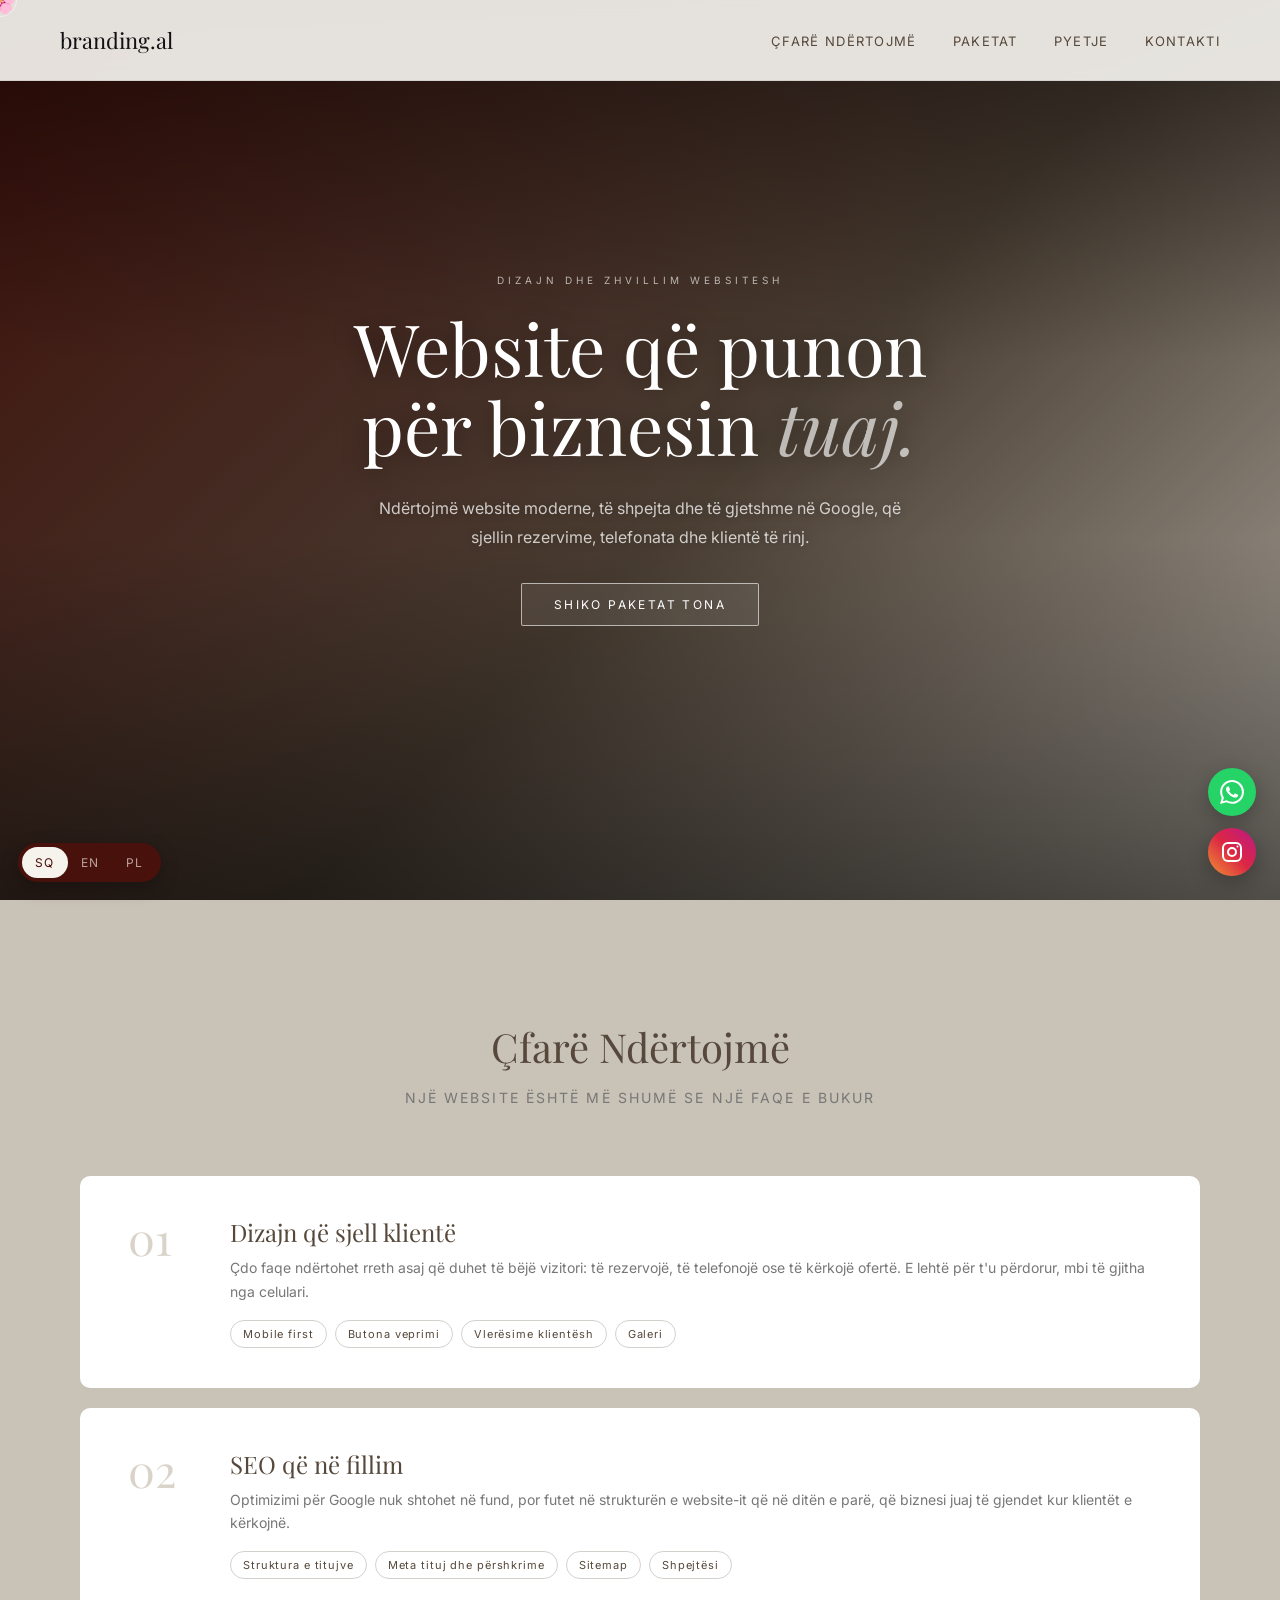
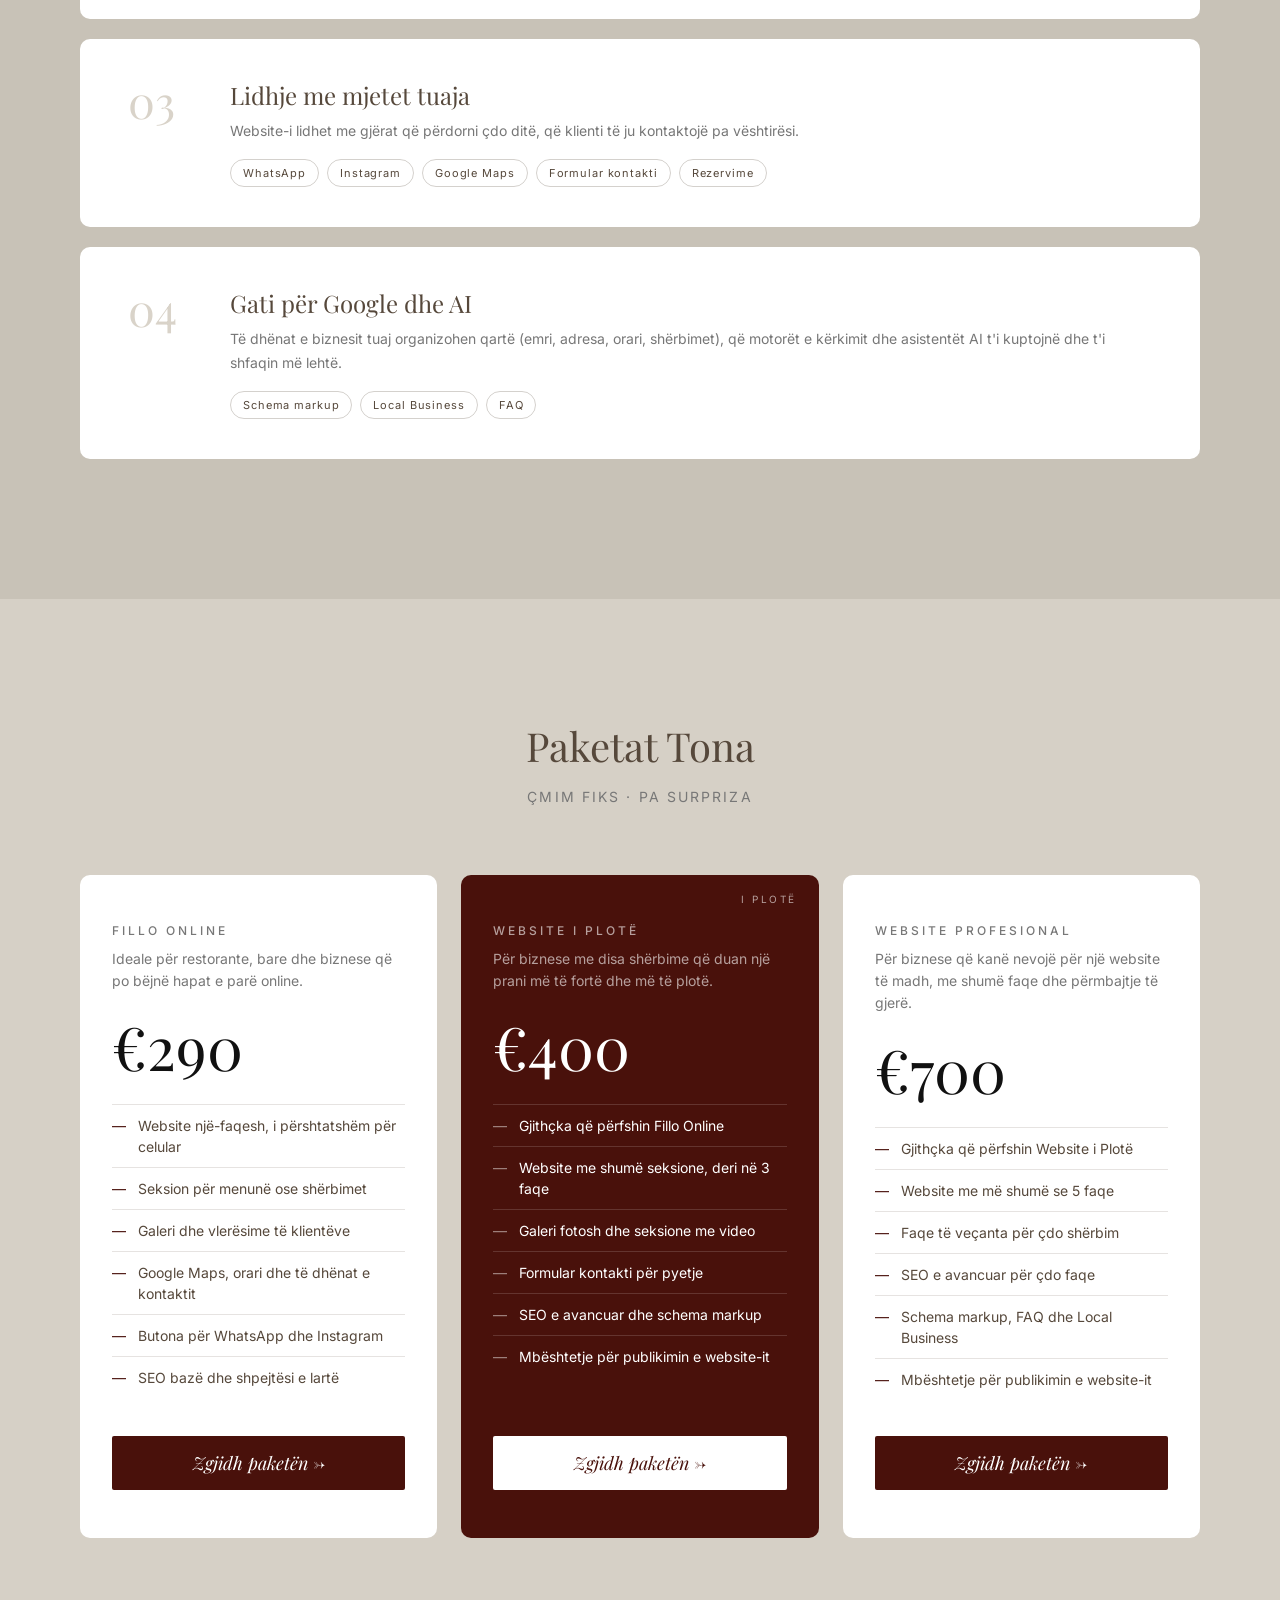
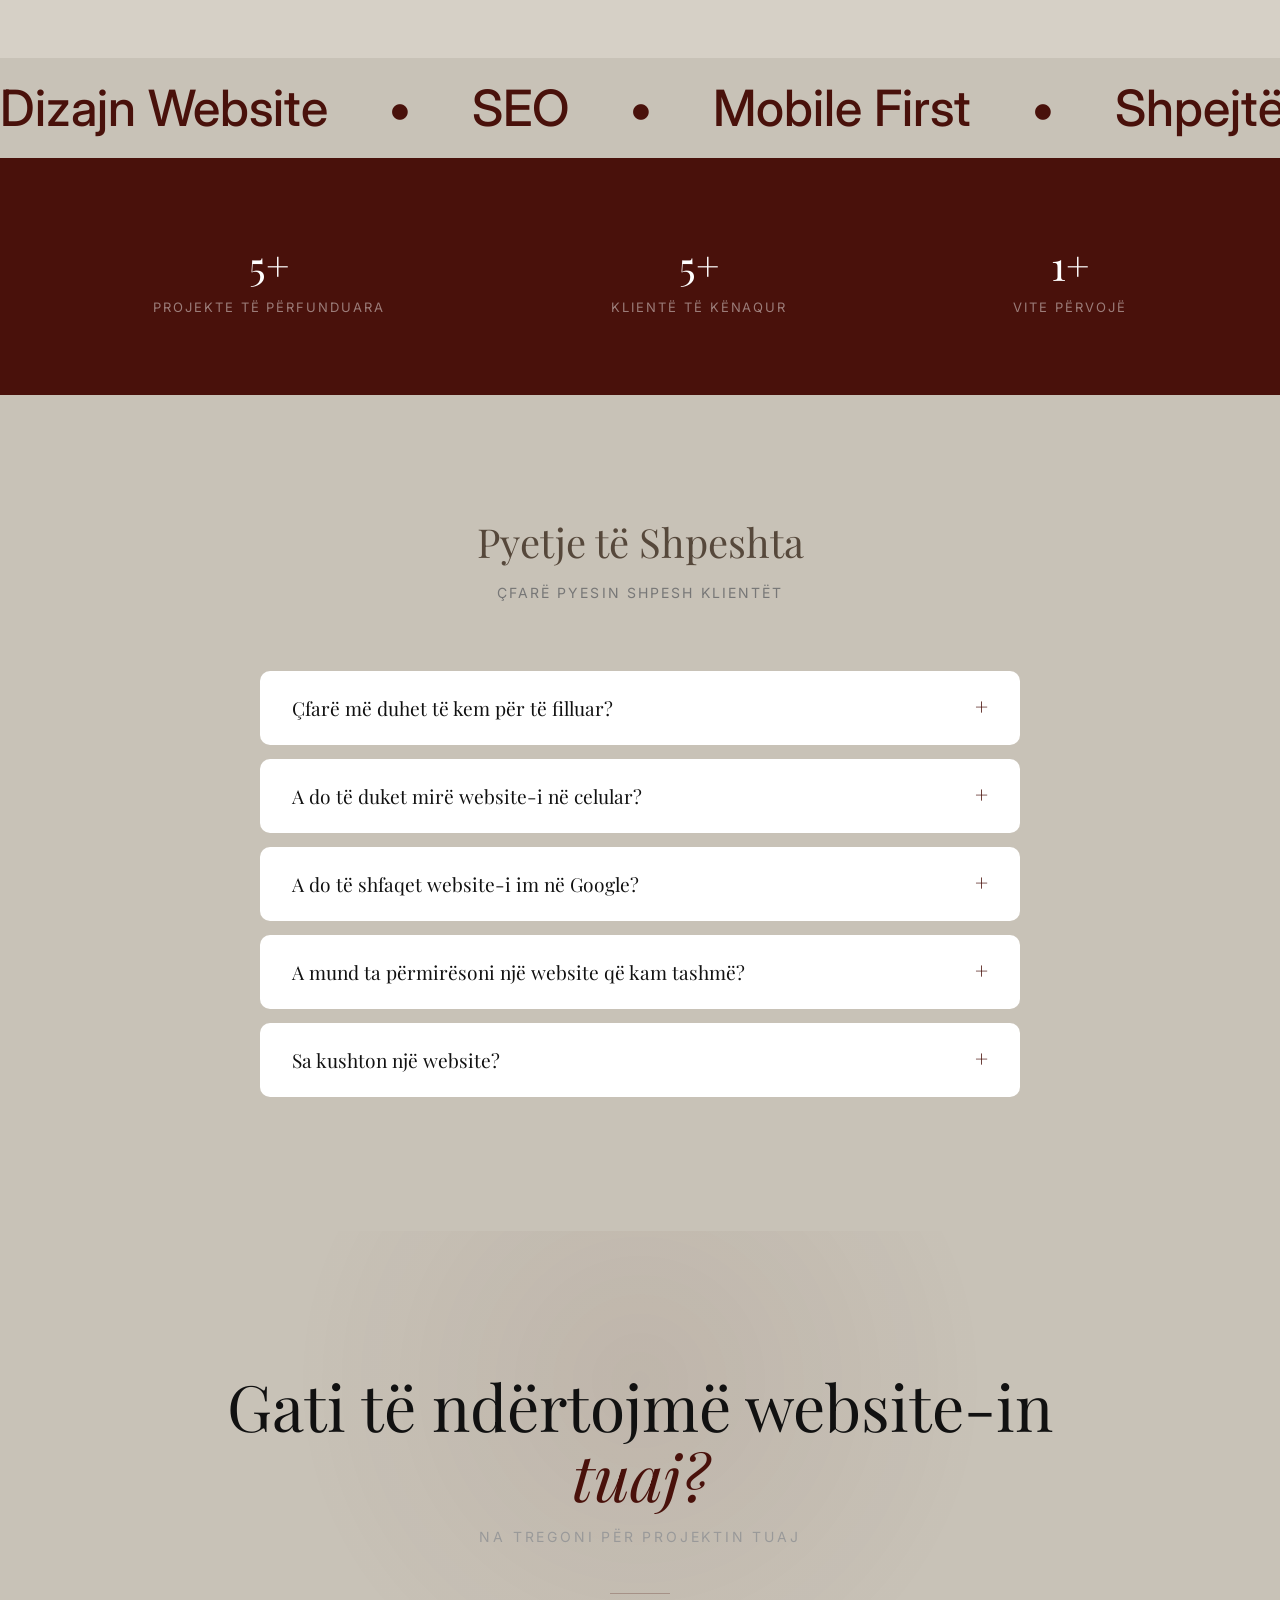
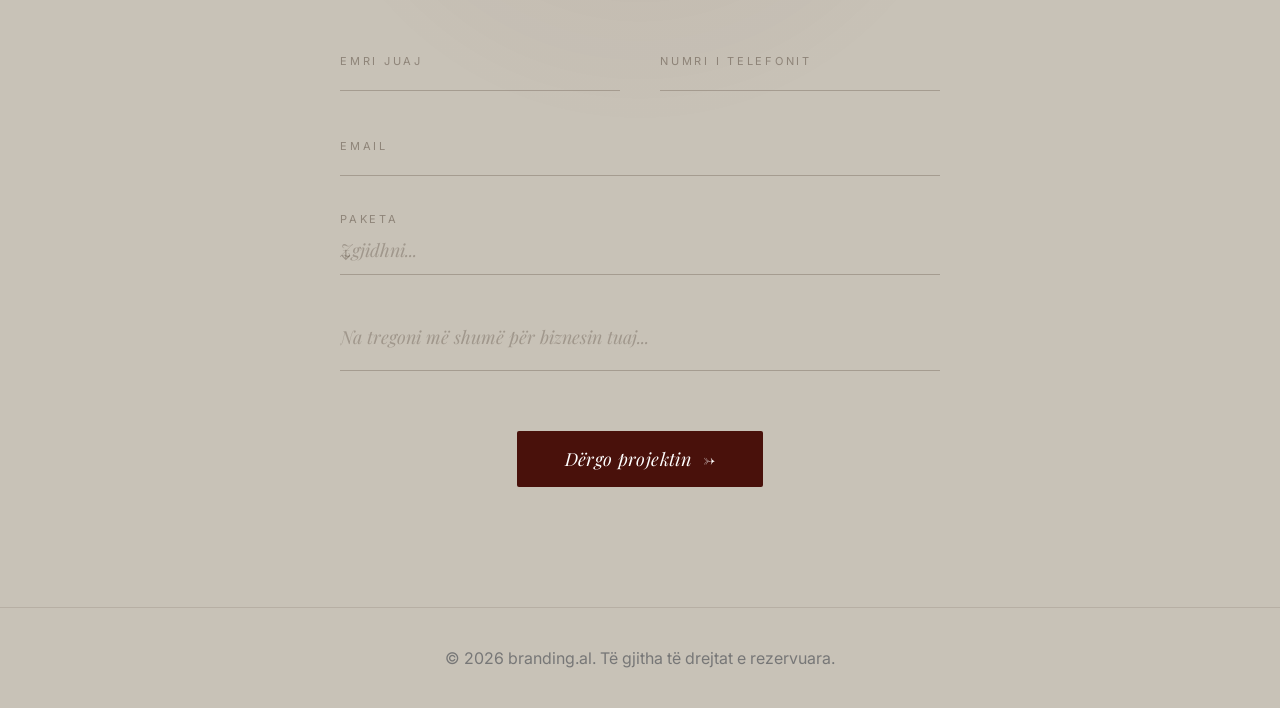
<file: services/web.html>
<!DOCTYPE html>
<html lang="sq">
<head>
<meta charset="UTF-8">
<meta name="viewport" content="width=device-width, initial-scale=1.0">
<title>Website për Biznesin Tuaj</title>
<meta name="description" content="Website moderne, të shpejta dhe të optimizuara për Google, për restorante, bare dhe biznese. Paketa nga 290 €.">
<link href="https://fonts.googleapis.com/css2?family=Playfair+Display:ital,wght@0,400;0,600;1,400&family=Inter:wght@300;400;500&display=swap" rel="stylesheet">
<style>
*{margin:0;padding:0;box-sizing:border-box}
html{scroll-behavior:smooth}
body{font-family:'Inter',sans-serif;background:#c8c2b7;color:#56483b;cursor:none}
.cursor-dot{width:32px;height:32px;position:fixed;top:0;left:0;pointer-events:none;z-index:9999;transform:translate(-50%,-50%);display:flex;align-items:center;justify-content:center;font-size:26px;line-height:1}
.cursor-fallback{display:inline-block;transition:transform .3s}
.cursor-dot.hover .cursor-fallback{transform:scale(1.3)}
.cursor-ring{width:34px;height:34px;border:1.5px solid rgba(255,255,255,.8);border-radius:50%;position:fixed;top:0;left:0;pointer-events:none;z-index:9998;transform:translate(-50%,-50%);opacity:.6;transition:width .3s,height .3s,opacity .3s}
.cursor-ring.hover{width:56px;height:56px;opacity:1}
.navbar{display:flex;justify-content:space-between;align-items:center;padding:25px 60px;position:fixed;width:100%;z-index:10;background:rgba(246,243,239,.92);backdrop-filter:blur(8px);border-bottom:1px solid rgba(0,0,0,.07)}
.logo{font-family:'Playfair Display',serif;font-size:22px;color:#111;text-decoration:none}
.nav-links{display:flex;gap:36px;list-style:none}
.nav-links a{font-size:13px;letter-spacing:.1em;color:#56483b;text-decoration:none;text-transform:uppercase;transition:color .3s}
.nav-links a:hover{color:#111}
.hero{position:relative;height:100vh;overflow:hidden;background:linear-gradient(135deg,#49110b 0%,#56483b 55%,#c8c2b7 100%)}
.hero-media{position:absolute;inset:0;z-index:0;transition:transform .4s ease-out;will-change:transform}
.hero-img{width:100%;height:100%;object-fit:cover;object-position:center;display:block;animation:zoomOut 10s ease forwards}
@keyframes zoomOut{from{transform:scale(1.06)}to{transform:scale(1)}}
.hero-overlay{position:absolute;inset:0;z-index:1;background:linear-gradient(to bottom,rgba(0,0,0,.55) 0%,rgba(0,0,0,.15) 40%,rgba(0,0,0,.15) 60%,rgba(0,0,0,.6) 100%);display:flex;justify-content:center;align-items:center;padding:0 40px}
.hero-content{text-align:center;color:#fff;max-width:820px;width:100%}
.hero-eyebrow{font-size:10px;letter-spacing:.4em;text-transform:uppercase;color:rgba(255,255,255,.65);margin-bottom:22px;opacity:0;transform:translateY(10px);animation:fadeUp .7s ease forwards .5s}
.hero-content h1{font-family:'Playfair Display',serif;font-size:clamp(36px,6vw,72px);line-height:1.1;font-weight:400;text-shadow:0 2px 24px rgba(0,0,0,.4);opacity:0;transform:translateY(20px);animation:fadeUp 1s ease forwards .7s}
.hero-content h1 em{font-style:italic;color:rgba(255,255,255,.65)}
.hero-content p{font-size:16px;color:rgba(255,255,255,.75);line-height:1.8;max-width:560px;margin:28px auto 0;text-shadow:0 1px 8px rgba(0,0,0,.3);opacity:0;transform:translateY(10px);animation:fadeUp .8s ease forwards 1.1s}
.btn{display:inline-block;margin-top:32px;padding:13px 32px;border:1px solid rgba(255,255,255,.6);background:rgba(255,255,255,.08);text-decoration:none;color:#fff;transition:.3s;font-size:12px;letter-spacing:.2em;text-transform:uppercase;opacity:0;animation:fadeUp .7s ease forwards 1.4s;cursor:none;border-radius:2px}
.btn:hover{background:rgba(255,255,255,.22);border-color:#fff}
.services{padding:120px 80px;text-align:center}
.services h2{font-family:'Playfair Display',serif;font-size:40px;font-weight:400;margin-bottom:16px}
.services-sub,.sec-sub{color:#777;font-size:14px;letter-spacing:.15em;text-transform:uppercase;margin-bottom:70px}
.steps-list{list-style:none}
.step-item{background:#fff;border-radius:10px;padding:40px 48px;display:grid;grid-template-columns:70px 1fr 40px;align-items:center;gap:32px;margin-bottom:20px;text-align:left;transition:transform .3s,box-shadow .3s;cursor:none;opacity:0;transform:translateY(24px)}
.step-item.visible{animation:fadeUp .6s ease forwards}
.step-item:hover{transform:translateY(-6px);box-shadow:0 20px 60px rgba(0,0,0,.08)}
.step-num{font-family:'Playfair Display',serif;font-size:2.8rem;font-weight:400;color:#e8e4de;line-height:1;transition:color .4s}
.step-item:hover .step-num{color:#111}
.step-name{font-family:'Playfair Display',serif;font-size:1.5rem;font-weight:400}
.step-desc{font-size:13px;color:#777;margin-top:6px;letter-spacing:.05em;line-height:1.6;opacity:0;transform:translateY(4px);transition:opacity .3s,transform .3s}
.step-item:hover .step-desc{opacity:1;transform:translateY(0)}
.step-arrow{font-size:1.1rem;color:#bbb;transition:color .3s,transform .3s}
.step-item:hover .step-arrow{color:#111;transform:translateX(6px)}
.packages{padding:120px 80px;text-align:center;background:#d6d0c6}
.packages h2{font-family:'Playfair Display',serif;font-size:40px;font-weight:400;margin-bottom:16px}
.pk-sub{color:#777;font-size:14px;letter-spacing:.15em;text-transform:uppercase;margin-bottom:70px}
.pk-grid{display:grid;grid-template-columns:repeat(3,1fr);gap:24px;max-width:1180px;margin:0 auto;text-align:left}
.pk{position:relative;background:#fff;border-radius:10px;padding:48px 32px 40px;display:flex;flex-direction:column;transition:transform .3s,box-shadow .3s;opacity:0;transform:translateY(24px)}
.pk.visible{animation:fadeUp .7s ease forwards}
.pk:hover{transform:translateY(-6px);box-shadow:0 20px 60px rgba(0,0,0,.1)}
.pk.dark{background:#49110b;color:#fff}
.pk.offer{border:2px solid #49110b}
.pk-tag{position:absolute;top:18px;right:22px;font-size:10px;letter-spacing:.25em;text-transform:uppercase;color:rgba(255,255,255,.6)}
.offer .pk-tag{color:#49110b;font-weight:500}
.pk h3{font-size:12px;letter-spacing:.25em;text-transform:uppercase;font-weight:500;color:#777}
.dark h3,.dark .pk-for,.dark .pk-price small{color:rgba(255,255,255,.6)}
.pk-for{font-size:14px;color:#777;margin:10px 0 24px;line-height:1.6}
.pk-price{font-family:'Playfair Display',serif;font-size:54px;line-height:1;margin-bottom:28px;color:#111}
.pk-price small{display:block;margin-top:8px;font-family:'Inter',sans-serif;font-size:13px;color:#777;letter-spacing:.05em}
.pk-price s{font-size:26px;color:#999;margin-right:10px}
.dark .pk-price{color:#fff}
.pk ul{list-style:none;margin-bottom:36px;flex:1}
.pk li{font-size:14px;padding:10px 0;border-top:1px solid rgba(86,72,59,.15);display:flex;gap:12px;line-height:1.5}
.dark li{border-color:rgba(255,255,255,.15)}
.pk li::before{content:'—';color:#49110b}
.dark li::before{color:rgba(255,255,255,.5)}
.pk-btn{padding:15px 24px;background:#49110b;color:#fff;border:none;font-family:'Playfair Display',serif;font-style:italic;font-size:18px;border-radius:2px;cursor:none;transition:background .3s}
.pk-btn:hover{background:#6b1810}
.dark .pk-btn{background:#fff;color:#49110b}
.dark .pk-btn:hover{background:#c8c2b7}
.scroll-text{overflow:hidden;background:#c8c2b7;color:#49110b;padding:20px 0}
.scroll-track{display:flex;width:max-content;animation:scroll 20s linear infinite;font-size:50px;font-weight:500}
.scroll-track span{margin-right:60px}
@keyframes scroll{from{transform:translateX(0)}to{transform:translateX(-50%)}}
.stats{background:#49110b;color:#fff;display:flex;justify-content:space-around;padding:80px 40px;text-align:center}
.stat h3{font-size:40px;font-family:'Playfair Display',serif;font-weight:400}
.stat p{margin-top:8px;color:rgba(255,255,255,.45);font-size:13px;letter-spacing:.15em;text-transform:uppercase}
.faq{padding:120px 80px;text-align:center}
.faq h2{font-family:'Playfair Display',serif;font-size:40px;font-weight:400;margin-bottom:16px}
.faq-sub{color:#777;font-size:14px;letter-spacing:.15em;text-transform:uppercase;margin-bottom:70px}
.faq .wrap{max-width:760px;margin:0 auto;text-align:left}
details{background:#fff;border-radius:10px;padding:24px 32px;margin-bottom:14px;transition:box-shadow .3s}
details:hover{box-shadow:0 20px 60px rgba(0,0,0,.08)}
summary{font-family:'Playfair Display',serif;font-size:1.2rem;cursor:none;list-style:none;display:flex;justify-content:space-between;gap:20px;color:#111}
summary::-webkit-details-marker{display:none}
summary::after{content:'+';color:#49110b;font-size:1.4rem;line-height:1}
details[open] summary::after{content:'–'}
details p{margin-top:14px;color:#777;line-height:1.8;font-size:14px}
.cta-contact{padding:140px 80px 120px;text-align:center;position:relative;overflow:hidden}
.cta-contact::before{content:'';position:absolute;top:-200px;left:50%;transform:translateX(-50%);width:700px;height:700px;background:radial-gradient(circle,rgba(73,17,11,.07) 0%,transparent 70%);pointer-events:none}
.cta-heading{opacity:0;transform:translateY(24px);transition:opacity .8s ease,transform .8s ease}
.cta-heading.visible{opacity:1;transform:translateY(0)}
.cta-contact h2{font-family:'Playfair Display',serif;font-size:clamp(36px,5vw,64px);font-weight:400;line-height:1.1;color:#111}
.cta-contact h2 em{font-style:italic;color:#49110b}
.cta-sub{margin-top:16px;font-size:14px;color:#999;letter-spacing:.2em;text-transform:uppercase}
.cta-divider{width:60px;height:1px;background:rgba(73,17,11,.25);margin:48px auto}
.blend-form{max-width:600px;margin:0 auto;display:grid;gap:0;opacity:0;transform:translateY(30px);transition:opacity .9s ease .2s,transform .9s ease .2s}
.blend-form.visible{opacity:1;transform:translateY(0)}
.blend-field{position:relative;margin-bottom:36px}
.blend-field input,.blend-field textarea,.blend-field select{width:100%;background:transparent;border:none;border-bottom:1px solid rgba(86,72,59,.3);padding:12px 0;font-family:'Playfair Display',serif;font-size:18px;color:#111;outline:none;transition:border-color .4s;cursor:none;border-radius:0;appearance:none}
.blend-field input::placeholder,.blend-field textarea::placeholder{color:rgba(86,72,59,.35);font-style:italic}
.blend-field select{color:rgba(86,72,59,.35);font-style:italic}
.blend-field select.filled{color:#111;font-style:normal}
.blend-field input:focus,.blend-field textarea:focus,.blend-field select:focus{border-bottom-color:#49110b}
.blend-field::after{content:'';position:absolute;bottom:0;left:0;width:0;height:1px;background:#49110b;transition:width .4s ease}
.blend-field:focus-within::after{width:100%}
.blend-field label{position:absolute;top:12px;left:0;font-size:11px;letter-spacing:.25em;text-transform:uppercase;color:rgba(86,72,59,.5);transition:top .3s,font-size .3s,color .3s;pointer-events:none}
.blend-field input:focus ~ label,.blend-field input:not(:placeholder-shown) ~ label,.blend-field textarea:focus ~ label,.blend-field textarea:not(:placeholder-shown) ~ label{top:-14px;font-size:9px;color:#49110b}
.form-row-2{display:grid;grid-template-columns:1fr 1fr;gap:40px}
.blend-field textarea{resize:none;height:60px;line-height:1.6}
.select-wrap{position:relative}
.select-wrap::after{content:'↓';position:absolute;right:0;top:12px;font-size:14px;color:rgba(86,72,59,.4);pointer-events:none}
.select-label{display:block;font-size:11px;letter-spacing:.25em;text-transform:uppercase;color:rgba(86,72,59,.5);margin-bottom:10px;text-align:left}
.btn-submit{margin-top:20px;display:inline-flex;align-items:center;gap:12px;padding:16px 48px;background:#49110b;color:#fff;border:none;font-family:'Playfair Display',serif;font-size:18px;font-style:italic;letter-spacing:.02em;cursor:none;transition:background .3s,transform .2s,letter-spacing .3s;border-radius:2px}
.btn-submit:hover{background:#6b1810;transform:translateY(-2px);letter-spacing:.06em}
.btn-submit .arrow{transition:transform .3s;font-style:normal}
.btn-submit:hover .arrow{transform:translateX(6px)}
footer{text-align:center;padding:40px;color:#777;border-top:1px solid rgba(86,72,59,.15)}
@keyframes fadeUp{to{opacity:1;transform:translateY(0)}}
.float-social{position:fixed;right:24px;bottom:24px;display:flex;flex-direction:column;gap:12px;z-index:9990}
.float-social a{width:48px;height:48px;border-radius:50%;display:flex;align-items:center;justify-content:center;box-shadow:0 6px 20px rgba(0,0,0,.25);transition:transform .3s,box-shadow .3s;cursor:none}
.float-social a:hover{transform:scale(1.1);box-shadow:0 10px 28px rgba(0,0,0,.32)}
.float-social svg{width:24px;height:24px}
.fs-wa{background:#25d366}
.fs-ig{background:linear-gradient(45deg,#f09433 0%,#dc2743 50%,#bc1888 100%)}
@media(max-width:1100px){.pk-grid{grid-template-columns:1fr;max-width:560px}}
@media(max-width:900px){
.navbar{padding:20px 30px}.nav-links{display:none}
.services,.packages,.faq{padding:80px 30px}
.step-item{grid-template-columns:50px 1fr;padding:28px 24px}
.step-arrow{display:none}
.step-desc{opacity:1;transform:none}
.stats{flex-direction:column;gap:40px}
details{padding:20px 22px}
.cta-contact{padding:80px 30px}
.form-row-2{grid-template-columns:1fr;gap:0}
.float-social{right:16px;bottom:16px}
}
@media(hover:none){
.cursor-dot,.cursor-ring{display:none}
body,.btn,.step-item,.btn-submit,.pk-btn,summary,.blend-field input,.blend-field textarea,.blend-field select,.float-social a{cursor:auto}
.step-desc{opacity:1;transform:none}
}

.step-item{grid-template-columns:70px 1fr;align-items:start;cursor:auto}
.step-num{color:#d9d3c9}
.step-item:hover .step-num{color:#49110b}
.step-desc{font-size:14px;margin-top:8px;line-height:1.7;letter-spacing:0;opacity:1;transform:none}
.step-tags{display:flex;flex-wrap:wrap;gap:8px;margin-top:16px}
.step-tags span{font-size:11px;letter-spacing:.08em;padding:6px 12px;border:1px solid rgba(86,72,59,.25);border-radius:999px;color:#56483b}
.pk-grid{max-width:1200px}
.pk{padding:48px 32px}
.pk-price{font-size:60px}
.select-wrap::after{top:34px}
.select-label{margin-bottom:0}
.blend-field select{padding-top:12px}
@media(max-width:900px){.step-item{grid-template-columns:50px 1fr;gap:20px}.scroll-track{font-size:32px}}
.lang-switch{position:fixed;left:18px;bottom:18px;z-index:9990;display:flex;background:#49110b;border-radius:999px;padding:4px;box-shadow:0 6px 18px rgba(0,0,0,.25)}
.lang-switch button{border:0;background:none;color:#f6f2ec;font-family:'Inter',sans-serif;font-size:12px;letter-spacing:.12em;padding:8px 13px;border-radius:999px;cursor:none;opacity:.65;transition:background .3s,color .3s,opacity .3s}
.lang-switch button:hover{opacity:1}
.lang-switch button.active{background:#f6f2ec;color:#49110b;opacity:1}
@media(hover:none){.lang-switch button{cursor:pointer}}
@media(max-width:600px){.lang-switch{left:12px;bottom:12px}}
</style>
</head>
<body>
<div class="cursor-ring" id="ring"></div>
<div class="cursor-dot" id="dot"><span class="cursor-fallback">🌸</span></div>
<nav class="navbar">
  <a href="../index.html" class="logo">branding.al</a>
  <ul class="nav-links"><li><a href="#process">Çfarë ndërtojmë</a></li><li><a href="#packages">Paketat</a></li><li><a href="#faq">Pyetje</a></li><li><a href="#contact">Kontakti</a></li></ul>
</nav>
<section class="hero">
  <div class="hero-media" id="heroMedia"><video class="hero-img" src="../logo/laptop.mp4" autoplay muted loop playsinline></video></div>
  <div class="hero-overlay"><div class="hero-content">
    <div class="hero-eyebrow">Dizajn dhe Zhvillim Websitesh</div>
    <h1>Website që punon<br>për biznesin <em>tuaj.</em></h1>
    <p>Ndërtojmë website moderne, të shpejta dhe të gjetshme në Google, që sjellin rezervime, telefonata dhe klientë të rinj.</p>
    <a href="#packages" class="btn">Shiko paketat tona</a>
  </div></div>
</section>

<section class="services" id="process"><h2>Çfarë Ndërtojmë</h2><p class="sec-sub">Një website është më shumë se një faqe e bukur</p><ol class="steps-list"><li class="step-item" data-delay="0.0"><div class="step-num">01</div><div><div class="step-name">Dizajn që sjell klientë</div><div class="step-desc">Çdo faqe ndërtohet rreth asaj që duhet të bëjë vizitori: të rezervojë, të telefonojë ose të kërkojë ofertë. E lehtë për t'u përdorur, mbi të gjitha nga celulari.</div><div class="step-tags"><span>Mobile first</span><span>Butona veprimi</span><span>Vlerësime klientësh</span><span>Galeri</span></div></div></li><li class="step-item" data-delay="0.1"><div class="step-num">02</div><div><div class="step-name">SEO që në fillim</div><div class="step-desc">Optimizimi për Google nuk shtohet në fund, por futet në strukturën e website-it që në ditën e parë, që biznesi juaj të gjendet kur klientët e kërkojnë.</div><div class="step-tags"><span>Struktura e titujve</span><span>Meta tituj dhe përshkrime</span><span>Sitemap</span><span>Shpejtësi</span></div></div></li><li class="step-item" data-delay="0.2"><div class="step-num">03</div><div><div class="step-name">Lidhje me mjetet tuaja</div><div class="step-desc">Website-i lidhet me gjërat që përdorni çdo ditë, që klienti të ju kontaktojë pa vështirësi.</div><div class="step-tags"><span>WhatsApp</span><span>Instagram</span><span>Google Maps</span><span>Formular kontakti</span><span>Rezervime</span></div></div></li><li class="step-item" data-delay="0.3"><div class="step-num">04</div><div><div class="step-name">Gati për Google dhe AI</div><div class="step-desc">Të dhënat e biznesit tuaj organizohen qartë (emri, adresa, orari, shërbimet), që motorët e kërkimit dhe asistentët AI t'i kuptojnë dhe t'i shfaqin më lehtë.</div><div class="step-tags"><span>Schema markup</span><span>Local Business</span><span>FAQ</span></div></div></li></ol></section>
<section class="packages" id="packages"><h2>Paketat Tona</h2><p class="sec-sub">Çmim fiks · pa surpriza</p><div class="pk-grid">
<article class="pk " data-delay="0"><h3>Fillo Online</h3><p class="pk-for">Ideale për restorante, bare dhe biznese që po bëjnë hapat e parë online.</p><div class="pk-price">€290</div><ul><li>Website një-faqesh, i përshtatshëm për celular</li><li>Seksion për menunë ose shërbimet</li><li>Galeri dhe vlerësime të klientëve</li><li>Google Maps, orari dhe të dhënat e kontaktit</li><li>Butona për WhatsApp dhe Instagram</li><li>SEO bazë dhe shpejtësi e lartë</li></ul><button class="pk-btn" onclick="choosePackage('Paketa Fillo Online — €290')">Zgjidh paketën →</button></article>
<article class="pk dark" data-delay="0.15"><span class="pk-tag">I plotë</span><h3>Website i Plotë</h3><p class="pk-for">Për biznese me disa shërbime që duan një prani më të fortë dhe më të plotë.</p><div class="pk-price">€400</div><ul><li>Gjithçka që përfshin Fillo Online</li><li>Website me shumë seksione, deri në 3 faqe</li><li>Galeri fotosh dhe seksione me video</li><li>Formular kontakti për pyetje</li><li>SEO e avancuar dhe schema markup</li><li>Mbështetje për publikimin e website-it</li></ul><button class="pk-btn" onclick="choosePackage('Paketa Website i Plotë — €400')">Zgjidh paketën →</button></article>
<article class="pk " data-delay="0.3"><h3>Website Profesional</h3><p class="pk-for">Për biznese që kanë nevojë për një website të madh, me shumë faqe dhe përmbajtje të gjerë.</p><div class="pk-price">€700</div><ul><li>Gjithçka që përfshin Website i Plotë</li><li>Website me më shumë se 5 faqe</li><li>Faqe të veçanta për çdo shërbim</li><li>SEO e avancuar për çdo faqe</li><li>Schema markup, FAQ dhe Local Business</li><li>Mbështetje për publikimin e website-it</li></ul><button class="pk-btn" onclick="choosePackage('Paketa Website Profesional — €700')">Zgjidh paketën →</button></article>
</div></section>
<div class="scroll-text"><div class="scroll-track"><span>Dizajn Website</span><span>•</span><span>SEO</span><span>•</span><span>Mobile First</span><span>•</span><span>Shpejtësi</span><span>•</span><span>Dizajn Website</span><span>•</span><span>SEO</span><span>•</span><span>Mobile First</span><span>•</span><span>Shpejtësi</span><span>•</span></div></div>
<div class="stats"><div class="stat"><h3 class="count" data-target="5">0</h3><p>Projekte të përfunduara</p></div><div class="stat"><h3 class="count" data-target="5">0</h3><p>Klientë të kënaqur</p></div><div class="stat"><h3 class="count" data-target="1">0</h3><p>Vite përvojë</p></div></div>
<section class="faq" id="faq"><h2>Pyetje të Shpeshta</h2><p class="sec-sub">Çfarë pyesin shpesh klientët</p><div class="wrap">
<details><summary>Çfarë më duhet të kem për të filluar?</summary><p>Sa më shumë material të keni (logo, foto, tekste, menu), aq më shpejt ecën puna. Nëse nuk keni gjithçka, ju ndihmojmë të organizoni përmbajtjen.</p></details>
<details><summary>A do të duket mirë website-i në celular?</summary><p>Po. Çdo website ndërtohet fillimisht për celular, pasi shumica e klientëve ju gjejnë nga telefoni, pastaj përshtatet për tablet dhe kompjuter.</p></details>
<details><summary>A do të shfaqet website-i im në Google?</summary><p>E ndërtojmë me bazat e SEO-s që në fillim: struktura e duhur, tituj, përshkrime, shpejtësi dhe të dhëna të biznesit. Pozicioni në Google varet edhe nga konkurrenca dhe koha, ndaj nuk japim premtime për vendin e parë.</p></details>
<details><summary>A mund ta përmirësoni një website që kam tashmë?</summary><p>Jo, por e përfshijmë një auditim të website-it aktual.</p></details>
<details><summary>Sa kushton një website?</summary><p>Kemi tre paketa me çmim fiks: €290 për website një-faqesh, €400 për website të plotë me shumë seksione dhe €700 për website me më shumë se 5 faqe. Për kërkesa të veçanta na shkruani dhe ju japim një ofertë.</p></details>
</div></section>

<section class="cta-contact" id="contact">
  <div class="cta-heading" id="ctaHeading"><h2>Gati të ndërtojmë website-in<br><em>tuaj?</em></h2><p class="cta-sub">Na tregoni për projektin tuaj</p></div>
  <div class="cta-divider"></div>
  <div class="blend-form" id="blendForm"><div class="form-row-2"><div class="blend-field"><input type="text" id="f-name" placeholder=" "><label>Emri juaj</label></div><div class="blend-field"><input type="tel" id="f-phone" placeholder=" "><label>Numri i telefonit</label></div></div>
<div class="blend-field"><input type="email" id="f-email" placeholder=" "><label>Email</label></div>
<div class="blend-field select-wrap"><span class="select-label">Paketa</span><select id="f-service" onchange="this.classList.add('filled')"><option value="" disabled selected>Zgjidhni...</option><option>Paketa Fillo Online — €290</option><option>Paketa Website i Plotë — €400</option><option>Paketa Website Profesional — €700</option><option>Auditim i website-it</option><option>Nuk jam i sigurt, më këshilloni</option></select></div>
<div class="blend-field"><textarea id="f-message" placeholder="Na tregoni më shumë për biznesin tuaj..."></textarea></div>
<div><button class="btn-submit" onclick="sendToWhatsApp()">Dërgo projektin <span class="arrow">→</span></button></div></div>
</section>
<footer><p>© 2026 branding.al. Të gjitha të drejtat e rezervuara.</p></footer>
<div class="float-social"><a class="fs-wa" href="https://wa.me/355696736765" target="_blank" rel="noopener" aria-label="WhatsApp"><svg viewBox="0 0 24 24" fill="#fff"><path d="M17.472 14.382c-.297-.149-1.758-.867-2.03-.967-.273-.099-.471-.148-.67.15-.197.297-.767.966-.94 1.164-.173.199-.347.223-.644.075-.297-.15-1.255-.463-2.39-1.475-.883-.788-1.48-1.761-1.653-2.059-.173-.297-.018-.458.13-.606.134-.133.298-.347.446-.52.149-.174.198-.298.298-.497.099-.198.05-.371-.025-.52-.075-.149-.669-1.612-.916-2.207-.242-.579-.487-.5-.669-.51-.173-.008-.371-.01-.57-.01-.198 0-.52.074-.792.372-.272.297-1.04 1.016-1.04 2.479 0 1.462 1.065 2.875 1.213 3.074.149.198 2.096 3.2 5.077 4.487.709.306 1.262.489 1.694.625.712.227 1.36.195 1.871.118.571-.085 1.758-.719 2.006-1.413.248-.694.248-1.289.173-1.413-.074-.124-.272-.198-.57-.347m-5.421 7.403h-.004a9.87 9.87 0 01-5.031-1.378l-.361-.214-3.741.982.998-3.648-.235-.374a9.86 9.86 0 01-1.51-5.26c.001-5.45 4.436-9.884 9.888-9.884 2.64 0 5.122 1.03 6.988 2.898a9.825 9.825 0 012.893 6.994c-.003 5.45-4.437 9.884-9.885 9.884m8.413-18.297A11.815 11.815 0 0012.05 0C5.495 0 .16 5.335.157 11.892c0 2.096.547 4.142 1.588 5.945L.057 24l6.305-1.654a11.882 11.882 0 005.683 1.448h.005c6.554 0 11.89-5.335 11.893-11.893a11.821 11.821 0 00-3.48-8.413z"/></svg></a><a class="fs-ig" href="https://www.instagram.com/branding.al/" target="_blank" rel="noopener" aria-label="Instagram"><svg viewBox="0 0 24 24" fill="none" stroke="#fff" stroke-width="2" stroke-linecap="round" stroke-linejoin="round"><rect x="3" y="3" width="18" height="18" rx="5"/><circle cx="12" cy="12" r="4"/><circle cx="17.5" cy="6.5" r="1" fill="#fff" stroke="none"/></svg></a></div>
<div class="lang-switch" id="langSwitch" role="group" aria-label="Gjuha">
  <button type="button" data-lang="sq" class="active">SQ</button>
  <button type="button" data-lang="en">EN</button>
  <button type="button" data-lang="pl">PL</button>
</div>
<script>
const META={
  sq:{t:'Website për Biznesin Tuaj',d:'Website moderne, të shpejta dhe të optimizuara për Google, për restorante, bare dhe biznese. Paketa nga 290 €.'},
  en:{t:'Website for Your Business',d:'Modern, fast websites optimized for Google, for restaurants, bars and businesses. Packages from €290.'},
  pl:{t:'Strona WWW dla Twojej firmy',d:'Nowoczesne, szybkie strony zoptymalizowane pod Google, dla restauracji, barów i firm. Pakiety od €290.'}
};
const T=[
["Çfarë ndërtojmë","What we build","Co budujemy"],
["Paketat","Packages","Pakiety"],
["Pyetje","Questions","Pytania"],
["Kontakti","Contact","Kontakt"],
["Dizajn dhe Zhvillim Websitesh","Website Design and Development","Projektowanie i tworzenie stron WWW"],
["Website që punon","A website that works","Strona, która pracuje"],
["për biznesin","for your","dla Twojej"],
["tuaj.","business.","firmy."],
["Ndërtojmë website moderne, të shpejta dhe të gjetshme në Google, që sjellin rezervime, telefonata dhe klientë të rinj.","We build modern, fast websites that can be found on Google and bring bookings, calls and new customers.","Tworzymy nowoczesne, szybkie strony widoczne w Google, które przynoszą rezerwacje, telefony i nowych klientów."],
["Shiko paketat tona","See our packages","Zobacz nasze pakiety"],
["Çfarë Ndërtojmë","What We Build","Co budujemy"],
["Një website është më shumë se një faqe e bukur","A website is more than a pretty page","Strona to coś więcej niż ładny wygląd"],
["Dizajn që sjell klientë","Design That Brings Customers","Projekt, który przyciąga klientów"],
["Çdo faqe ndërtohet rreth asaj që duhet të bëjë vizitori: të rezervojë, të telefonojë ose të kërkojë ofertë. E lehtë për t'u përdorur, mbi të gjitha nga celulari.","Every page is built around what the visitor should do: book, call or request a quote. Easy to use, above all on mobile.","Każda podstrona jest zbudowana wokół tego, co ma zrobić odwiedzający: zarezerwować, zadzwonić lub poprosić o wycenę. Łatwa w obsłudze, przede wszystkim na telefonie."],
["Mobile first","Mobile first","Mobile first"],
["Butona veprimi","Action buttons","Przyciski akcji"],
["Vlerësime klientësh","Customer reviews","Opinie klientów"],
["Galeri","Gallery","Galeria"],
["SEO që në fillim","SEO From the Start","SEO od początku"],
["Optimizimi për Google nuk shtohet në fund, por futet në strukturën e website-it që në ditën e parë, që biznesi juaj të gjendet kur klientët e kërkojnë.","Google optimization isn't added at the end, it is built into the website's structure from day one, so your business is found when customers search for it.","Optymalizacja pod Google nie jest dodawana na końcu, lecz wbudowana w strukturę strony od pierwszego dnia, aby Twoja firma była widoczna, gdy klienci jej szukają."],
["Struktura e titujve","Heading structure","Struktura nagłówków"],
["Meta tituj dhe përshkrime","Meta titles and descriptions","Meta tytuły i opisy"],
["Sitemap","Sitemap","Mapa strony"],
["Shpejtësi","Speed","Szybkość"],
["Lidhje me mjetet tuaja","Connected to Your Tools","Połączenie z Twoimi narzędziami"],
["Website-i lidhet me gjërat që përdorni çdo ditë, që klienti të ju kontaktojë pa vështirësi.","The website connects to the things you use every day, so customers can contact you easily.","Strona łączy się z narzędziami, których używasz na co dzień, aby klient mógł łatwo się z Tobą skontaktować."],
["WhatsApp","WhatsApp","WhatsApp"],
["Instagram","Instagram","Instagram"],
["Google Maps","Google Maps","Google Maps"],
["Formular kontakti","Contact form","Formularz kontaktowy"],
["Rezervime","Bookings","Rezerwacje"],
["Gati për Google dhe AI","Ready for Google and AI","Gotowe na Google i AI"],
["Të dhënat e biznesit tuaj organizohen qartë (emri, adresa, orari, shërbimet), që motorët e kërkimit dhe asistentët AI t'i kuptojnë dhe t'i shfaqin më lehtë.","Your business data is clearly organized (name, address, hours, services), so search engines and AI assistants can understand and show it more easily.","Dane Twojej firmy są jasno uporządkowane (nazwa, adres, godziny, usługi), aby wyszukiwarki i asystenci AI łatwiej je rozumieli i wyświetlali."],
["Schema markup","Schema markup","Schema markup"],
["Local Business","Local Business","Local Business"],
["FAQ","FAQ","FAQ"],
["Paketat Tona","Our Packages","Nasze pakiety"],
["Çmim fiks · pa surpriza","Fixed price · no surprises","Stała cena · bez niespodzianek"],
["Fillo Online","Start Online","Zacznij online"],
["Ideale për restorante, bare dhe biznese që po bëjnë hapat e parë online.","Ideal for restaurants, bars and businesses taking their first steps online.","Idealny dla restauracji, barów i firm stawiających pierwsze kroki online."],
["Website një-faqesh, i përshtatshëm për celular","One-page, mobile-friendly website","Jednostronicowa strona przyjazna telefonom"],
["Seksion për menunë ose shërbimet","Section for the menu or services","Sekcja menu lub usług"],
["Galeri dhe vlerësime të klientëve","Gallery and customer reviews","Galeria i opinie klientów"],
["Google Maps, orari dhe të dhënat e kontaktit","Google Maps, opening hours and contact details","Google Maps, godziny otwarcia i dane kontaktowe"],
["Butona për WhatsApp dhe Instagram","WhatsApp and Instagram buttons","Przyciski WhatsApp i Instagram"],
["SEO bazë dhe shpejtësi e lartë","Basic SEO and high speed","Podstawowe SEO i wysoka szybkość"],
["Zgjidh paketën →","Choose package →","Wybierz pakiet →"],
["I plotë","Complete","Pełny"],
["Website i Plotë","Complete Website","Pełna strona"],
["Për biznese me disa shërbime që duan një prani më të fortë dhe më të plotë.","For businesses with several services that want a stronger, more complete presence.","Dla firm z kilkoma usługami, które chcą mocniejszej i pełniejszej obecności."],
["Gjithçka që përfshin Fillo Online","Everything included in Start Online","Wszystko, co zawiera Zacznij online"],
["Website me shumë seksione, deri në 3 faqe","Multi-section website, up to 3 pages","Strona z wieloma sekcjami, do 3 podstron"],
["Galeri fotosh dhe seksione me video","Photo galleries and video sections","Galerie zdjęć i sekcje wideo"],
["Formular kontakti për pyetje","Contact form for inquiries","Formularz kontaktowy do zapytań"],
["SEO e avancuar dhe schema markup","Advanced SEO and schema markup","Zaawansowane SEO i schema markup"],
["Mbështetje për publikimin e website-it","Support with publishing the website","Pomoc w publikacji strony"],
["Website Profesional","Professional Website","Profesjonalna strona"],
["Për biznese që kanë nevojë për një website të madh, me shumë faqe dhe përmbajtje të gjerë.","For businesses that need a large website with many pages and extensive content.","Dla firm, które potrzebują dużej strony z wieloma podstronami i obszerną treścią."],
["Gjithçka që përfshin Website i Plotë","Everything included in Complete Website","Wszystko, co zawiera Pełna strona"],
["Website me më shumë se 5 faqe","Website with more than 5 pages","Strona z ponad 5 podstronami"],
["Faqe të veçanta për çdo shërbim","Separate pages for each service","Osobne podstrony dla każdej usługi"],
["SEO e avancuar për çdo faqe","Advanced SEO for every page","Zaawansowane SEO dla każdej podstrony"],
["Schema markup, FAQ dhe Local Business","Schema markup, FAQ and Local Business","Schema markup, FAQ i Local Business"],
["Dizajn Website","Website Design","Projektowanie stron WWW"],
["SEO","SEO","SEO"],
["Mobile First","Mobile First","Mobile First"],
["Shpejtësi","Speed","Szybkość"],
["Projekte të përfunduara","Completed projects","Zrealizowane projekty"],
["Klientë të kënaqur","Happy clients","Zadowoleni klienci"],
["Vite përvojë","Years of experience","Lata doświadczenia"],
["Pyetje të Shpeshta","Frequently Asked Questions","Najczęstsze pytania"],
["Çfarë pyesin shpesh klientët","What clients often ask","O co najczęściej pytają klienci"],
["Çfarë më duhet të kem për të filluar?","What do I need to get started?","Czego potrzebuję na start?"],
["Sa më shumë material të keni (logo, foto, tekste, menu), aq më shpejt ecën puna. Nëse nuk keni gjithçka, ju ndihmojmë të organizoni përmbajtjen.","The more material you have (logo, photos, texts, menu), the faster the work goes. If you don't have everything, we help you organize the content.","Im więcej materiałów masz (logo, zdjęcia, teksty, menu), tym szybciej idzie praca. Jeśli nie masz wszystkiego, pomożemy uporządkować treści."],
["A do të duket mirë website-i në celular?","Will the website look good on mobile?","Czy strona będzie dobrze wyglądać na telefonie?"],
["Po. Çdo website ndërtohet fillimisht për celular, pasi shumica e klientëve ju gjejnë nga telefoni, pastaj përshtatet për tablet dhe kompjuter.","Yes. Every website is built mobile-first, since most customers find you from their phone, then adapted for tablet and computer.","Tak. Każda strona jest budowana najpierw pod telefon, bo większość klientów znajduje Cię przez telefon, a potem dostosowywana do tabletu i komputera."],
["A do të shfaqet website-i im në Google?","Will my website show up on Google?","Czy moja strona pojawi się w Google?"],
["E ndërtojmë me bazat e SEO-s që në fillim: struktura e duhur, tituj, përshkrime, shpejtësi dhe të dhëna të biznesit. Pozicioni në Google varet edhe nga konkurrenca dhe koha, ndaj nuk japim premtime për vendin e parë.","We build it with SEO basics from the start: proper structure, titles, descriptions, speed and business data. Google ranking also depends on competition and time, so we don't promise first place.","Budujemy ją z podstawami SEO od początku: właściwa struktura, tytuły, opisy, szybkość i dane firmy. Pozycja w Google zależy też od konkurencji i czasu, dlatego nie obiecujemy pierwszego miejsca."],
["A mund ta përmirësoni një website që kam tashmë?","Can you improve a website I already have?","Czy możecie ulepszyć stronę, którą już mam?"],
["Jo, por e përfshijmë një auditim të website-it aktual.","No, but we include an audit of your current website.","Nie, ale zapewniamy audyt Twojej obecnej strony."],
["Sa kushton një website?","How much does a website cost?","Ile kosztuje strona WWW?"],
["Kemi tre paketa me çmim fiks: €290 për website një-faqesh, €400 për website të plotë me shumë seksione dhe €700 për website me më shumë se 5 faqe. Për kërkesa të veçanta na shkruani dhe ju japim një ofertë.","We have three fixed-price packages: €290 for a one-page website, €400 for a complete multi-section website and €700 for a website with more than 5 pages. For special requests, write to us and we'll give you a quote.","Mamy trzy pakiety o stałej cenie: €290 za stronę jednostronicową, €400 za pełną stronę z wieloma sekcjami i €700 za stronę z ponad 5 podstronami. W przypadku szczególnych potrzeb napisz do nas, a przygotujemy wycenę."],
["Gati të ndërtojmë website-in","Ready to build your","Gotowi zbudować"],
["tuaj?","website?","Twoją stronę?"],
["Na tregoni për projektin tuaj","Tell us about your project","Opowiedz nam o swoim projekcie"],
["Emri juaj","Your name","Imię i nazwisko"],
["Numri i telefonit","Phone number","Numer telefonu"],
["Paketa","Package","Pakiet"],
["Zgjidhni...","Select...","Wybierz..."],
["Paketa Fillo Online — €290","Start Online Package — €290","Pakiet Zacznij online — €290"],
["Paketa Website i Plotë — €400","Complete Website Package — €400","Pakiet Pełna strona — €400"],
["Paketa Website Profesional — €700","Professional Website Package — €700","Pakiet Profesjonalna strona — €700"],
["Auditim i website-it","Website audit","Audyt strony WWW"],
["Nuk jam i sigurt, më këshilloni","I'm not sure, advise me","Nie jestem pewien, doradźcie mi"],
["Na tregoni më shumë për biznesin tuaj...","Tell us more about your business...","Opowiedz nam więcej o swojej firmie..."],
["Dërgo projektin","Send your project","Wyślij projekt"],
["© 2026 branding.al. Të gjitha të drejtat e rezervuara.","© 2026 branding.al. All rights reserved.","© 2026 branding.al. Wszelkie prawa zastrzeżone."]
];
</script>
<script>
(function(){
  const norm=s=>s.replace(/\s+/g,' ').trim();
  const map=new Map(T.map(r=>[norm(r[0]),{en:r[1],pl:r[2]}]));

  // option-et ruajnë vlerën shqip, që choosePackage() dhe WhatsApp të vazhdojnë të punojnë
  document.querySelectorAll('option').forEach(o=>{
    if(!o.hasAttribute('value'))o.setAttribute('value',o.textContent.trim());
  });
  // placeholder-at (vetëm ata me tekst, jo placeholder=" ")
  const phs=[...document.querySelectorAll('[placeholder]')].filter(e=>e.getAttribute('placeholder').trim());
  phs.forEach(e=>e._ph=e.getAttribute('placeholder'));

  function apply(lang){
    const w=document.createTreeWalker(document.body,NodeFilter.SHOW_TEXT,{
      acceptNode:n=>{
        const p=n.parentNode.nodeName;
        return (p==='SCRIPT'||p==='STYLE'||!n.nodeValue.trim())?NodeFilter.FILTER_REJECT:NodeFilter.FILTER_ACCEPT;
      }
    });
    let n;
    while((n=w.nextNode())){
      if(n._sq===undefined)n._sq=n.nodeValue;
      const row=map.get(norm(n._sq));
      if(lang==='sq'||!row||!row[lang]){n.nodeValue=n._sq;continue;}
      const lead=n._sq.match(/^\s*/)[0],trail=n._sq.match(/\s*$/)[0];
      n.nodeValue=lead+row[lang]+trail;
    }
    phs.forEach(e=>{
      const row=map.get(norm(e._ph));
      e.setAttribute('placeholder',(lang==='sq'||!row||!row[lang])?e._ph:row[lang]);
    });
    document.documentElement.lang=lang;
    document.title=META[lang].t;
    const md=document.querySelector('meta[name="description"]');
    if(md)md.setAttribute('content',META[lang].d);
    document.querySelectorAll('#langSwitch button').forEach(b=>b.classList.toggle('active',b.dataset.lang===lang));
    try{localStorage.setItem('lang',lang);}catch(e){}
  }

  document.querySelectorAll('#langSwitch button').forEach(b=>b.addEventListener('click',()=>apply(b.dataset.lang)));
  let saved='sq';
  try{saved=localStorage.getItem('lang')||'sq';}catch(e){}
  if(saved!=='sq'&&META[saved])apply(saved);
})();
</script>
<script>
const dot=document.getElementById('dot'),ring=document.getElementById('ring');
let mx=0,my=0,rx=0,ry=0;
document.addEventListener('mousemove',e=>{mx=e.clientX;my=e.clientY;dot.style.left=mx+'px';dot.style.top=my+'px'});
(function a(){rx+=(mx-rx)*.13;ry+=(my-ry)*.13;ring.style.left=rx+'px';ring.style.top=ry+'px';requestAnimationFrame(a)})();
document.querySelectorAll('a,button,summary,.step-item,.pk,input,textarea,select').forEach(el=>{
  el.addEventListener('mouseenter',()=>{ring.classList.add('hover');dot.classList.add('hover')});
  el.addEventListener('mouseleave',()=>{ring.classList.remove('hover');dot.classList.remove('hover')});
});
const obs=new IntersectionObserver(es=>es.forEach(e=>{if(e.isIntersecting){e.target.style.animationDelay=(e.target.dataset.delay||0)+'s';e.target.classList.add('visible');obs.unobserve(e.target)}}),{threshold:.15});
document.querySelectorAll('.step-item,.pk').forEach(el=>obs.observe(el));
const robs=new IntersectionObserver(es=>es.forEach(e=>{if(e.isIntersecting){e.target.classList.add('visible');robs.unobserve(e.target)}}),{threshold:.1});
robs.observe(document.getElementById('ctaHeading'));robs.observe(document.getElementById('blendForm'));
const hm=document.getElementById('heroMedia');
document.addEventListener('mousemove',e=>{const x=(e.clientX/innerWidth-.5)*14,y=(e.clientY/innerHeight-.5)*8;if(hm)hm.style.transform=`scale(1.04) translate(${x*.4}px,${y*.3}px)`});
const cobs=new IntersectionObserver(es=>es.forEach(e=>{if(e.isIntersecting){const el=e.target,t=+el.dataset.target;let c=0;const s=t/60;const id=setInterval(()=>{c+=s;if(c>=t){el.textContent=t+'+';clearInterval(id)}else el.textContent=Math.floor(c)},20);cobs.unobserve(el)}}),{threshold:.5});
document.querySelectorAll('.count').forEach(el=>cobs.observe(el));
const g=id=>document.getElementById(id).value.trim();
function openWA(text){window.open('https://wa.me/355696736765?text='+encodeURIComponent(text),'_blank')}
const NEED='Ju lutem plotësoni të paktën emrin dhe numrin e telefonit.';

function choosePackage(v){const s=document.getElementById('f-service');s.value=v;s.classList.add('filled');document.getElementById('contact').scrollIntoView({behavior:'smooth'})}
function sendToWhatsApp(){
  const name=g('f-name'),phone=g('f-phone');
  if(!name||!phone){alert(NEED);return}
  openWA('*Kërkesë e re për website*\n\n👤 *Emri:* '+name+'\n📞 *Telefoni:* '+phone+'\n📧 *Email:* '+(g('f-email')||'—')+'\n💼 *Paketa:* '+(g('f-service')||'—')+'\n💬 *Mesazhi:* '+(g('f-message')||'—'));
}</script>
</body>
</html>
</file>
<file: style.css>
*{
margin:0;
padding:0;
box-sizing:border-box;
}

body{
font-family:'Inter', sans-serif;
background:#f6f3ef;
color:#111;
}

/* NAVBAR */

.navbar{
display:flex;
justify-content:space-between;
align-items:center;
padding:25px 60px;
position:absolute;
width:100%;
z-index:10;
}

.logo{
font-family:'Playfair Display', serif;
font-size:22px;
color:white;
}

/* HAMBURGER */

.menu-btn{
width:35px;
height:25px;
display:flex;
flex-direction:column;
justify-content:space-between;
cursor:pointer;
}

.menu-btn span{
height:3px;
background:white;
border-radius:2px;
transition:0.4s;
}

.menu-btn.active span:nth-child(1){
transform:rotate(45deg) translate(6px,6px);
}

.menu-btn.active span:nth-child(2){
opacity:0;
}

.menu-btn.active span:nth-child(3){
transform:rotate(-45deg) translate(7px,-7px);
}

/* HERO */

.hero{
position:relative;
height:100vh;
overflow:hidden;
}

.hero-video{
position:absolute;
top:0;
left:0;
width:100%;
height:100%;
object-fit:cover;
}

.hero-overlay{
position:relative;
z-index:2;
height:100%;
display:flex;
flex-direction:column;
justify-content:center;
align-items:center;
text-align:center;
color:white;
background:rgba(0,0,0,0.35);
}

.hero-overlay h1{
font-family:'Playfair Display', serif;
font-size:clamp(38px,6vw,65px);
max-width:800px;
}

.hero-overlay p{
margin-top:20px;
font-size:18px;
}

.btn{
margin-top:30px;
padding:12px 28px;
border:1px solid white;
text-decoration:none;
color:white;
transition:0.3s;
}

.btn:hover{
background:white;
color:black;
}

/* SCROLL TEXT */

.scroll-text{
overflow:hidden;
background:#f6f3ef;
color:green;
padding:20px 0;
}

.scroll-track{
display:flex;
width:max-content;
animation:scroll 5s linear infinite;
font-size:50px;
font-weight:500;
}

.scroll-track span{
margin-right:60px;
}

@keyframes scroll{
from{
transform:translateX(0);
}

to{
transform:translateX(-50%);
}
}

/* SERVICES */

.services{
padding:120px 80px;
text-align:center;
}

.services h2{
font-family:'Playfair Display', serif;
font-size:40px;
margin-bottom:60px;
}

.service-grid{
display:grid;
grid-template-columns:repeat(3,1fr);
gap:40px;
}

.service{
background:white;
padding:40px;
border-radius:10px;
transition:0.3s;
text-decoration:none;
color:black;
display:block;
}

.service:hover{
transform:translateY(-8px);
}

/* ABOUT */

.about{
padding:120px 80px;
}

.about-grid{
display:grid;
grid-template-columns:1fr 1fr;
gap:60px;
align-items:center;
}

.about-img img{
width:100%;
border-radius:10px;
}

/* PORTFOLIO */

.portfolio{
padding:120px 80px;
text-align:center;
}

.portfolio-grid{
margin-top:60px;
display:grid;
grid-template-columns:repeat(2,1fr);
gap:30px;
}

.project img{
width:100%;
border-radius:10px;
transition:0.4s;
}

.project img:hover{
transform:scale(1.05);
}

/* STATS */

.stats{
background:#111;
color:white;
display:flex;
justify-content:space-around;
padding:80px 40px;
text-align:center;
}

.stat h3{
font-size:40px;
font-family:'Playfair Display', serif;
}

/* CTA */

.cta{
padding:120px;
text-align:center;
}

.btn-dark{
margin-top:30px;
display:inline-block;
padding:14px 32px;
background:black;
color:white;
text-decoration:none;
}

/* FOOTER */

footer{
text-align:center;
padding:40px;
color:#777;
}

/* RESPONSIVE */

@media(max-width:900px){

.service-grid{
grid-template-columns:1fr;
}

.about-grid{
grid-template-columns:1fr;
}

.portfolio-grid{
grid-template-columns:1fr;
}

.stats{
flex-direction:column;
gap:40px;
}

}
</file>
